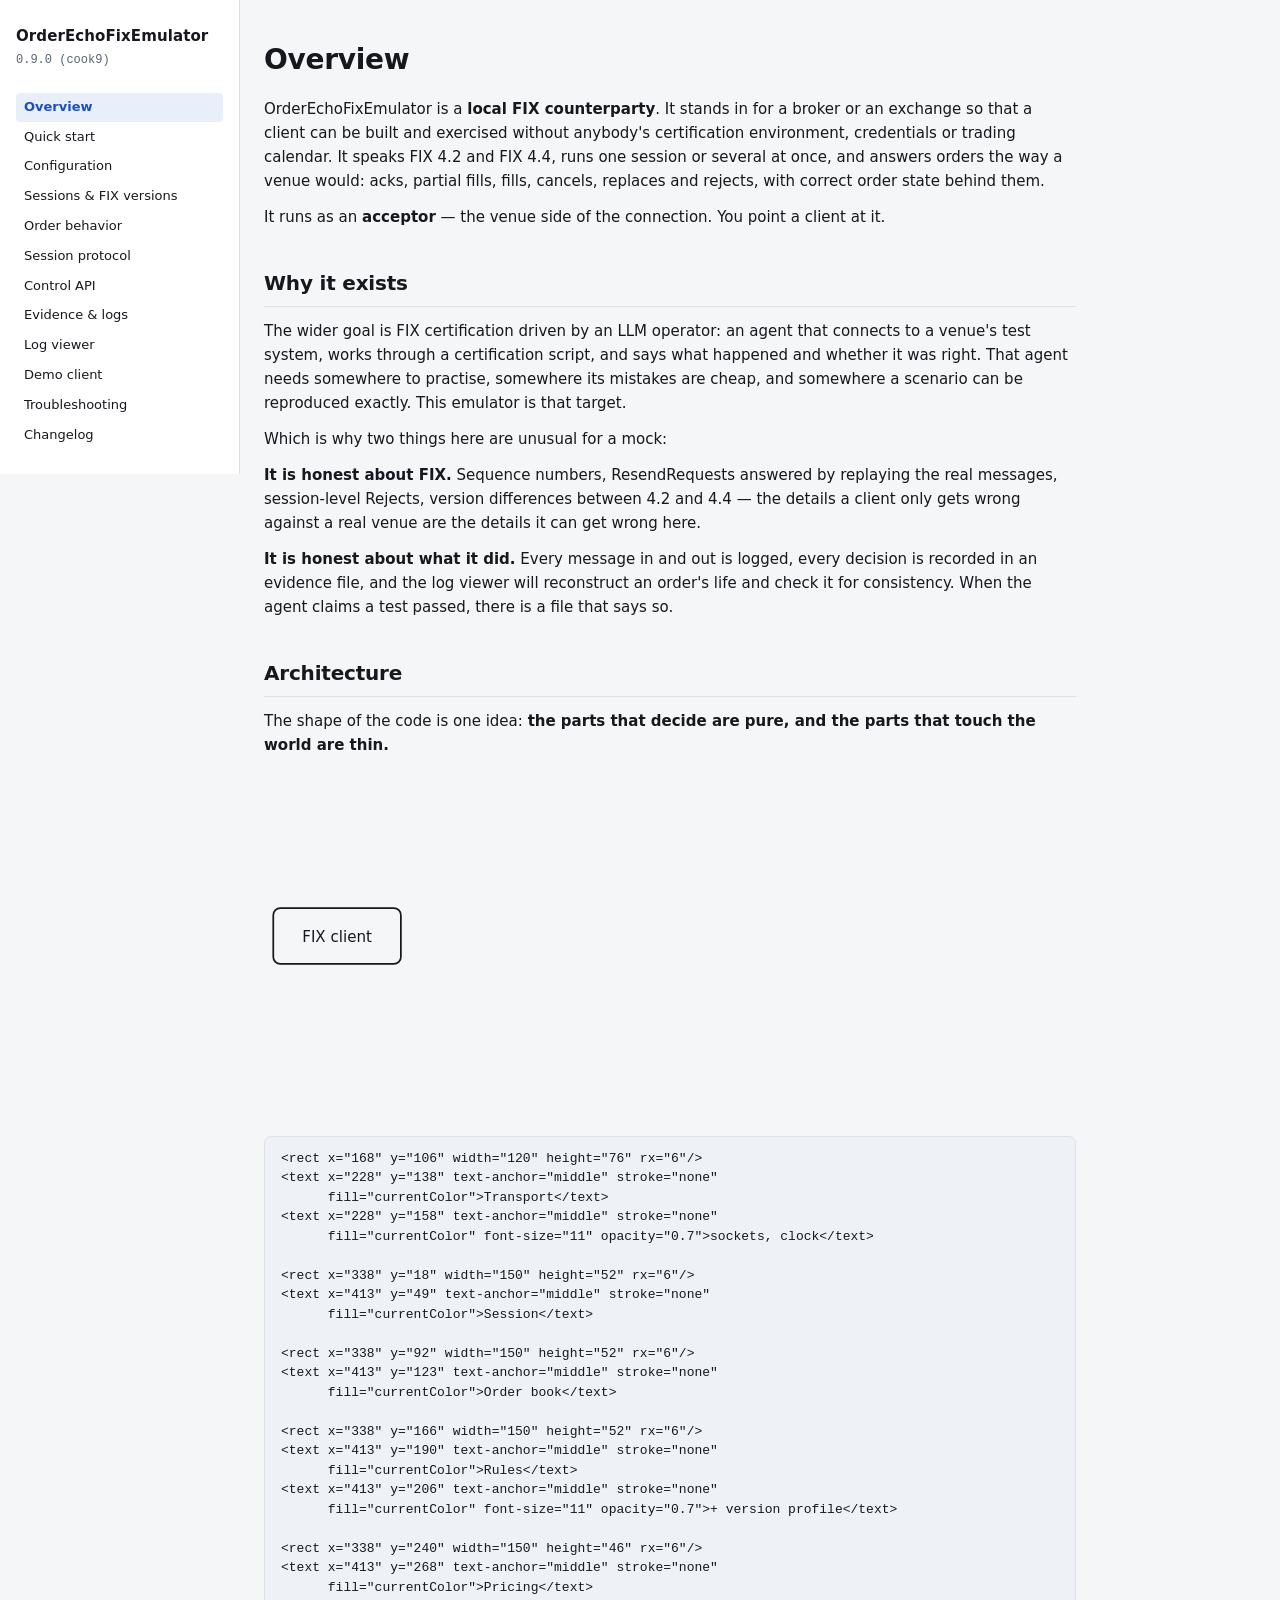
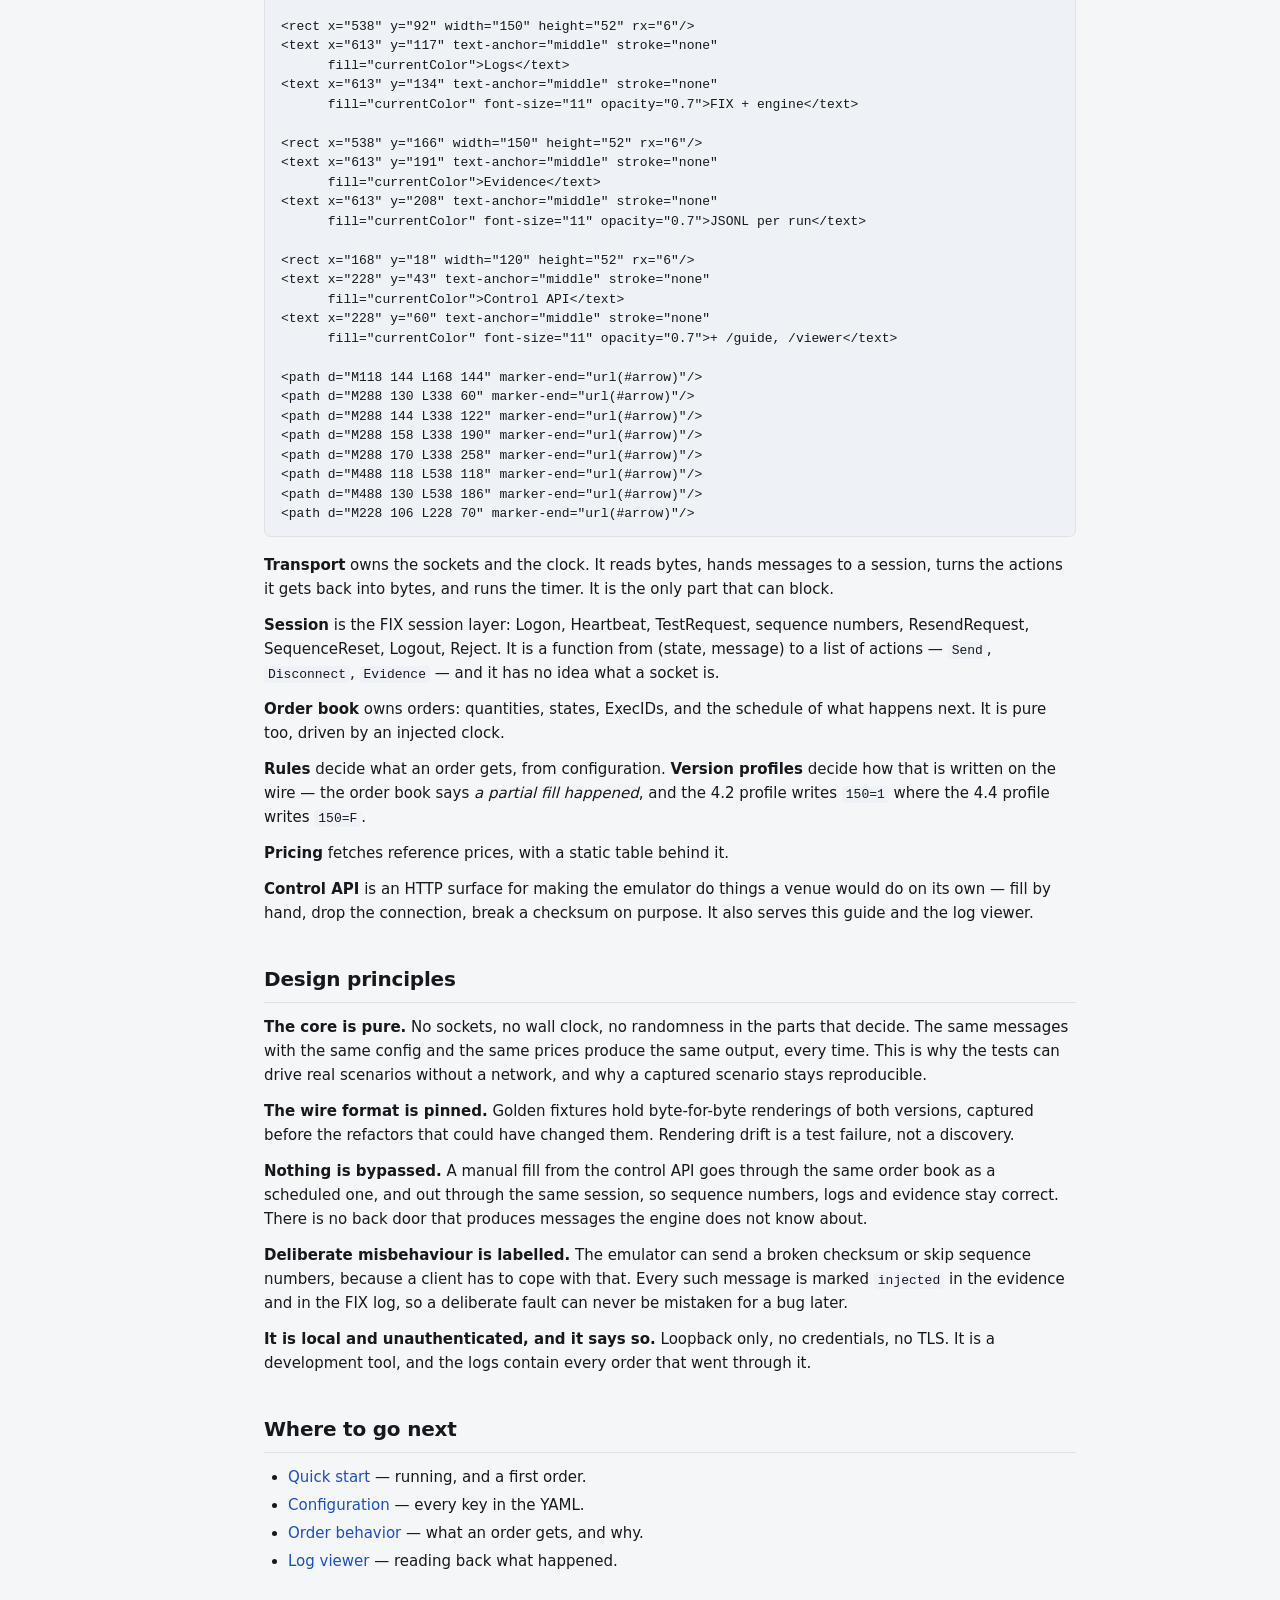
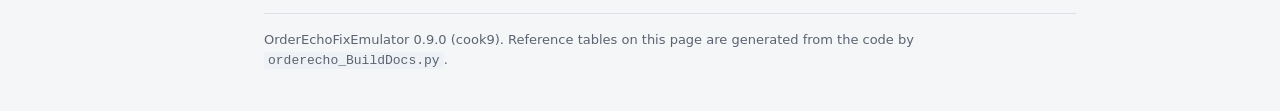
<file: docs/site/index.html>
<!doctype html>
<html lang="en">
<head>
<meta charset="utf-8">
<meta name="viewport" content="width=device-width, initial-scale=1">
<title>Overview - OrderEchoFixEmulator</title>
<link rel="stylesheet" href="assets/orderecho.css">
</head>
<body>
<div class="shell">
<aside class="sidebar">
<a class="brand" href="index.html">OrderEchoFixEmulator</a>
<span class="version">0.9.0 (cook9)</span>
<nav aria-label="Guide">
<ol>
<li><a href="index.html" aria-current="page">Overview</a></li>
<li><a href="quick-start.html">Quick start</a></li>
<li><a href="configuration.html">Configuration</a></li>
<li><a href="sessions.html">Sessions &amp; FIX versions</a></li>
<li><a href="order-behavior.html">Order behavior</a></li>
<li><a href="session-protocol.html">Session protocol</a></li>
<li><a href="control-api.html">Control API</a></li>
<li><a href="evidence-logs.html">Evidence &amp; logs</a></li>
<li><a href="log-viewer.html">Log viewer</a></li>
<li><a href="demo-client.html">Demo client</a></li>
<li><a href="troubleshooting.html">Troubleshooting</a></li>
<li><a href="changelog.html">Changelog</a></li>
</ol>
</nav>
</aside>
<main class="content">
<h1 id="overview">Overview</h1>
<p>OrderEchoFixEmulator is a <strong>local FIX counterparty</strong>. It stands in for a broker
or an exchange so that a client can be built and exercised without anybody's
certification environment, credentials or trading calendar. It speaks FIX 4.2
and FIX 4.4, runs one session or several at once, and answers orders the way a
venue would: acks, partial fills, fills, cancels, replaces and rejects, with
correct order state behind them.</p>
<p>It runs as an <strong>acceptor</strong> — the venue side of the connection. You point a
client at it.</p>
<h2 id="why-it-exists">Why it exists</h2>
<p>The wider goal is FIX certification driven by an LLM operator: an agent that
connects to a venue's test system, works through a certification script, and
says what happened and whether it was right. That agent needs somewhere to
practise, somewhere its mistakes are cheap, and somewhere a scenario can be
reproduced exactly. This emulator is that target.</p>
<p>Which is why two things here are unusual for a mock:</p>
<p><strong>It is honest about FIX.</strong> Sequence numbers, ResendRequests answered by
replaying the real messages, session-level Rejects, version differences between
4.2 and 4.4 — the details a client only gets wrong against a real venue are the
details it can get wrong here.</p>
<p><strong>It is honest about what it did.</strong> Every message in and out is logged, every
decision is recorded in an evidence file, and the log viewer will reconstruct
an order's life and check it for consistency. When the agent claims a test
passed, there is a file that says so.</p>
<h2 id="architecture">Architecture</h2>
<p>The shape of the code is one idea: <strong>the parts that decide are pure, and the
parts that touch the world are thin.</strong></p>
<p><svg viewBox="0 0 700 300" role="img" aria-label="Architecture: a client
connects to the transport, which drives pure session, order book and version
profile components, and writes logs and evidence."
     xmlns="http://www.w3.org/2000/svg"
     style="max-width:100%;height:auto;color:inherit">
  <g fill="none" stroke="currentColor" stroke-width="1.5"
     font-family="system-ui, sans-serif" font-size="13">
    <rect x="8" y="120" width="110" height="48" rx="6"/>
    <text x="63" y="149" text-anchor="middle" stroke="none"
          fill="currentColor">FIX client</text></p>
<pre><code>&lt;rect x="168" y="106" width="120" height="76" rx="6"/&gt;
&lt;text x="228" y="138" text-anchor="middle" stroke="none"
      fill="currentColor"&gt;Transport&lt;/text&gt;
&lt;text x="228" y="158" text-anchor="middle" stroke="none"
      fill="currentColor" font-size="11" opacity="0.7"&gt;sockets, clock&lt;/text&gt;

&lt;rect x="338" y="18" width="150" height="52" rx="6"/&gt;
&lt;text x="413" y="49" text-anchor="middle" stroke="none"
      fill="currentColor"&gt;Session&lt;/text&gt;

&lt;rect x="338" y="92" width="150" height="52" rx="6"/&gt;
&lt;text x="413" y="123" text-anchor="middle" stroke="none"
      fill="currentColor"&gt;Order book&lt;/text&gt;

&lt;rect x="338" y="166" width="150" height="52" rx="6"/&gt;
&lt;text x="413" y="190" text-anchor="middle" stroke="none"
      fill="currentColor"&gt;Rules&lt;/text&gt;
&lt;text x="413" y="206" text-anchor="middle" stroke="none"
      fill="currentColor" font-size="11" opacity="0.7"&gt;+ version profile&lt;/text&gt;

&lt;rect x="338" y="240" width="150" height="46" rx="6"/&gt;
&lt;text x="413" y="268" text-anchor="middle" stroke="none"
      fill="currentColor"&gt;Pricing&lt;/text&gt;

&lt;rect x="538" y="92" width="150" height="52" rx="6"/&gt;
&lt;text x="613" y="117" text-anchor="middle" stroke="none"
      fill="currentColor"&gt;Logs&lt;/text&gt;
&lt;text x="613" y="134" text-anchor="middle" stroke="none"
      fill="currentColor" font-size="11" opacity="0.7"&gt;FIX + engine&lt;/text&gt;

&lt;rect x="538" y="166" width="150" height="52" rx="6"/&gt;
&lt;text x="613" y="191" text-anchor="middle" stroke="none"
      fill="currentColor"&gt;Evidence&lt;/text&gt;
&lt;text x="613" y="208" text-anchor="middle" stroke="none"
      fill="currentColor" font-size="11" opacity="0.7"&gt;JSONL per run&lt;/text&gt;

&lt;rect x="168" y="18" width="120" height="52" rx="6"/&gt;
&lt;text x="228" y="43" text-anchor="middle" stroke="none"
      fill="currentColor"&gt;Control API&lt;/text&gt;
&lt;text x="228" y="60" text-anchor="middle" stroke="none"
      fill="currentColor" font-size="11" opacity="0.7"&gt;+ /guide, /viewer&lt;/text&gt;

&lt;path d="M118 144 L168 144" marker-end="url(#arrow)"/&gt;
&lt;path d="M288 130 L338 60" marker-end="url(#arrow)"/&gt;
&lt;path d="M288 144 L338 122" marker-end="url(#arrow)"/&gt;
&lt;path d="M288 158 L338 190" marker-end="url(#arrow)"/&gt;
&lt;path d="M288 170 L338 258" marker-end="url(#arrow)"/&gt;
&lt;path d="M488 118 L538 118" marker-end="url(#arrow)"/&gt;
&lt;path d="M488 130 L538 186" marker-end="url(#arrow)"/&gt;
&lt;path d="M228 106 L228 70" marker-end="url(#arrow)"/&gt;
</code></pre>
<p></g>
  <defs>
    <marker id="arrow" viewBox="0 0 10 10" refX="9" refY="5"
            markerWidth="6" markerHeight="6" orient="auto">
      <path d="M0 0 L10 5 L0 10 z" fill="currentColor"/>
    </marker>
  </defs>
</svg></p>
<p><strong>Transport</strong> owns the sockets and the clock. It reads bytes, hands messages to
a session, turns the actions it gets back into bytes, and runs the timer. It is
the only part that can block.</p>
<p><strong>Session</strong> is the FIX session layer: Logon, Heartbeat, TestRequest, sequence
numbers, ResendRequest, SequenceReset, Logout, Reject. It is a function from
(state, message) to a list of actions — <code>Send</code>, <code>Disconnect</code>, <code>Evidence</code> — and
it has no idea what a socket is.</p>
<p><strong>Order book</strong> owns orders: quantities, states, ExecIDs, and the schedule of
what happens next. It is pure too, driven by an injected clock.</p>
<p><strong>Rules</strong> decide what an order gets, from configuration. <strong>Version profiles</strong>
decide how that is written on the wire — the order book says <em>a partial fill
happened</em>, and the 4.2 profile writes <code>150=1</code> where the 4.4 profile writes
<code>150=F</code>.</p>
<p><strong>Pricing</strong> fetches reference prices, with a static table behind it.</p>
<p><strong>Control API</strong> is an HTTP surface for making the emulator do things a venue
would do on its own — fill by hand, drop the connection, break a checksum on
purpose. It also serves this guide and the log viewer.</p>
<h2 id="design-principles">Design principles</h2>
<p><strong>The core is pure.</strong> No sockets, no wall clock, no randomness in the parts
that decide. The same messages with the same config and the same prices produce
the same output, every time. This is why the tests can drive real scenarios
without a network, and why a captured scenario stays reproducible.</p>
<p><strong>The wire format is pinned.</strong> Golden fixtures hold byte-for-byte renderings of
both versions, captured before the refactors that could have changed them.
Rendering drift is a test failure, not a discovery.</p>
<p><strong>Nothing is bypassed.</strong> A manual fill from the control API goes through the
same order book as a scheduled one, and out through the same session, so
sequence numbers, logs and evidence stay correct. There is no back door that
produces messages the engine does not know about.</p>
<p><strong>Deliberate misbehaviour is labelled.</strong> The emulator can send a broken
checksum or skip sequence numbers, because a client has to cope with that. Every
such message is marked <code>injected</code> in the evidence and in the FIX log, so a
deliberate fault can never be mistaken for a bug later.</p>
<p><strong>It is local and unauthenticated, and it says so.</strong> Loopback only, no
credentials, no TLS. It is a development tool, and the logs contain every order
that went through it.</p>
<h2 id="where-to-go-next">Where to go next</h2>
<ul>
<li><a href="quick-start.html">Quick start</a> — running, and a first order.</li>
<li><a href="configuration.html">Configuration</a> — every key in the YAML.</li>
<li><a href="order-behavior.html">Order behavior</a> — what an order gets, and why.</li>
<li><a href="log-viewer.html">Log viewer</a> — reading back what happened.</li>
</ul>
<div class="footer">
OrderEchoFixEmulator 0.9.0 (cook9). Reference tables on this page are generated
from the code by <code>orderecho_BuildDocs.py</code>.
</div>
</main>
</div>
<script>
document.querySelectorAll("pre").forEach(function (pre) {
  var wrap = document.createElement("div");
  wrap.className = "codeblock";
  pre.parentNode.insertBefore(wrap, pre);
  wrap.appendChild(pre);
  var button = document.createElement("button");
  button.className = "copy";
  button.type = "button";
  button.textContent = "Copy";
  button.addEventListener("click", function () {
    var text = pre.innerText;
    var done = function () {
      button.textContent = "Copied";
      setTimeout(function () { button.textContent = "Copy"; }, 1200);
    };
    if (navigator.clipboard && navigator.clipboard.writeText) {
      navigator.clipboard.writeText(text).then(done, function () {});
      return;
    }
    var area = document.createElement("textarea");
    area.value = text;
    document.body.appendChild(area);
    area.select();
    try { document.execCommand("copy"); done(); } catch (e) {}
    document.body.removeChild(area);
  });
  wrap.appendChild(button);
});
</script>
</body>
</html>
</file>
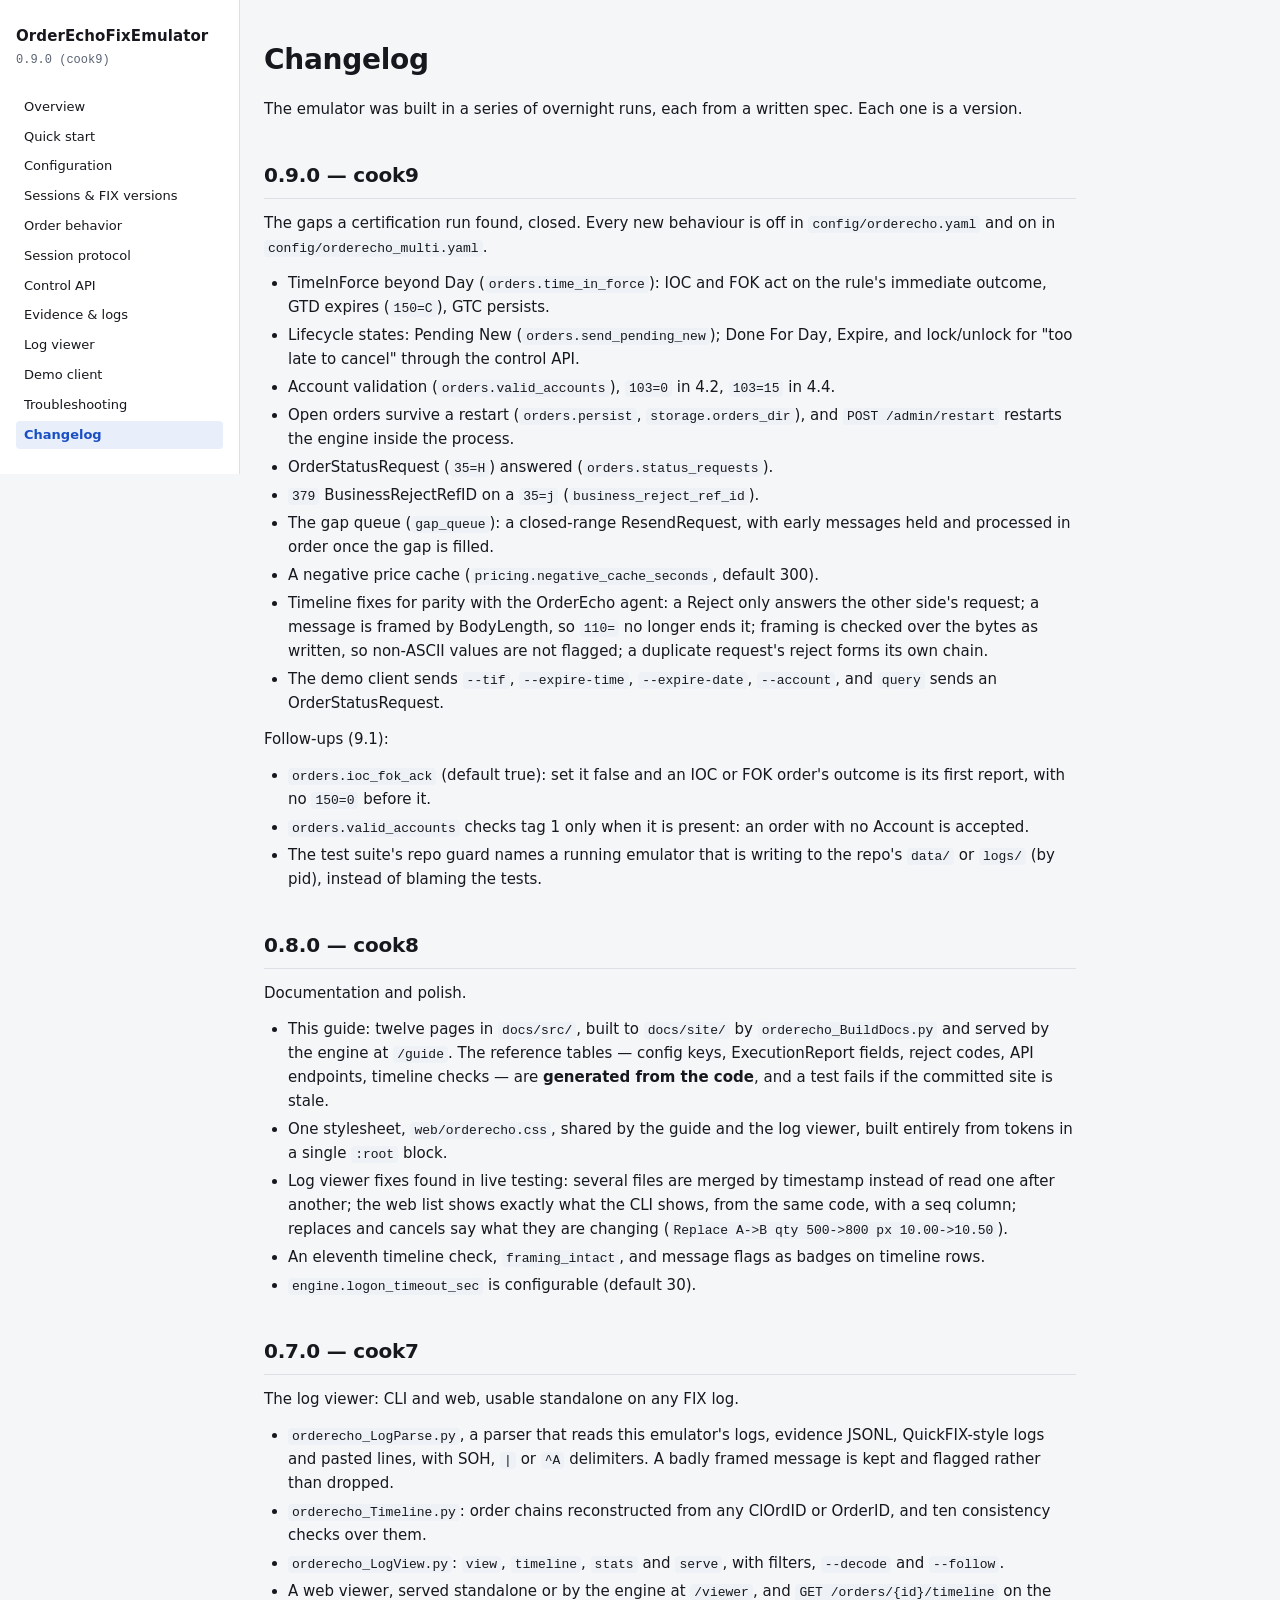
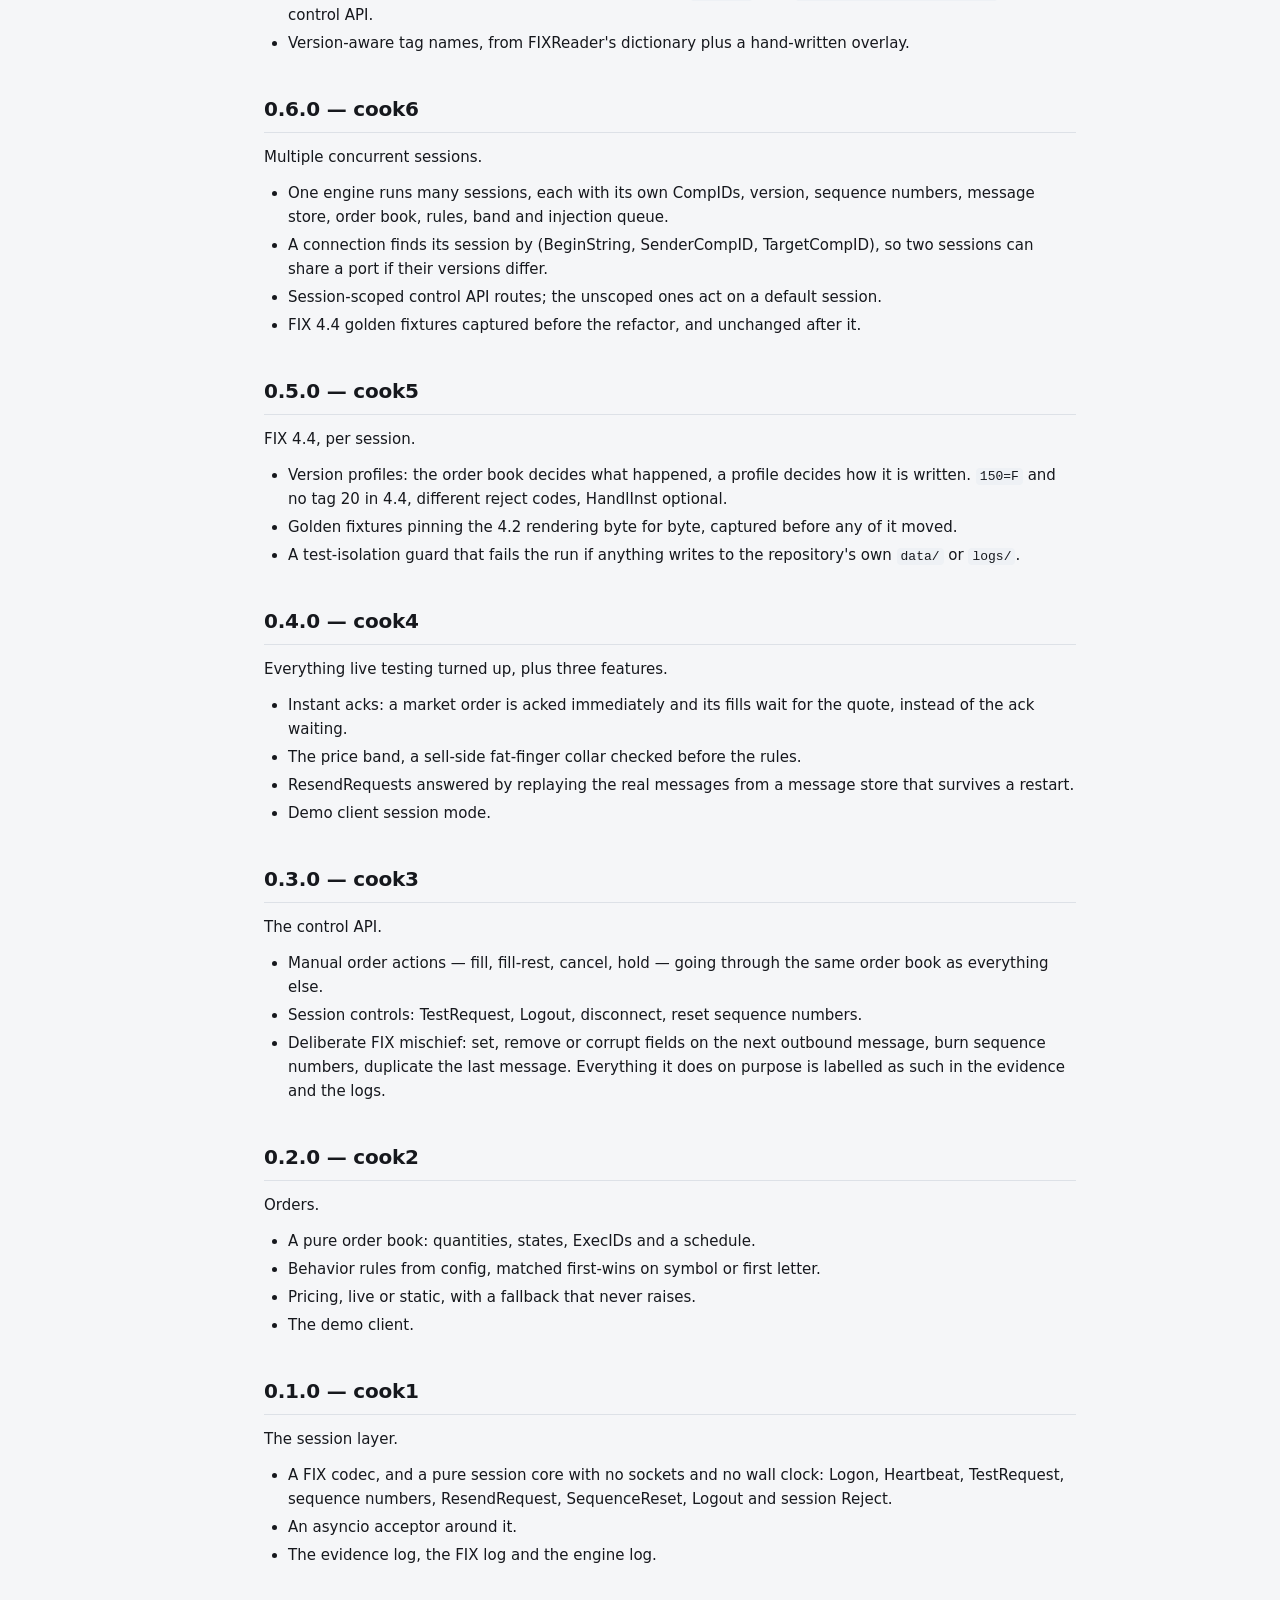
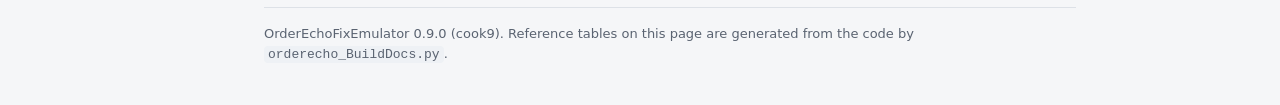
<file: docs/site/changelog.html>
<!doctype html>
<html lang="en">
<head>
<meta charset="utf-8">
<meta name="viewport" content="width=device-width, initial-scale=1">
<title>Changelog - OrderEchoFixEmulator</title>
<link rel="stylesheet" href="assets/orderecho.css">
</head>
<body>
<div class="shell">
<aside class="sidebar">
<a class="brand" href="index.html">OrderEchoFixEmulator</a>
<span class="version">0.9.0 (cook9)</span>
<nav aria-label="Guide">
<ol>
<li><a href="index.html">Overview</a></li>
<li><a href="quick-start.html">Quick start</a></li>
<li><a href="configuration.html">Configuration</a></li>
<li><a href="sessions.html">Sessions &amp; FIX versions</a></li>
<li><a href="order-behavior.html">Order behavior</a></li>
<li><a href="session-protocol.html">Session protocol</a></li>
<li><a href="control-api.html">Control API</a></li>
<li><a href="evidence-logs.html">Evidence &amp; logs</a></li>
<li><a href="log-viewer.html">Log viewer</a></li>
<li><a href="demo-client.html">Demo client</a></li>
<li><a href="troubleshooting.html">Troubleshooting</a></li>
<li><a href="changelog.html" aria-current="page">Changelog</a></li>
</ol>
</nav>
</aside>
<main class="content">
<h1 id="changelog">Changelog</h1>
<p>The emulator was built in a series of overnight runs, each from a written
spec. Each one is a version.</p>
<h2 id="090-cook9">0.9.0 — cook9</h2>
<p>The gaps a certification run found, closed. Every new behaviour is off in
<code>config/orderecho.yaml</code> and on in <code>config/orderecho_multi.yaml</code>.</p>
<ul>
<li>TimeInForce beyond Day (<code>orders.time_in_force</code>): IOC and FOK act on the
  rule's immediate outcome, GTD expires (<code>150=C</code>), GTC persists.</li>
<li>Lifecycle states: Pending New (<code>orders.send_pending_new</code>); Done For Day,
  Expire, and lock/unlock for "too late to cancel" through the control API.</li>
<li>Account validation (<code>orders.valid_accounts</code>), <code>103=0</code> in 4.2, <code>103=15</code> in
  4.4.</li>
<li>Open orders survive a restart (<code>orders.persist</code>, <code>storage.orders_dir</code>), and
  <code>POST /admin/restart</code> restarts the engine inside the process.</li>
<li>OrderStatusRequest (<code>35=H</code>) answered (<code>orders.status_requests</code>).</li>
<li><code>379</code> BusinessRejectRefID on a <code>35=j</code> (<code>business_reject_ref_id</code>).</li>
<li>The gap queue (<code>gap_queue</code>): a closed-range ResendRequest, with early
  messages held and processed in order once the gap is filled.</li>
<li>A negative price cache (<code>pricing.negative_cache_seconds</code>, default 300).</li>
<li>Timeline fixes for parity with the OrderEcho agent: a Reject only answers
  the other side's request; a message is framed by BodyLength, so <code>110=</code> no
  longer ends it; framing is checked over the bytes as written, so non-ASCII
  values are not flagged; a duplicate request's reject forms its own chain.</li>
<li>The demo client sends <code>--tif</code>, <code>--expire-time</code>, <code>--expire-date</code>, <code>--account</code>,
  and <code>query</code> sends an OrderStatusRequest.</li>
</ul>
<p>Follow-ups (9.1):</p>
<ul>
<li><code>orders.ioc_fok_ack</code> (default true): set it false and an IOC or FOK order's
  outcome is its first report, with no <code>150=0</code> before it.</li>
<li><code>orders.valid_accounts</code> checks tag 1 only when it is present: an order with
  no Account is accepted.</li>
<li>The test suite's repo guard names a running emulator that is writing to the
  repo's <code>data/</code> or <code>logs/</code> (by pid), instead of blaming the tests.</li>
</ul>
<h2 id="080-cook8">0.8.0 — cook8</h2>
<p>Documentation and polish.</p>
<ul>
<li>This guide: twelve pages in <code>docs/src/</code>, built to <code>docs/site/</code> by
  <code>orderecho_BuildDocs.py</code> and served by the engine at <code>/guide</code>. The reference
  tables — config keys, ExecutionReport fields, reject codes, API endpoints,
  timeline checks — are <strong>generated from the code</strong>, and a test fails if the
  committed site is stale.</li>
<li>One stylesheet, <code>web/orderecho.css</code>, shared by the guide and the log viewer,
  built entirely from tokens in a single <code>:root</code> block.</li>
<li>Log viewer fixes found in live testing: several files are merged by
  timestamp instead of read one after another; the web list shows exactly what
  the CLI shows, from the same code, with a seq column; replaces and cancels
  say what they are changing (<code>Replace A-&gt;B qty 500-&gt;800 px 10.00-&gt;10.50</code>).</li>
<li>An eleventh timeline check, <code>framing_intact</code>, and message flags as badges on
  timeline rows.</li>
<li><code>engine.logon_timeout_sec</code> is configurable (default 30).</li>
</ul>
<h2 id="070-cook7">0.7.0 — cook7</h2>
<p>The log viewer: CLI and web, usable standalone on any FIX log.</p>
<ul>
<li><code>orderecho_LogParse.py</code>, a parser that reads this emulator's logs, evidence
  JSONL, QuickFIX-style logs and pasted lines, with SOH, <code>|</code> or <code>^A</code>
  delimiters. A badly framed message is kept and flagged rather than dropped.</li>
<li><code>orderecho_Timeline.py</code>: order chains reconstructed from any ClOrdID or
  OrderID, and ten consistency checks over them.</li>
<li><code>orderecho_LogView.py</code>: <code>view</code>, <code>timeline</code>, <code>stats</code> and <code>serve</code>, with
  filters, <code>--decode</code> and <code>--follow</code>.</li>
<li>A web viewer, served standalone or by the engine at <code>/viewer</code>, and
  <code>GET /orders/{id}/timeline</code> on the control API.</li>
<li>Version-aware tag names, from FIXReader's dictionary plus a hand-written
  overlay.</li>
</ul>
<h2 id="060-cook6">0.6.0 — cook6</h2>
<p>Multiple concurrent sessions.</p>
<ul>
<li>One engine runs many sessions, each with its own CompIDs, version, sequence
  numbers, message store, order book, rules, band and injection queue.</li>
<li>A connection finds its session by (BeginString, SenderCompID,
  TargetCompID), so two sessions can share a port if their versions differ.</li>
<li>Session-scoped control API routes; the unscoped ones act on a default
  session.</li>
<li>FIX 4.4 golden fixtures captured before the refactor, and unchanged after it.</li>
</ul>
<h2 id="050-cook5">0.5.0 — cook5</h2>
<p>FIX 4.4, per session.</p>
<ul>
<li>Version profiles: the order book decides what happened, a profile decides how
  it is written. <code>150=F</code> and no tag 20 in 4.4, different reject codes, HandlInst
  optional.</li>
<li>Golden fixtures pinning the 4.2 rendering byte for byte, captured before any
  of it moved.</li>
<li>A test-isolation guard that fails the run if anything writes to the
  repository's own <code>data/</code> or <code>logs/</code>.</li>
</ul>
<h2 id="040-cook4">0.4.0 — cook4</h2>
<p>Everything live testing turned up, plus three features.</p>
<ul>
<li>Instant acks: a market order is acked immediately and its fills wait for the
  quote, instead of the ack waiting.</li>
<li>The price band, a sell-side fat-finger collar checked before the rules.</li>
<li>ResendRequests answered by replaying the real messages from a message store
  that survives a restart.</li>
<li>Demo client session mode.</li>
</ul>
<h2 id="030-cook3">0.3.0 — cook3</h2>
<p>The control API.</p>
<ul>
<li>Manual order actions — fill, fill-rest, cancel, hold — going through the same
  order book as everything else.</li>
<li>Session controls: TestRequest, Logout, disconnect, reset sequence numbers.</li>
<li>Deliberate FIX mischief: set, remove or corrupt fields on the next outbound
  message, burn sequence numbers, duplicate the last message. Everything it
  does on purpose is labelled as such in the evidence and the logs.</li>
</ul>
<h2 id="020-cook2">0.2.0 — cook2</h2>
<p>Orders.</p>
<ul>
<li>A pure order book: quantities, states, ExecIDs and a schedule.</li>
<li>Behavior rules from config, matched first-wins on symbol or first letter.</li>
<li>Pricing, live or static, with a fallback that never raises.</li>
<li>The demo client.</li>
</ul>
<h2 id="010-cook1">0.1.0 — cook1</h2>
<p>The session layer.</p>
<ul>
<li>A FIX codec, and a pure session core with no sockets and no wall clock:
  Logon, Heartbeat, TestRequest, sequence numbers, ResendRequest,
  SequenceReset, Logout and session Reject.</li>
<li>An asyncio acceptor around it.</li>
<li>The evidence log, the FIX log and the engine log.</li>
</ul>
<div class="footer">
OrderEchoFixEmulator 0.9.0 (cook9). Reference tables on this page are generated
from the code by <code>orderecho_BuildDocs.py</code>.
</div>
</main>
</div>
<script>
document.querySelectorAll("pre").forEach(function (pre) {
  var wrap = document.createElement("div");
  wrap.className = "codeblock";
  pre.parentNode.insertBefore(wrap, pre);
  wrap.appendChild(pre);
  var button = document.createElement("button");
  button.className = "copy";
  button.type = "button";
  button.textContent = "Copy";
  button.addEventListener("click", function () {
    var text = pre.innerText;
    var done = function () {
      button.textContent = "Copied";
      setTimeout(function () { button.textContent = "Copy"; }, 1200);
    };
    if (navigator.clipboard && navigator.clipboard.writeText) {
      navigator.clipboard.writeText(text).then(done, function () {});
      return;
    }
    var area = document.createElement("textarea");
    area.value = text;
    document.body.appendChild(area);
    area.select();
    try { document.execCommand("copy"); done(); } catch (e) {}
    document.body.removeChild(area);
  });
  wrap.appendChild(button);
});
</script>
</body>
</html>
</file>
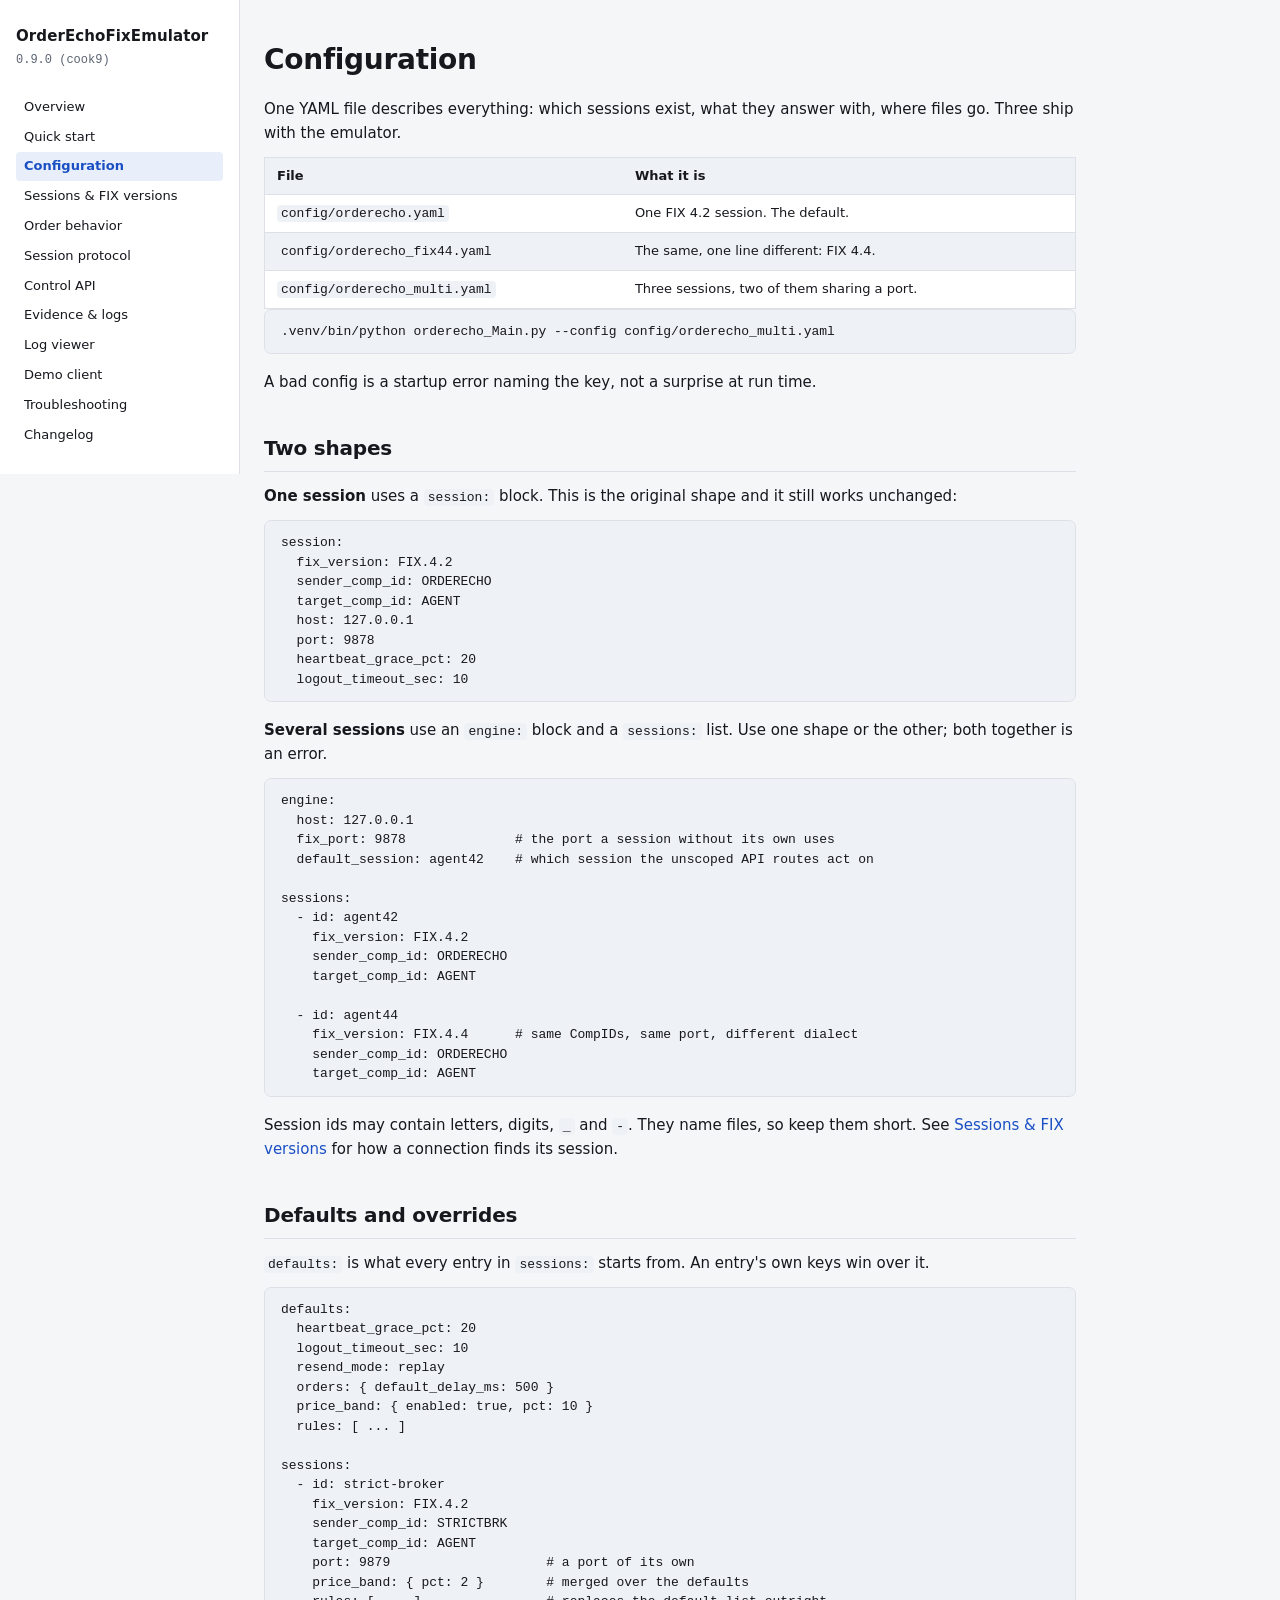
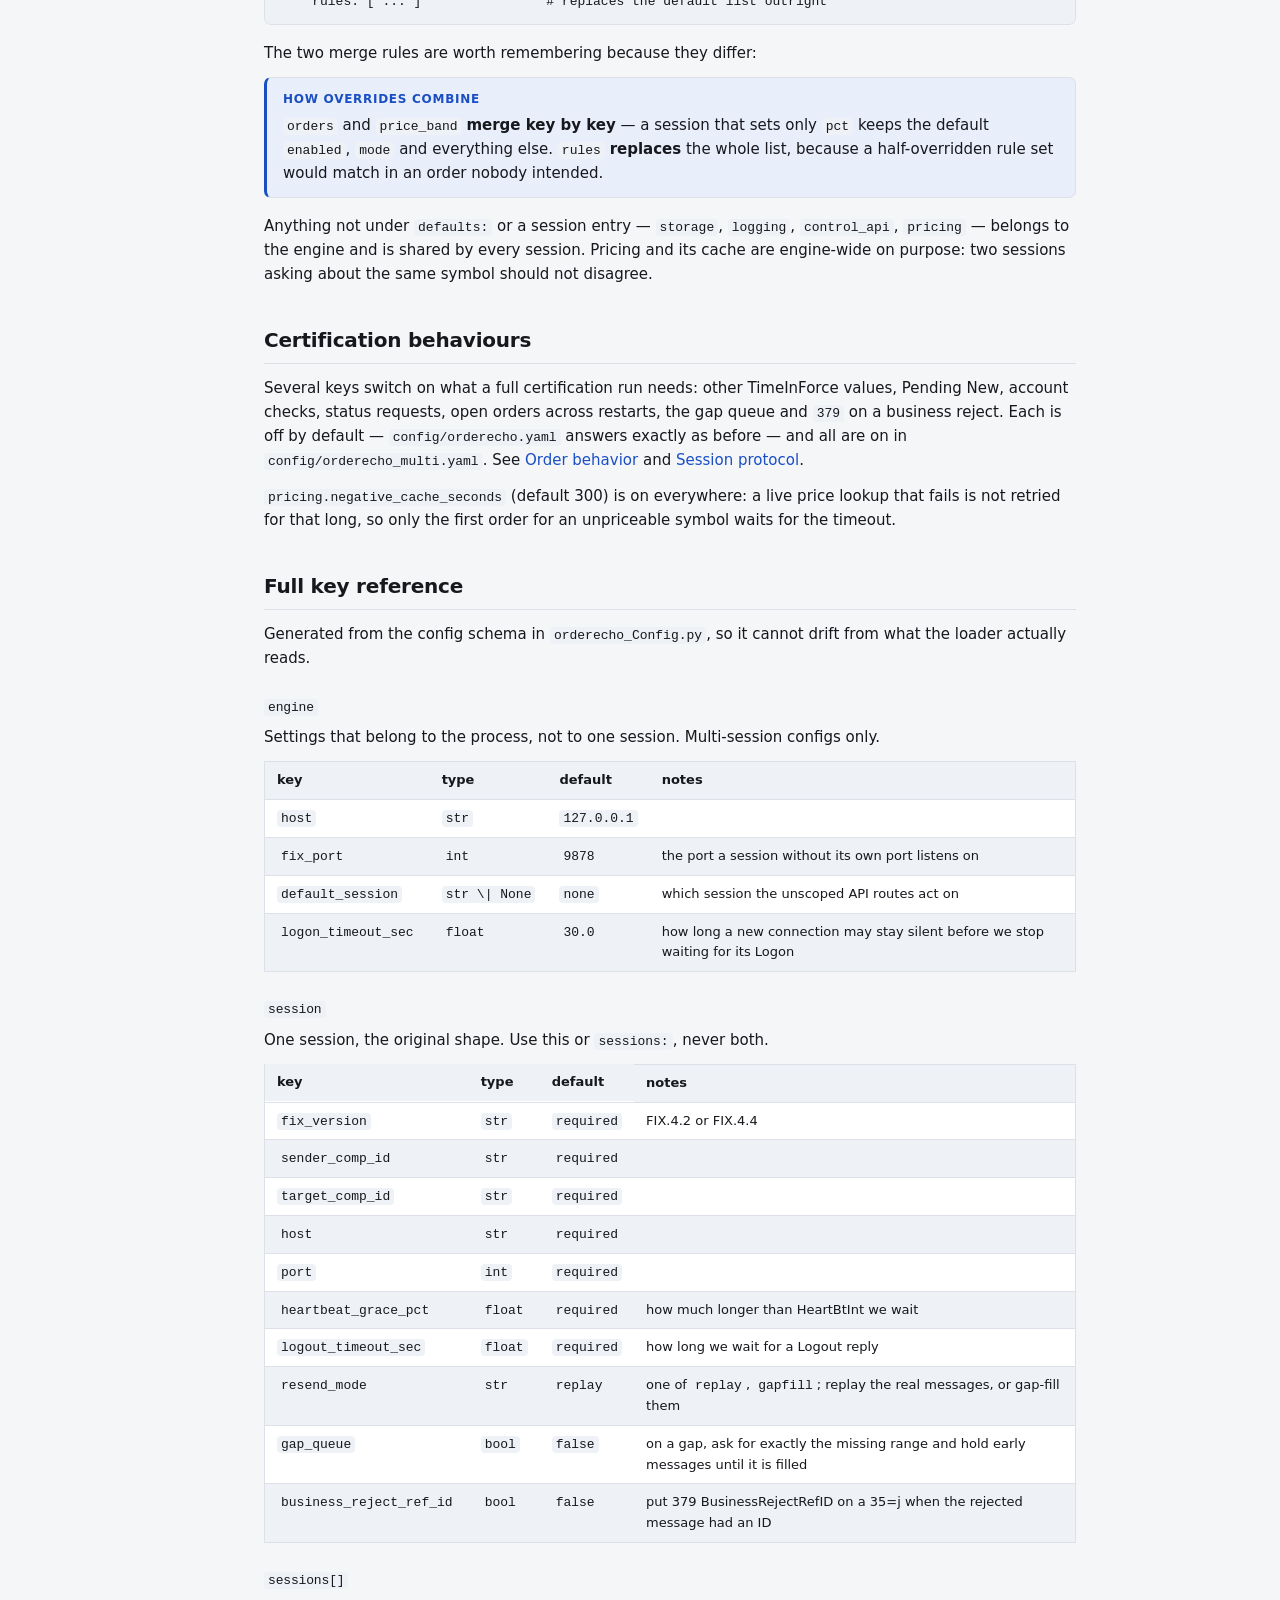
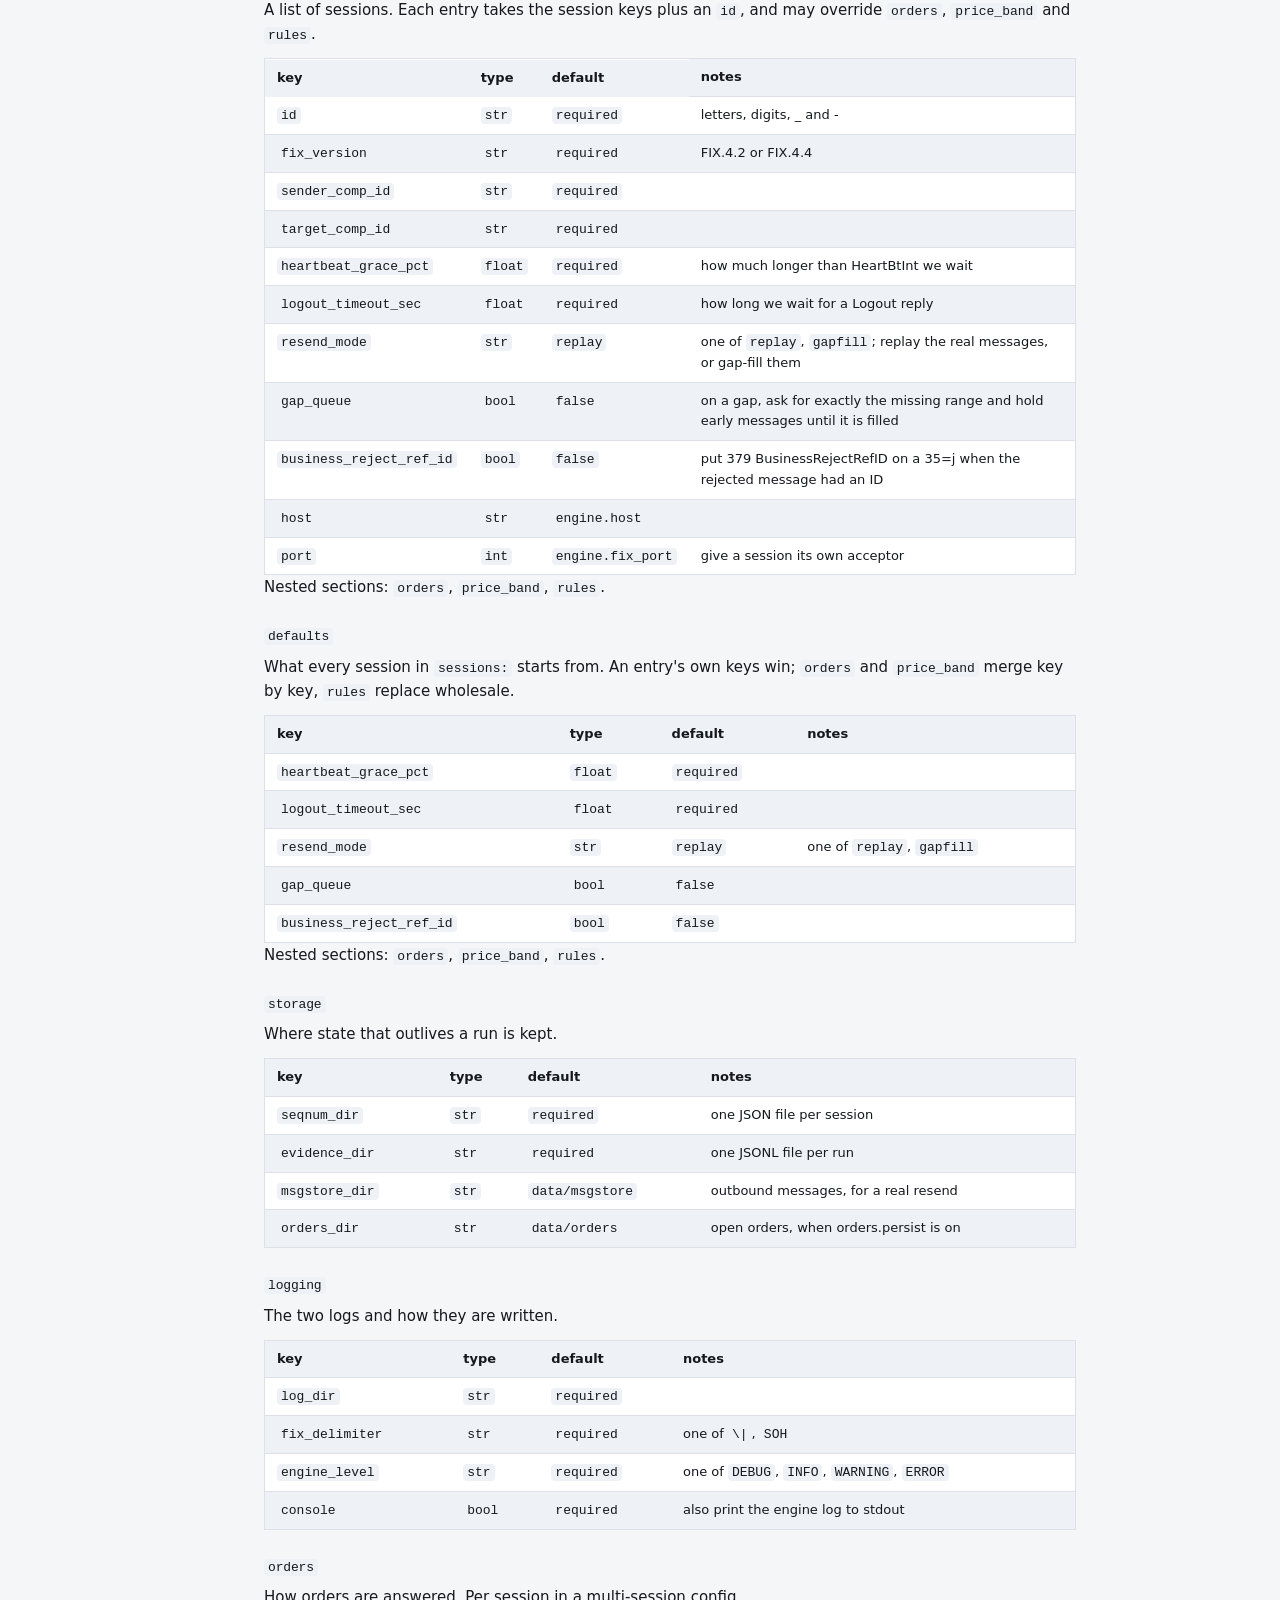
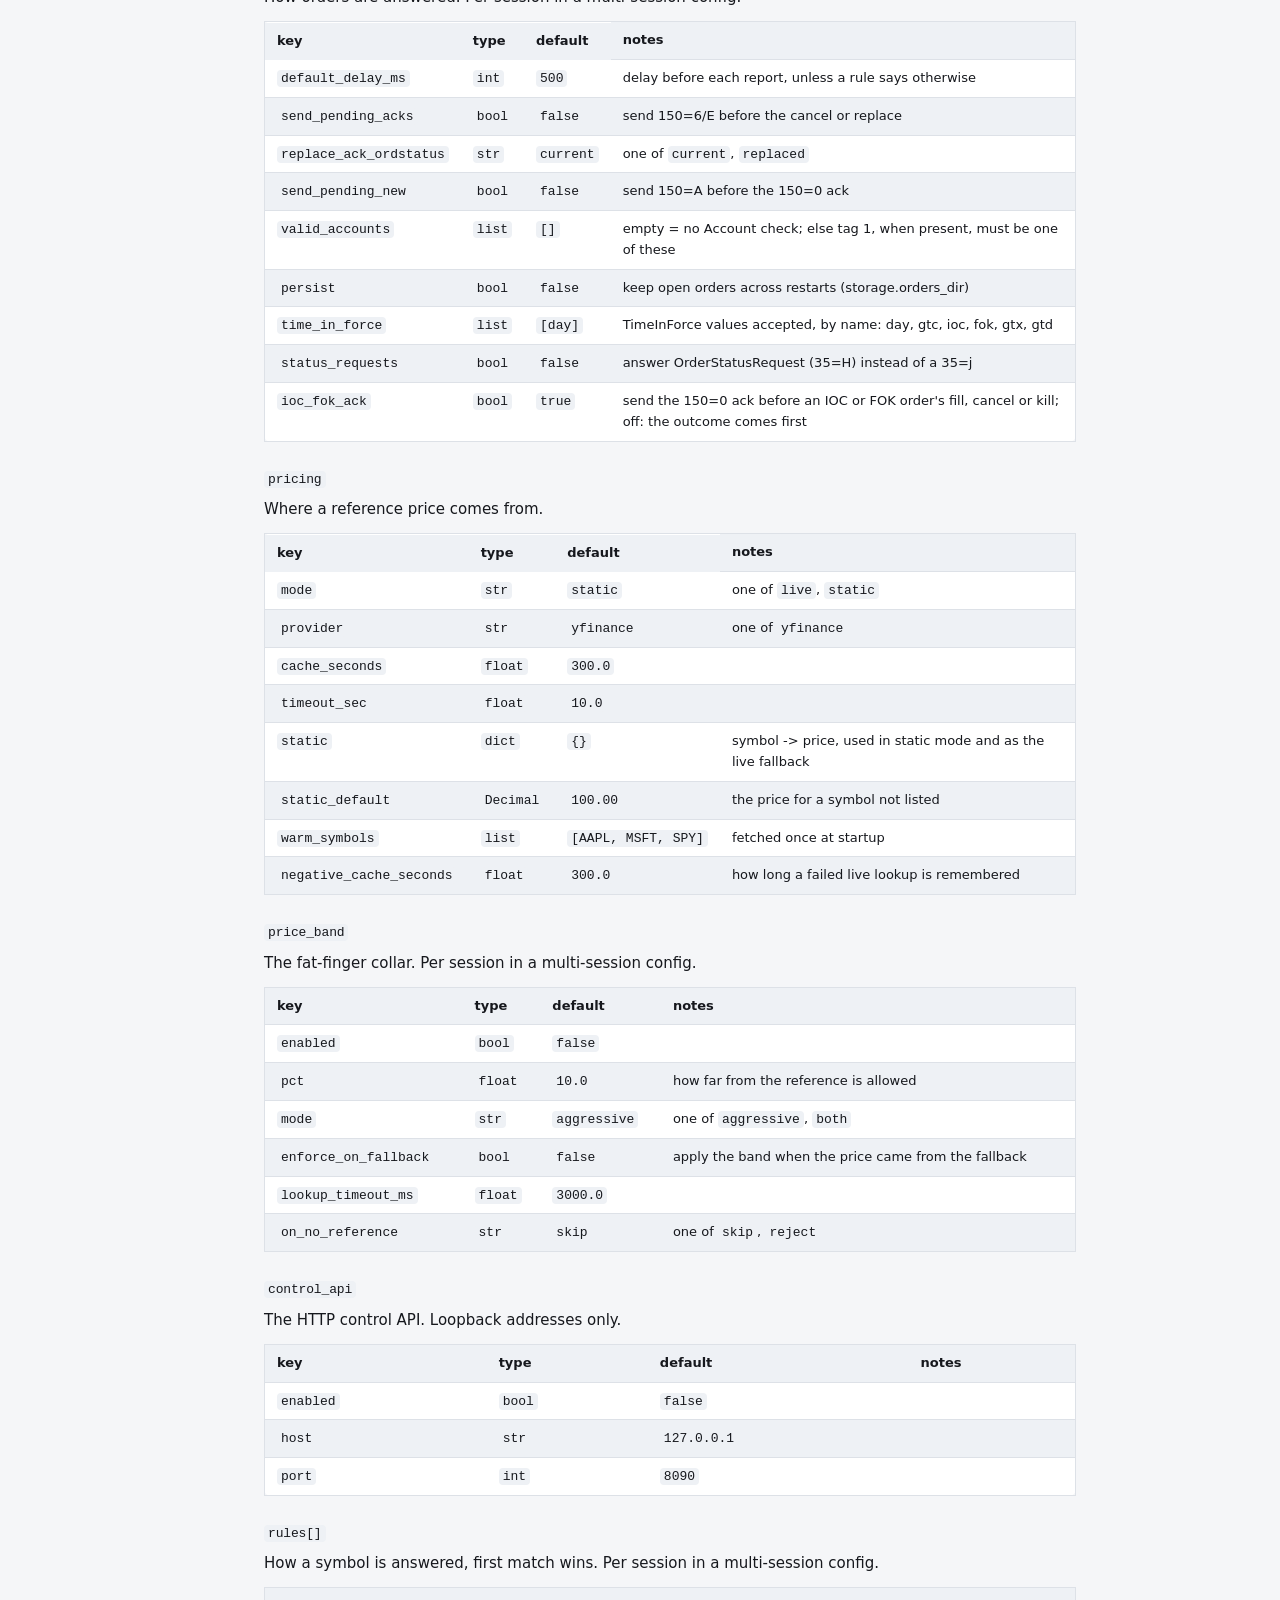
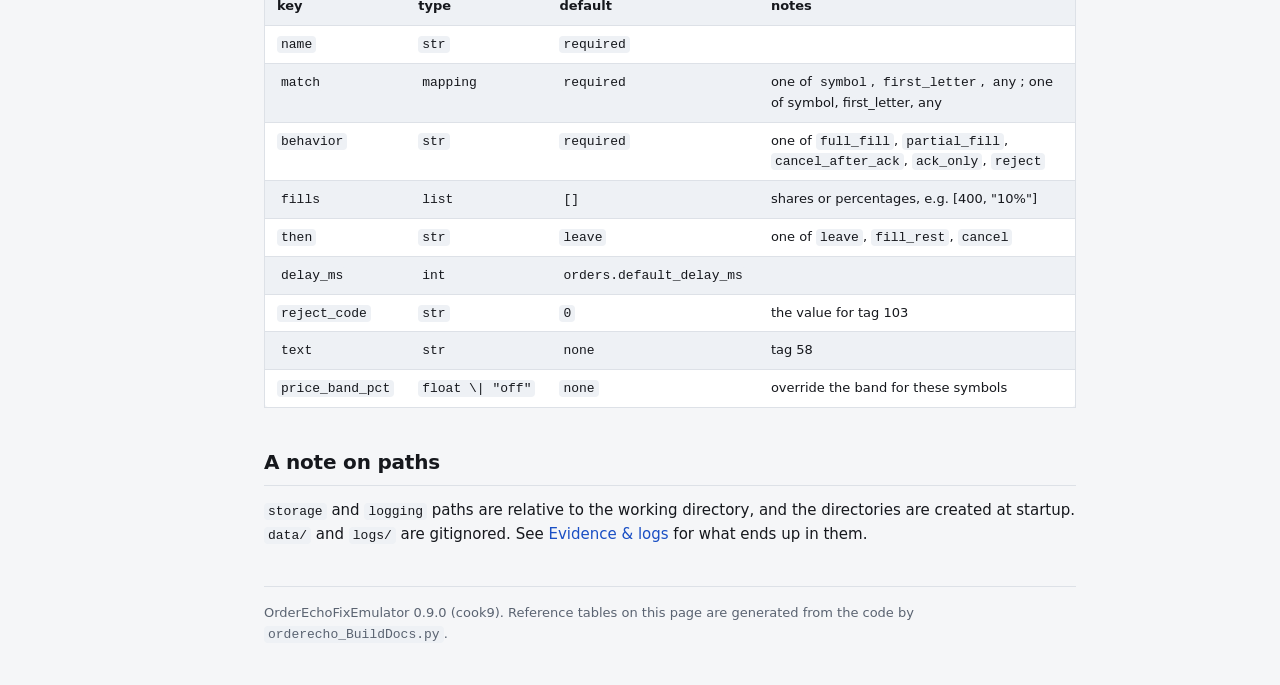
<file: docs/site/configuration.html>
<!doctype html>
<html lang="en">
<head>
<meta charset="utf-8">
<meta name="viewport" content="width=device-width, initial-scale=1">
<title>Configuration - OrderEchoFixEmulator</title>
<link rel="stylesheet" href="assets/orderecho.css">
</head>
<body>
<div class="shell">
<aside class="sidebar">
<a class="brand" href="index.html">OrderEchoFixEmulator</a>
<span class="version">0.9.0 (cook9)</span>
<nav aria-label="Guide">
<ol>
<li><a href="index.html">Overview</a></li>
<li><a href="quick-start.html">Quick start</a></li>
<li><a href="configuration.html" aria-current="page">Configuration</a></li>
<li><a href="sessions.html">Sessions &amp; FIX versions</a></li>
<li><a href="order-behavior.html">Order behavior</a></li>
<li><a href="session-protocol.html">Session protocol</a></li>
<li><a href="control-api.html">Control API</a></li>
<li><a href="evidence-logs.html">Evidence &amp; logs</a></li>
<li><a href="log-viewer.html">Log viewer</a></li>
<li><a href="demo-client.html">Demo client</a></li>
<li><a href="troubleshooting.html">Troubleshooting</a></li>
<li><a href="changelog.html">Changelog</a></li>
</ol>
</nav>
</aside>
<main class="content">
<h1 id="configuration">Configuration</h1>
<p>One YAML file describes everything: which sessions exist, what they answer
with, where files go. Three ship with the emulator.</p>
<table>
<thead>
<tr>
<th>File</th>
<th>What it is</th>
</tr>
</thead>
<tbody>
<tr>
<td><code>config/orderecho.yaml</code></td>
<td>One FIX 4.2 session. The default.</td>
</tr>
<tr>
<td><code>config/orderecho_fix44.yaml</code></td>
<td>The same, one line different: FIX 4.4.</td>
</tr>
<tr>
<td><code>config/orderecho_multi.yaml</code></td>
<td>Three sessions, two of them sharing a port.</td>
</tr>
</tbody>
</table>
<pre><code class="language-sh">.venv/bin/python orderecho_Main.py --config config/orderecho_multi.yaml
</code></pre>
<p>A bad config is a startup error naming the key, not a surprise at run time.</p>
<h2 id="two-shapes">Two shapes</h2>
<p><strong>One session</strong> uses a <code>session:</code> block. This is the original shape and it still
works unchanged:</p>
<pre><code class="language-yaml">session:
  fix_version: FIX.4.2
  sender_comp_id: ORDERECHO
  target_comp_id: AGENT
  host: 127.0.0.1
  port: 9878
  heartbeat_grace_pct: 20
  logout_timeout_sec: 10
</code></pre>
<p><strong>Several sessions</strong> use an <code>engine:</code> block and a <code>sessions:</code> list. Use one
shape or the other; both together is an error.</p>
<pre><code class="language-yaml">engine:
  host: 127.0.0.1
  fix_port: 9878              # the port a session without its own uses
  default_session: agent42    # which session the unscoped API routes act on

sessions:
  - id: agent42
    fix_version: FIX.4.2
    sender_comp_id: ORDERECHO
    target_comp_id: AGENT

  - id: agent44
    fix_version: FIX.4.4      # same CompIDs, same port, different dialect
    sender_comp_id: ORDERECHO
    target_comp_id: AGENT
</code></pre>
<p>Session ids may contain letters, digits, <code>_</code> and <code>-</code>. They name files, so keep
them short. See <a href="sessions.html">Sessions &amp; FIX versions</a> for how a connection
finds its session.</p>
<h2 id="defaults-and-overrides">Defaults and overrides</h2>
<p><code>defaults:</code> is what every entry in <code>sessions:</code> starts from. An entry's own keys
win over it.</p>
<pre><code class="language-yaml">defaults:
  heartbeat_grace_pct: 20
  logout_timeout_sec: 10
  resend_mode: replay
  orders: { default_delay_ms: 500 }
  price_band: { enabled: true, pct: 10 }
  rules: [ ... ]

sessions:
  - id: strict-broker
    fix_version: FIX.4.2
    sender_comp_id: STRICTBRK
    target_comp_id: AGENT
    port: 9879                    # a port of its own
    price_band: { pct: 2 }        # merged over the defaults
    rules: [ ... ]                # replaces the default list outright
</code></pre>
<p>The two merge rules are worth remembering because they differ:</p>
<div class="callout note">
<p><span class="label">How overrides combine</span>
<code>orders</code> and <code>price_band</code> <strong>merge key by key</strong> — a session that sets only
<code>pct</code> keeps the default <code>enabled</code>, <code>mode</code> and everything else. <code>rules</code>
<strong>replaces</strong> the whole list, because a half-overridden rule set would match in
an order nobody intended.</p>
</div>
<p>Anything not under <code>defaults:</code> or a session entry — <code>storage</code>, <code>logging</code>,
<code>control_api</code>, <code>pricing</code> — belongs to the engine and is shared by every session.
Pricing and its cache are engine-wide on purpose: two sessions asking about the
same symbol should not disagree.</p>
<h2 id="certification-behaviours">Certification behaviours</h2>
<p>Several keys switch on what a full certification run needs: other
TimeInForce values, Pending New, account checks, status requests, open orders
across restarts, the gap queue and <code>379</code> on a business reject. Each is off by
default — <code>config/orderecho.yaml</code> answers exactly as before — and all are on
in <code>config/orderecho_multi.yaml</code>. See
<a href="order-behavior.html#certification-behaviours">Order behavior</a> and
<a href="session-protocol.html#the-gap-queue">Session protocol</a>.</p>
<p><code>pricing.negative_cache_seconds</code> (default 300) is on everywhere: a live price
lookup that fails is not retried for that long, so only the first order for an
unpriceable symbol waits for the timeout.</p>
<h2 id="full-key-reference">Full key reference</h2>
<p>Generated from the config schema in <code>orderecho_Config.py</code>, so it cannot drift
from what the loader actually reads.</p>
<h3 id="engine"><code>engine</code></h3>
<p>Settings that belong to the process, not to one session. Multi-session configs only.</p>
<table>
<thead>
<tr>
<th>key</th>
<th>type</th>
<th>default</th>
<th>notes</th>
</tr>
</thead>
<tbody>
<tr>
<td><code>host</code></td>
<td><code>str</code></td>
<td><code>127.0.0.1</code></td>
<td></td>
</tr>
<tr>
<td><code>fix_port</code></td>
<td><code>int</code></td>
<td><code>9878</code></td>
<td>the port a session without its own port listens on</td>
</tr>
<tr>
<td><code>default_session</code></td>
<td><code>str \| None</code></td>
<td><code>none</code></td>
<td>which session the unscoped API routes act on</td>
</tr>
<tr>
<td><code>logon_timeout_sec</code></td>
<td><code>float</code></td>
<td><code>30.0</code></td>
<td>how long a new connection may stay silent before we stop waiting for its Logon</td>
</tr>
</tbody>
</table>
<h3 id="session"><code>session</code></h3>
<p>One session, the original shape. Use this or <code>sessions:</code>, never both.</p>
<table>
<thead>
<tr>
<th>key</th>
<th>type</th>
<th>default</th>
<th>notes</th>
</tr>
</thead>
<tbody>
<tr>
<td><code>fix_version</code></td>
<td><code>str</code></td>
<td><code>required</code></td>
<td>FIX.4.2 or FIX.4.4</td>
</tr>
<tr>
<td><code>sender_comp_id</code></td>
<td><code>str</code></td>
<td><code>required</code></td>
<td></td>
</tr>
<tr>
<td><code>target_comp_id</code></td>
<td><code>str</code></td>
<td><code>required</code></td>
<td></td>
</tr>
<tr>
<td><code>host</code></td>
<td><code>str</code></td>
<td><code>required</code></td>
<td></td>
</tr>
<tr>
<td><code>port</code></td>
<td><code>int</code></td>
<td><code>required</code></td>
<td></td>
</tr>
<tr>
<td><code>heartbeat_grace_pct</code></td>
<td><code>float</code></td>
<td><code>required</code></td>
<td>how much longer than HeartBtInt we wait</td>
</tr>
<tr>
<td><code>logout_timeout_sec</code></td>
<td><code>float</code></td>
<td><code>required</code></td>
<td>how long we wait for a Logout reply</td>
</tr>
<tr>
<td><code>resend_mode</code></td>
<td><code>str</code></td>
<td><code>replay</code></td>
<td>one of <code>replay</code>, <code>gapfill</code>; replay the real messages, or gap-fill them</td>
</tr>
<tr>
<td><code>gap_queue</code></td>
<td><code>bool</code></td>
<td><code>false</code></td>
<td>on a gap, ask for exactly the missing range and hold early messages until it is filled</td>
</tr>
<tr>
<td><code>business_reject_ref_id</code></td>
<td><code>bool</code></td>
<td><code>false</code></td>
<td>put 379 BusinessRejectRefID on a 35=j when the rejected message had an ID</td>
</tr>
</tbody>
</table>
<h3 id="sessions"><code>sessions[]</code></h3>
<p>A list of sessions. Each entry takes the session keys plus an <code>id</code>, and may override <code>orders</code>, <code>price_band</code> and <code>rules</code>.</p>
<table>
<thead>
<tr>
<th>key</th>
<th>type</th>
<th>default</th>
<th>notes</th>
</tr>
</thead>
<tbody>
<tr>
<td><code>id</code></td>
<td><code>str</code></td>
<td><code>required</code></td>
<td>letters, digits, _ and -</td>
</tr>
<tr>
<td><code>fix_version</code></td>
<td><code>str</code></td>
<td><code>required</code></td>
<td>FIX.4.2 or FIX.4.4</td>
</tr>
<tr>
<td><code>sender_comp_id</code></td>
<td><code>str</code></td>
<td><code>required</code></td>
<td></td>
</tr>
<tr>
<td><code>target_comp_id</code></td>
<td><code>str</code></td>
<td><code>required</code></td>
<td></td>
</tr>
<tr>
<td><code>heartbeat_grace_pct</code></td>
<td><code>float</code></td>
<td><code>required</code></td>
<td>how much longer than HeartBtInt we wait</td>
</tr>
<tr>
<td><code>logout_timeout_sec</code></td>
<td><code>float</code></td>
<td><code>required</code></td>
<td>how long we wait for a Logout reply</td>
</tr>
<tr>
<td><code>resend_mode</code></td>
<td><code>str</code></td>
<td><code>replay</code></td>
<td>one of <code>replay</code>, <code>gapfill</code>; replay the real messages, or gap-fill them</td>
</tr>
<tr>
<td><code>gap_queue</code></td>
<td><code>bool</code></td>
<td><code>false</code></td>
<td>on a gap, ask for exactly the missing range and hold early messages until it is filled</td>
</tr>
<tr>
<td><code>business_reject_ref_id</code></td>
<td><code>bool</code></td>
<td><code>false</code></td>
<td>put 379 BusinessRejectRefID on a 35=j when the rejected message had an ID</td>
</tr>
<tr>
<td><code>host</code></td>
<td><code>str</code></td>
<td><code>engine.host</code></td>
<td></td>
</tr>
<tr>
<td><code>port</code></td>
<td><code>int</code></td>
<td><code>engine.fix_port</code></td>
<td>give a session its own acceptor</td>
</tr>
</tbody>
</table>
<p>Nested sections: <code>orders</code>, <code>price_band</code>, <code>rules</code>.</p>
<h3 id="defaults"><code>defaults</code></h3>
<p>What every session in <code>sessions:</code> starts from. An entry's own keys win; <code>orders</code> and <code>price_band</code> merge key by key, <code>rules</code> replace wholesale.</p>
<table>
<thead>
<tr>
<th>key</th>
<th>type</th>
<th>default</th>
<th>notes</th>
</tr>
</thead>
<tbody>
<tr>
<td><code>heartbeat_grace_pct</code></td>
<td><code>float</code></td>
<td><code>required</code></td>
<td></td>
</tr>
<tr>
<td><code>logout_timeout_sec</code></td>
<td><code>float</code></td>
<td><code>required</code></td>
<td></td>
</tr>
<tr>
<td><code>resend_mode</code></td>
<td><code>str</code></td>
<td><code>replay</code></td>
<td>one of <code>replay</code>, <code>gapfill</code></td>
</tr>
<tr>
<td><code>gap_queue</code></td>
<td><code>bool</code></td>
<td><code>false</code></td>
<td></td>
</tr>
<tr>
<td><code>business_reject_ref_id</code></td>
<td><code>bool</code></td>
<td><code>false</code></td>
<td></td>
</tr>
</tbody>
</table>
<p>Nested sections: <code>orders</code>, <code>price_band</code>, <code>rules</code>.</p>
<h3 id="storage"><code>storage</code></h3>
<p>Where state that outlives a run is kept.</p>
<table>
<thead>
<tr>
<th>key</th>
<th>type</th>
<th>default</th>
<th>notes</th>
</tr>
</thead>
<tbody>
<tr>
<td><code>seqnum_dir</code></td>
<td><code>str</code></td>
<td><code>required</code></td>
<td>one JSON file per session</td>
</tr>
<tr>
<td><code>evidence_dir</code></td>
<td><code>str</code></td>
<td><code>required</code></td>
<td>one JSONL file per run</td>
</tr>
<tr>
<td><code>msgstore_dir</code></td>
<td><code>str</code></td>
<td><code>data/msgstore</code></td>
<td>outbound messages, for a real resend</td>
</tr>
<tr>
<td><code>orders_dir</code></td>
<td><code>str</code></td>
<td><code>data/orders</code></td>
<td>open orders, when orders.persist is on</td>
</tr>
</tbody>
</table>
<h3 id="logging"><code>logging</code></h3>
<p>The two logs and how they are written.</p>
<table>
<thead>
<tr>
<th>key</th>
<th>type</th>
<th>default</th>
<th>notes</th>
</tr>
</thead>
<tbody>
<tr>
<td><code>log_dir</code></td>
<td><code>str</code></td>
<td><code>required</code></td>
<td></td>
</tr>
<tr>
<td><code>fix_delimiter</code></td>
<td><code>str</code></td>
<td><code>required</code></td>
<td>one of <code>\|</code>, <code>SOH</code></td>
</tr>
<tr>
<td><code>engine_level</code></td>
<td><code>str</code></td>
<td><code>required</code></td>
<td>one of <code>DEBUG</code>, <code>INFO</code>, <code>WARNING</code>, <code>ERROR</code></td>
</tr>
<tr>
<td><code>console</code></td>
<td><code>bool</code></td>
<td><code>required</code></td>
<td>also print the engine log to stdout</td>
</tr>
</tbody>
</table>
<h3 id="orders"><code>orders</code></h3>
<p>How orders are answered. Per session in a multi-session config.</p>
<table>
<thead>
<tr>
<th>key</th>
<th>type</th>
<th>default</th>
<th>notes</th>
</tr>
</thead>
<tbody>
<tr>
<td><code>default_delay_ms</code></td>
<td><code>int</code></td>
<td><code>500</code></td>
<td>delay before each report, unless a rule says otherwise</td>
</tr>
<tr>
<td><code>send_pending_acks</code></td>
<td><code>bool</code></td>
<td><code>false</code></td>
<td>send 150=6/E before the cancel or replace</td>
</tr>
<tr>
<td><code>replace_ack_ordstatus</code></td>
<td><code>str</code></td>
<td><code>current</code></td>
<td>one of <code>current</code>, <code>replaced</code></td>
</tr>
<tr>
<td><code>send_pending_new</code></td>
<td><code>bool</code></td>
<td><code>false</code></td>
<td>send 150=A before the 150=0 ack</td>
</tr>
<tr>
<td><code>valid_accounts</code></td>
<td><code>list</code></td>
<td><code>[]</code></td>
<td>empty = no Account check; else tag 1, when present, must be one of these</td>
</tr>
<tr>
<td><code>persist</code></td>
<td><code>bool</code></td>
<td><code>false</code></td>
<td>keep open orders across restarts (storage.orders_dir)</td>
</tr>
<tr>
<td><code>time_in_force</code></td>
<td><code>list</code></td>
<td><code>[day]</code></td>
<td>TimeInForce values accepted, by name: day, gtc, ioc, fok, gtx, gtd</td>
</tr>
<tr>
<td><code>status_requests</code></td>
<td><code>bool</code></td>
<td><code>false</code></td>
<td>answer OrderStatusRequest (35=H) instead of a 35=j</td>
</tr>
<tr>
<td><code>ioc_fok_ack</code></td>
<td><code>bool</code></td>
<td><code>true</code></td>
<td>send the 150=0 ack before an IOC or FOK order's fill, cancel or kill; off: the outcome comes first</td>
</tr>
</tbody>
</table>
<h3 id="pricing"><code>pricing</code></h3>
<p>Where a reference price comes from.</p>
<table>
<thead>
<tr>
<th>key</th>
<th>type</th>
<th>default</th>
<th>notes</th>
</tr>
</thead>
<tbody>
<tr>
<td><code>mode</code></td>
<td><code>str</code></td>
<td><code>static</code></td>
<td>one of <code>live</code>, <code>static</code></td>
</tr>
<tr>
<td><code>provider</code></td>
<td><code>str</code></td>
<td><code>yfinance</code></td>
<td>one of <code>yfinance</code></td>
</tr>
<tr>
<td><code>cache_seconds</code></td>
<td><code>float</code></td>
<td><code>300.0</code></td>
<td></td>
</tr>
<tr>
<td><code>timeout_sec</code></td>
<td><code>float</code></td>
<td><code>10.0</code></td>
<td></td>
</tr>
<tr>
<td><code>static</code></td>
<td><code>dict</code></td>
<td><code>{}</code></td>
<td>symbol -&gt; price, used in static mode and as the live fallback</td>
</tr>
<tr>
<td><code>static_default</code></td>
<td><code>Decimal</code></td>
<td><code>100.00</code></td>
<td>the price for a symbol not listed</td>
</tr>
<tr>
<td><code>warm_symbols</code></td>
<td><code>list</code></td>
<td><code>[AAPL, MSFT, SPY]</code></td>
<td>fetched once at startup</td>
</tr>
<tr>
<td><code>negative_cache_seconds</code></td>
<td><code>float</code></td>
<td><code>300.0</code></td>
<td>how long a failed live lookup is remembered</td>
</tr>
</tbody>
</table>
<h3 id="price_band"><code>price_band</code></h3>
<p>The fat-finger collar. Per session in a multi-session config.</p>
<table>
<thead>
<tr>
<th>key</th>
<th>type</th>
<th>default</th>
<th>notes</th>
</tr>
</thead>
<tbody>
<tr>
<td><code>enabled</code></td>
<td><code>bool</code></td>
<td><code>false</code></td>
<td></td>
</tr>
<tr>
<td><code>pct</code></td>
<td><code>float</code></td>
<td><code>10.0</code></td>
<td>how far from the reference is allowed</td>
</tr>
<tr>
<td><code>mode</code></td>
<td><code>str</code></td>
<td><code>aggressive</code></td>
<td>one of <code>aggressive</code>, <code>both</code></td>
</tr>
<tr>
<td><code>enforce_on_fallback</code></td>
<td><code>bool</code></td>
<td><code>false</code></td>
<td>apply the band when the price came from the fallback</td>
</tr>
<tr>
<td><code>lookup_timeout_ms</code></td>
<td><code>float</code></td>
<td><code>3000.0</code></td>
<td></td>
</tr>
<tr>
<td><code>on_no_reference</code></td>
<td><code>str</code></td>
<td><code>skip</code></td>
<td>one of <code>skip</code>, <code>reject</code></td>
</tr>
</tbody>
</table>
<h3 id="control_api"><code>control_api</code></h3>
<p>The HTTP control API. Loopback addresses only.</p>
<table>
<thead>
<tr>
<th>key</th>
<th>type</th>
<th>default</th>
<th>notes</th>
</tr>
</thead>
<tbody>
<tr>
<td><code>enabled</code></td>
<td><code>bool</code></td>
<td><code>false</code></td>
<td></td>
</tr>
<tr>
<td><code>host</code></td>
<td><code>str</code></td>
<td><code>127.0.0.1</code></td>
<td></td>
</tr>
<tr>
<td><code>port</code></td>
<td><code>int</code></td>
<td><code>8090</code></td>
<td></td>
</tr>
</tbody>
</table>
<h3 id="rules"><code>rules[]</code></h3>
<p>How a symbol is answered, first match wins. Per session in a multi-session config.</p>
<table>
<thead>
<tr>
<th>key</th>
<th>type</th>
<th>default</th>
<th>notes</th>
</tr>
</thead>
<tbody>
<tr>
<td><code>name</code></td>
<td><code>str</code></td>
<td><code>required</code></td>
<td></td>
</tr>
<tr>
<td><code>match</code></td>
<td><code>mapping</code></td>
<td><code>required</code></td>
<td>one of <code>symbol</code>, <code>first_letter</code>, <code>any</code>; one of symbol, first_letter, any</td>
</tr>
<tr>
<td><code>behavior</code></td>
<td><code>str</code></td>
<td><code>required</code></td>
<td>one of <code>full_fill</code>, <code>partial_fill</code>, <code>cancel_after_ack</code>, <code>ack_only</code>, <code>reject</code></td>
</tr>
<tr>
<td><code>fills</code></td>
<td><code>list</code></td>
<td><code>[]</code></td>
<td>shares or percentages, e.g. [400, "10%"]</td>
</tr>
<tr>
<td><code>then</code></td>
<td><code>str</code></td>
<td><code>leave</code></td>
<td>one of <code>leave</code>, <code>fill_rest</code>, <code>cancel</code></td>
</tr>
<tr>
<td><code>delay_ms</code></td>
<td><code>int</code></td>
<td><code>orders.default_delay_ms</code></td>
<td></td>
</tr>
<tr>
<td><code>reject_code</code></td>
<td><code>str</code></td>
<td><code>0</code></td>
<td>the value for tag 103</td>
</tr>
<tr>
<td><code>text</code></td>
<td><code>str</code></td>
<td><code>none</code></td>
<td>tag 58</td>
</tr>
<tr>
<td><code>price_band_pct</code></td>
<td><code>float \| "off"</code></td>
<td><code>none</code></td>
<td>override the band for these symbols</td>
</tr>
</tbody>
</table>
<h2 id="a-note-on-paths">A note on paths</h2>
<p><code>storage</code> and <code>logging</code> paths are relative to the working directory, and the
directories are created at startup. <code>data/</code> and <code>logs/</code> are gitignored. See
<a href="evidence-logs.html">Evidence &amp; logs</a> for what ends up in them.</p>
<div class="footer">
OrderEchoFixEmulator 0.9.0 (cook9). Reference tables on this page are generated
from the code by <code>orderecho_BuildDocs.py</code>.
</div>
</main>
</div>
<script>
document.querySelectorAll("pre").forEach(function (pre) {
  var wrap = document.createElement("div");
  wrap.className = "codeblock";
  pre.parentNode.insertBefore(wrap, pre);
  wrap.appendChild(pre);
  var button = document.createElement("button");
  button.className = "copy";
  button.type = "button";
  button.textContent = "Copy";
  button.addEventListener("click", function () {
    var text = pre.innerText;
    var done = function () {
      button.textContent = "Copied";
      setTimeout(function () { button.textContent = "Copy"; }, 1200);
    };
    if (navigator.clipboard && navigator.clipboard.writeText) {
      navigator.clipboard.writeText(text).then(done, function () {});
      return;
    }
    var area = document.createElement("textarea");
    area.value = text;
    document.body.appendChild(area);
    area.select();
    try { document.execCommand("copy"); done(); } catch (e) {}
    document.body.removeChild(area);
  });
  wrap.appendChild(button);
});
</script>
</body>
</html>
</file>
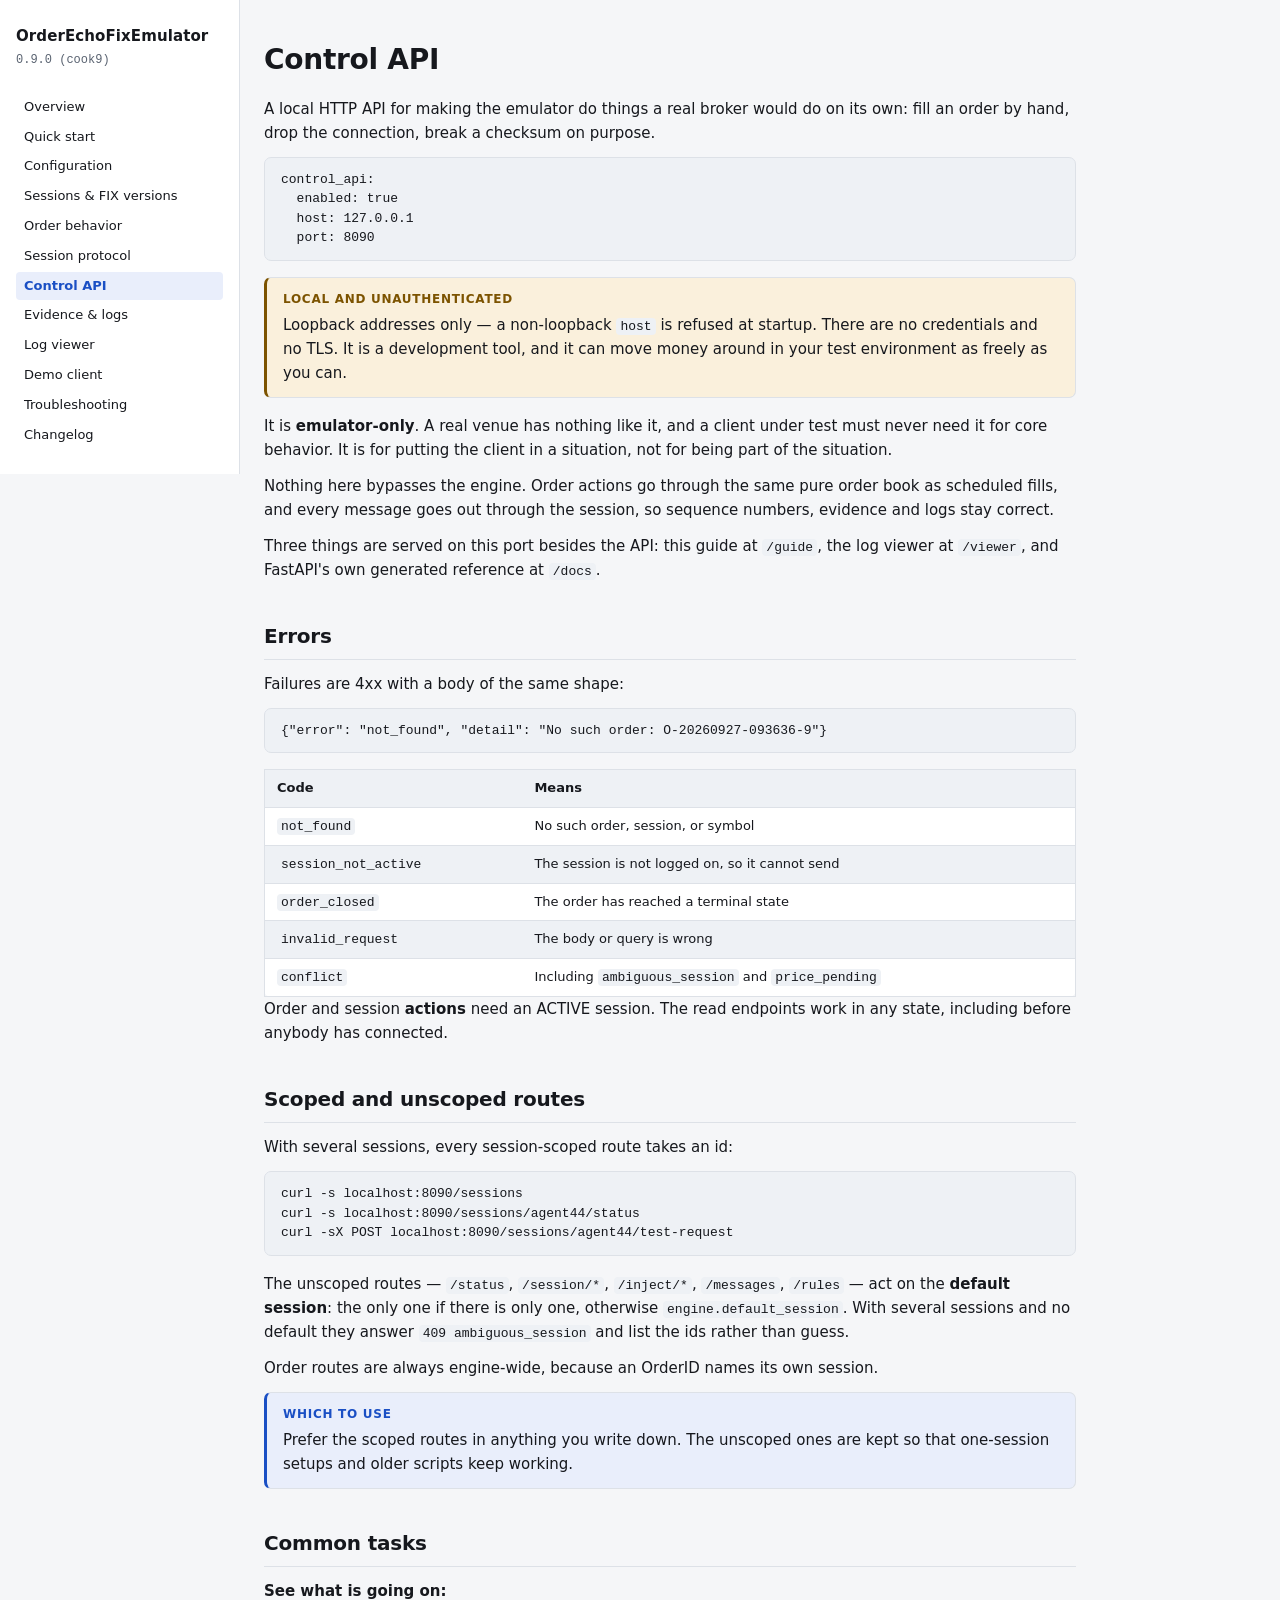
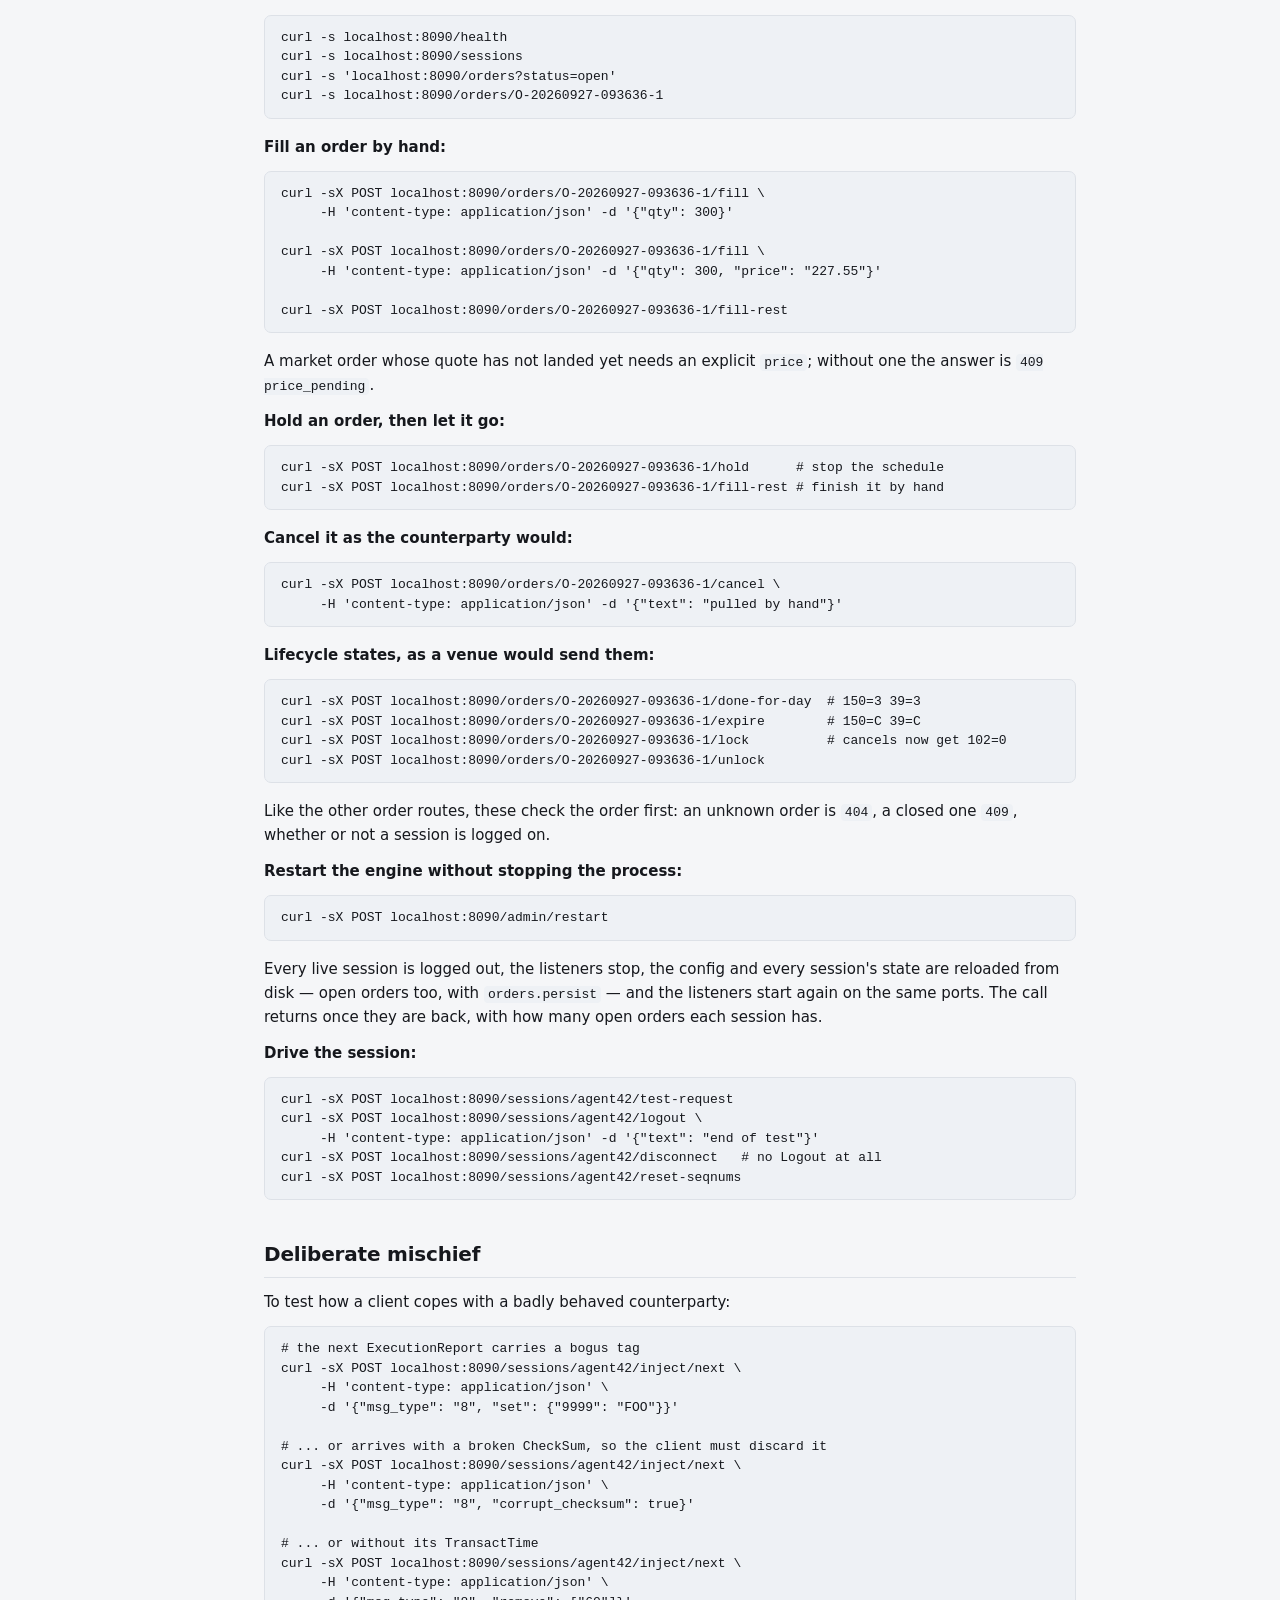
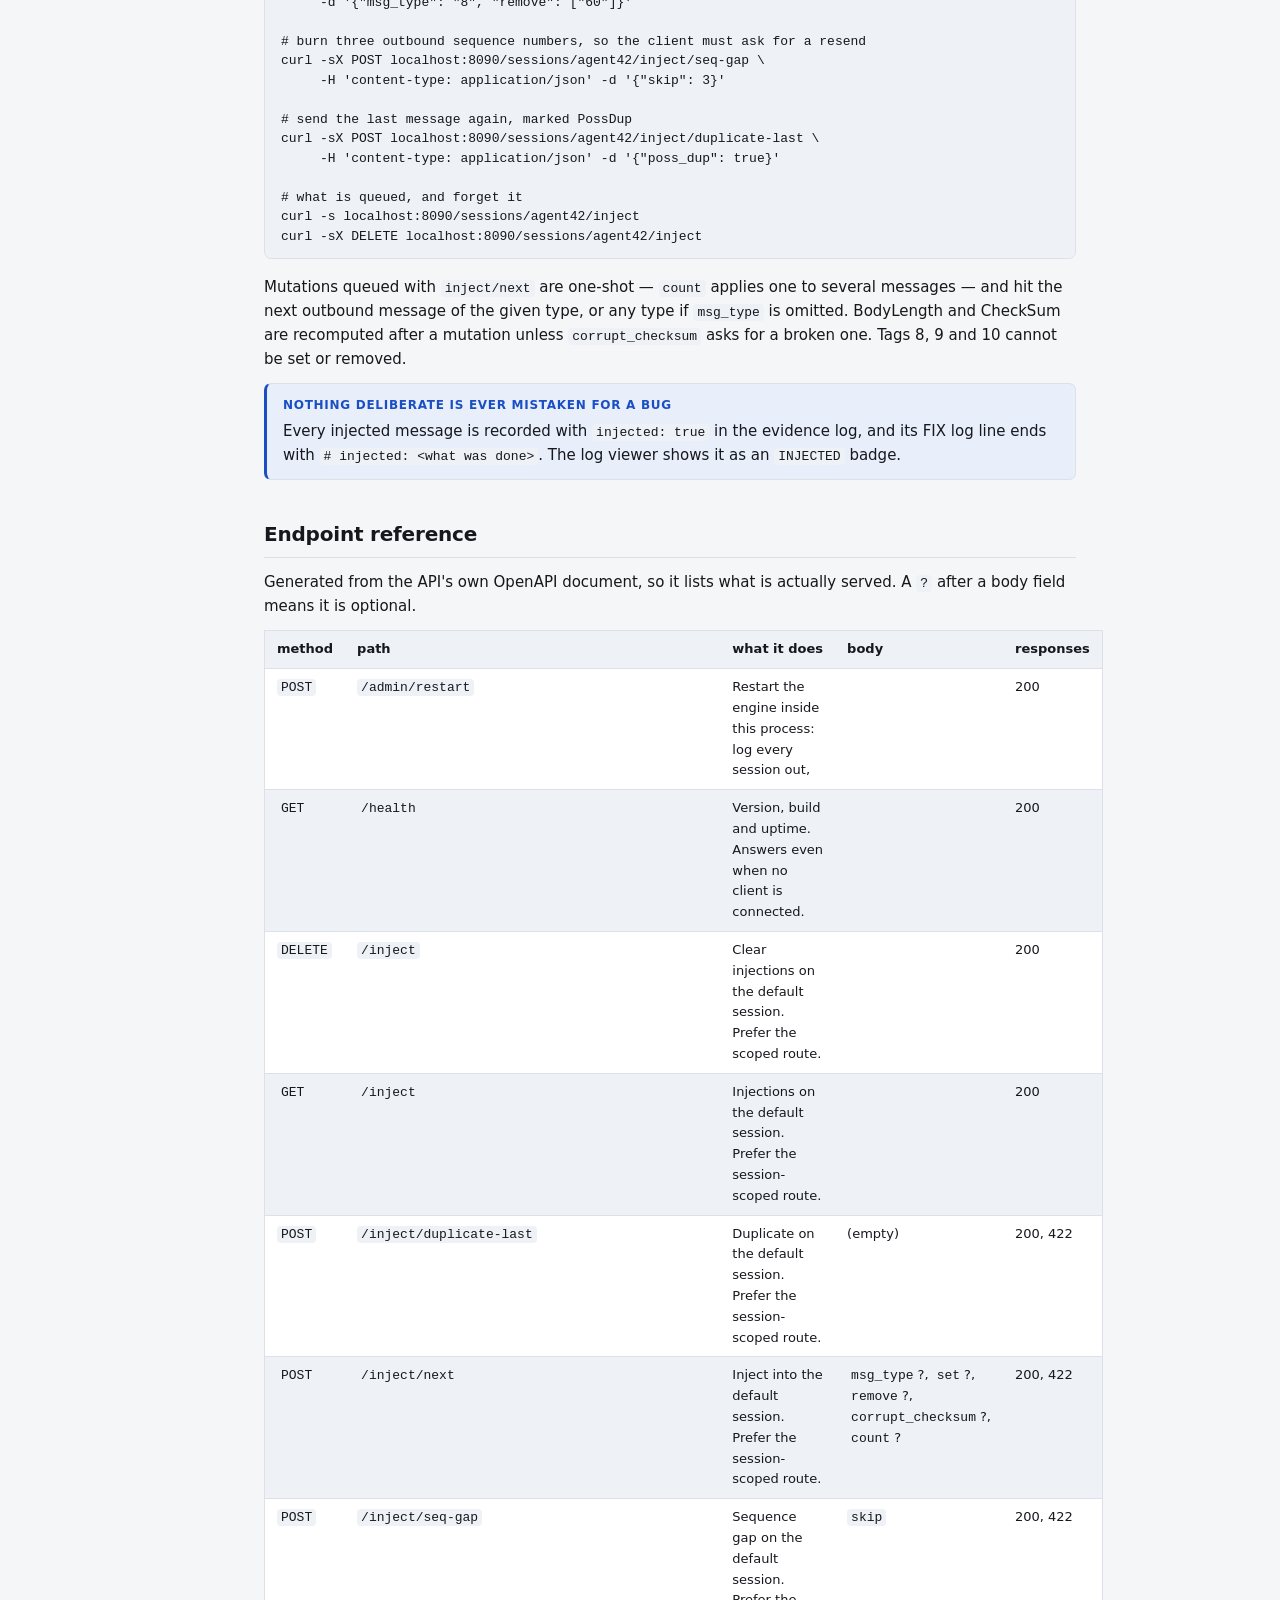
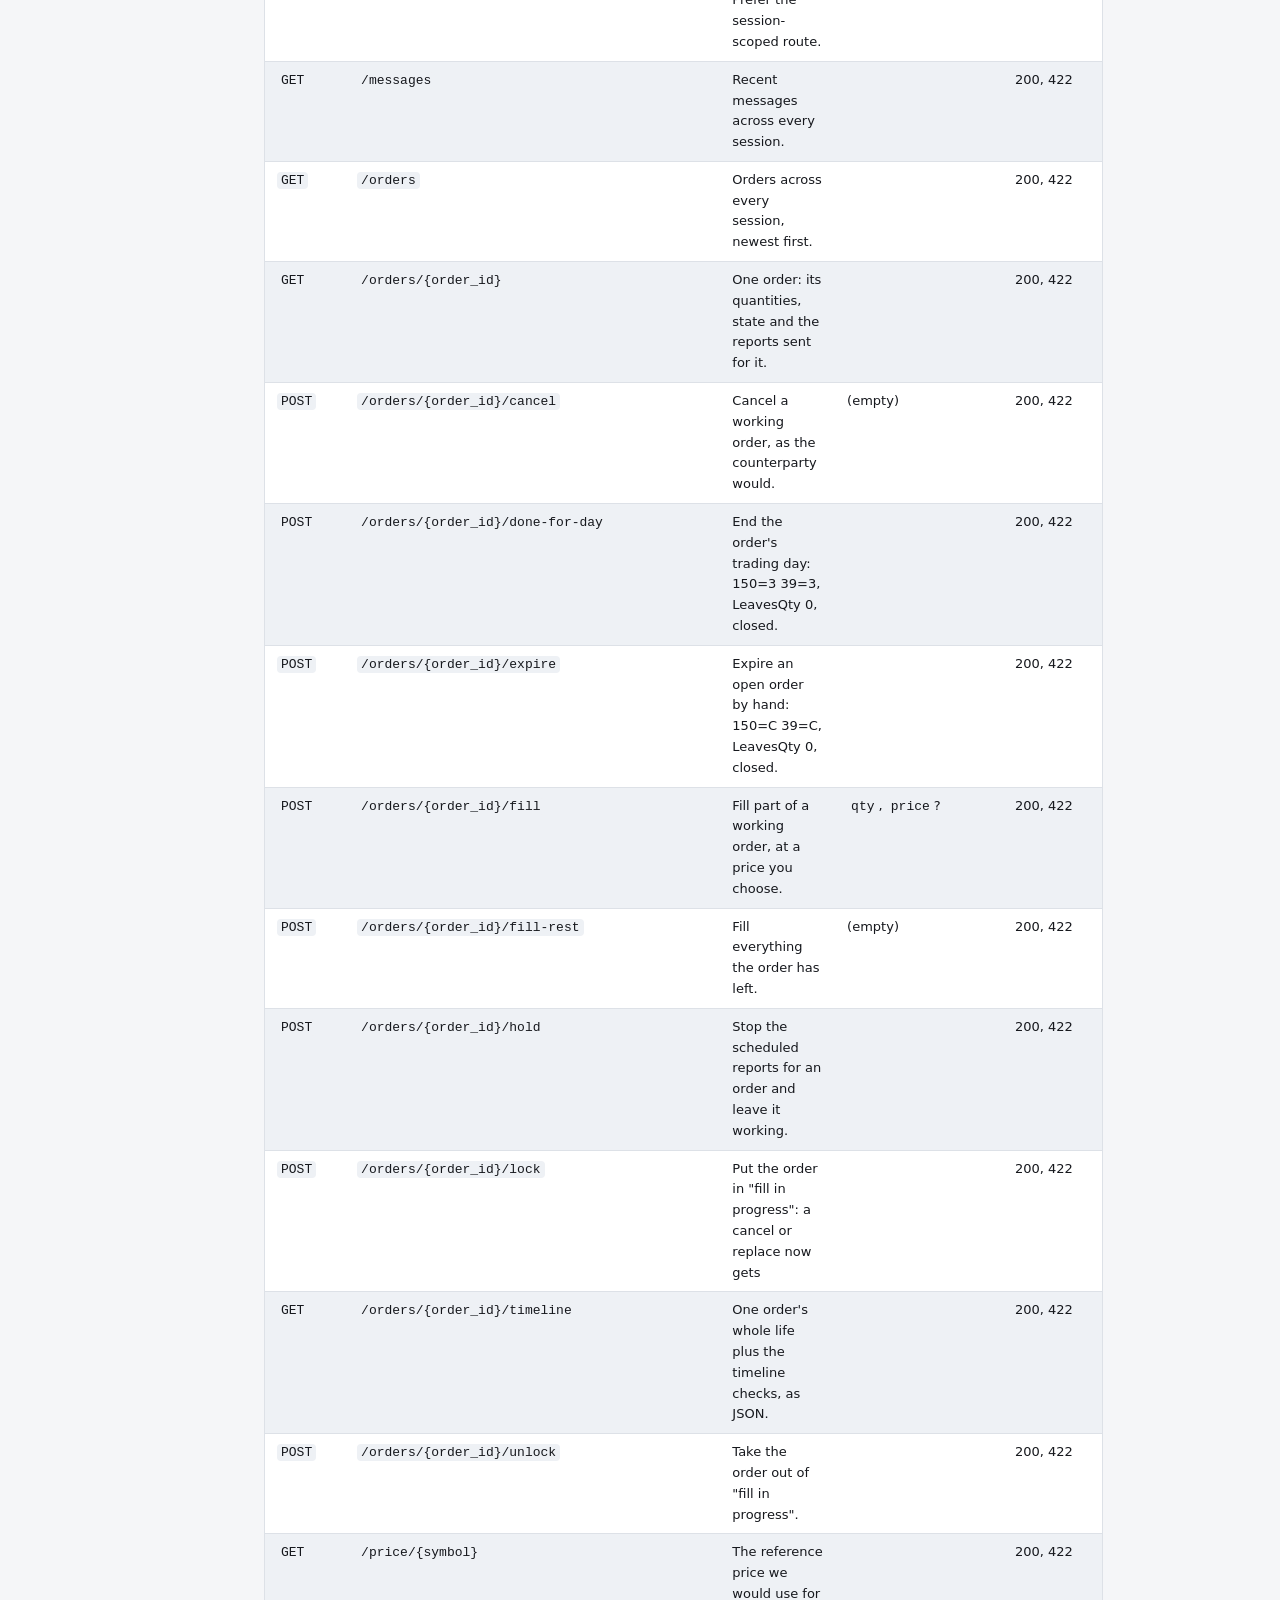
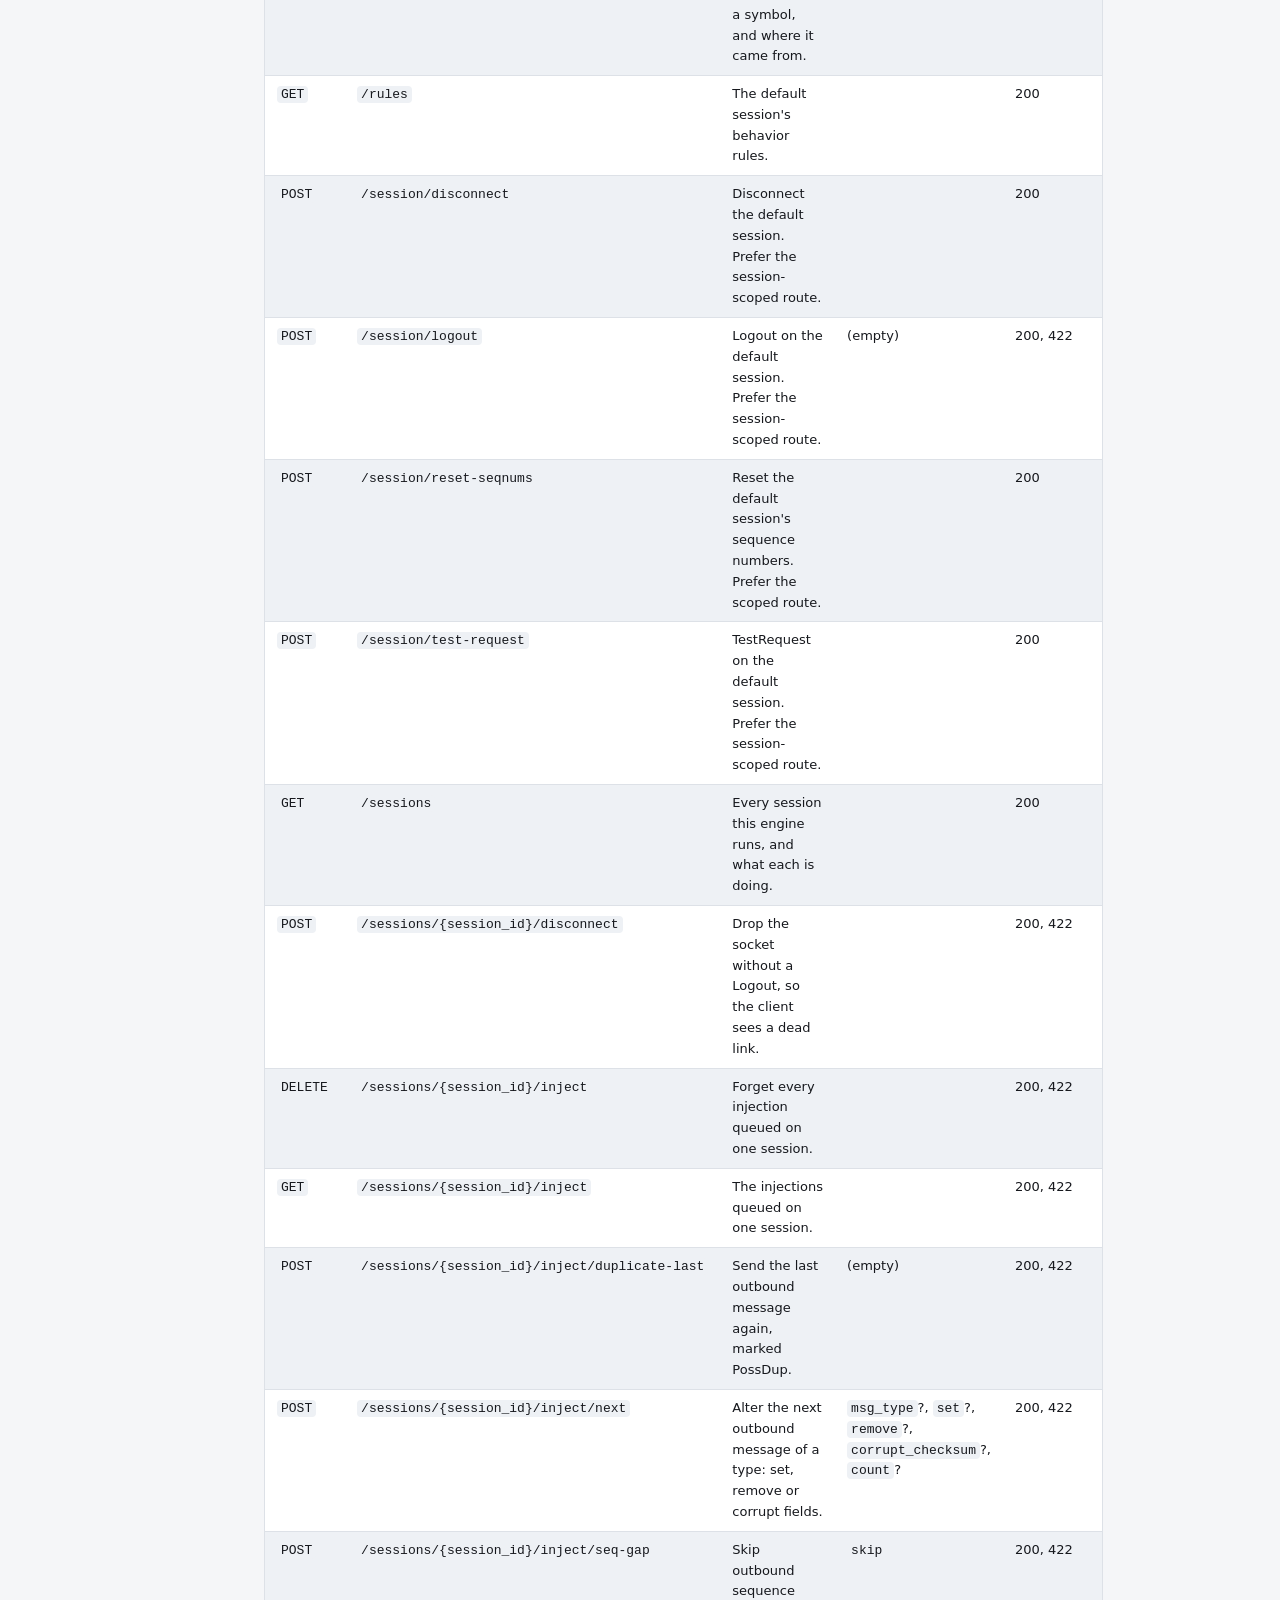
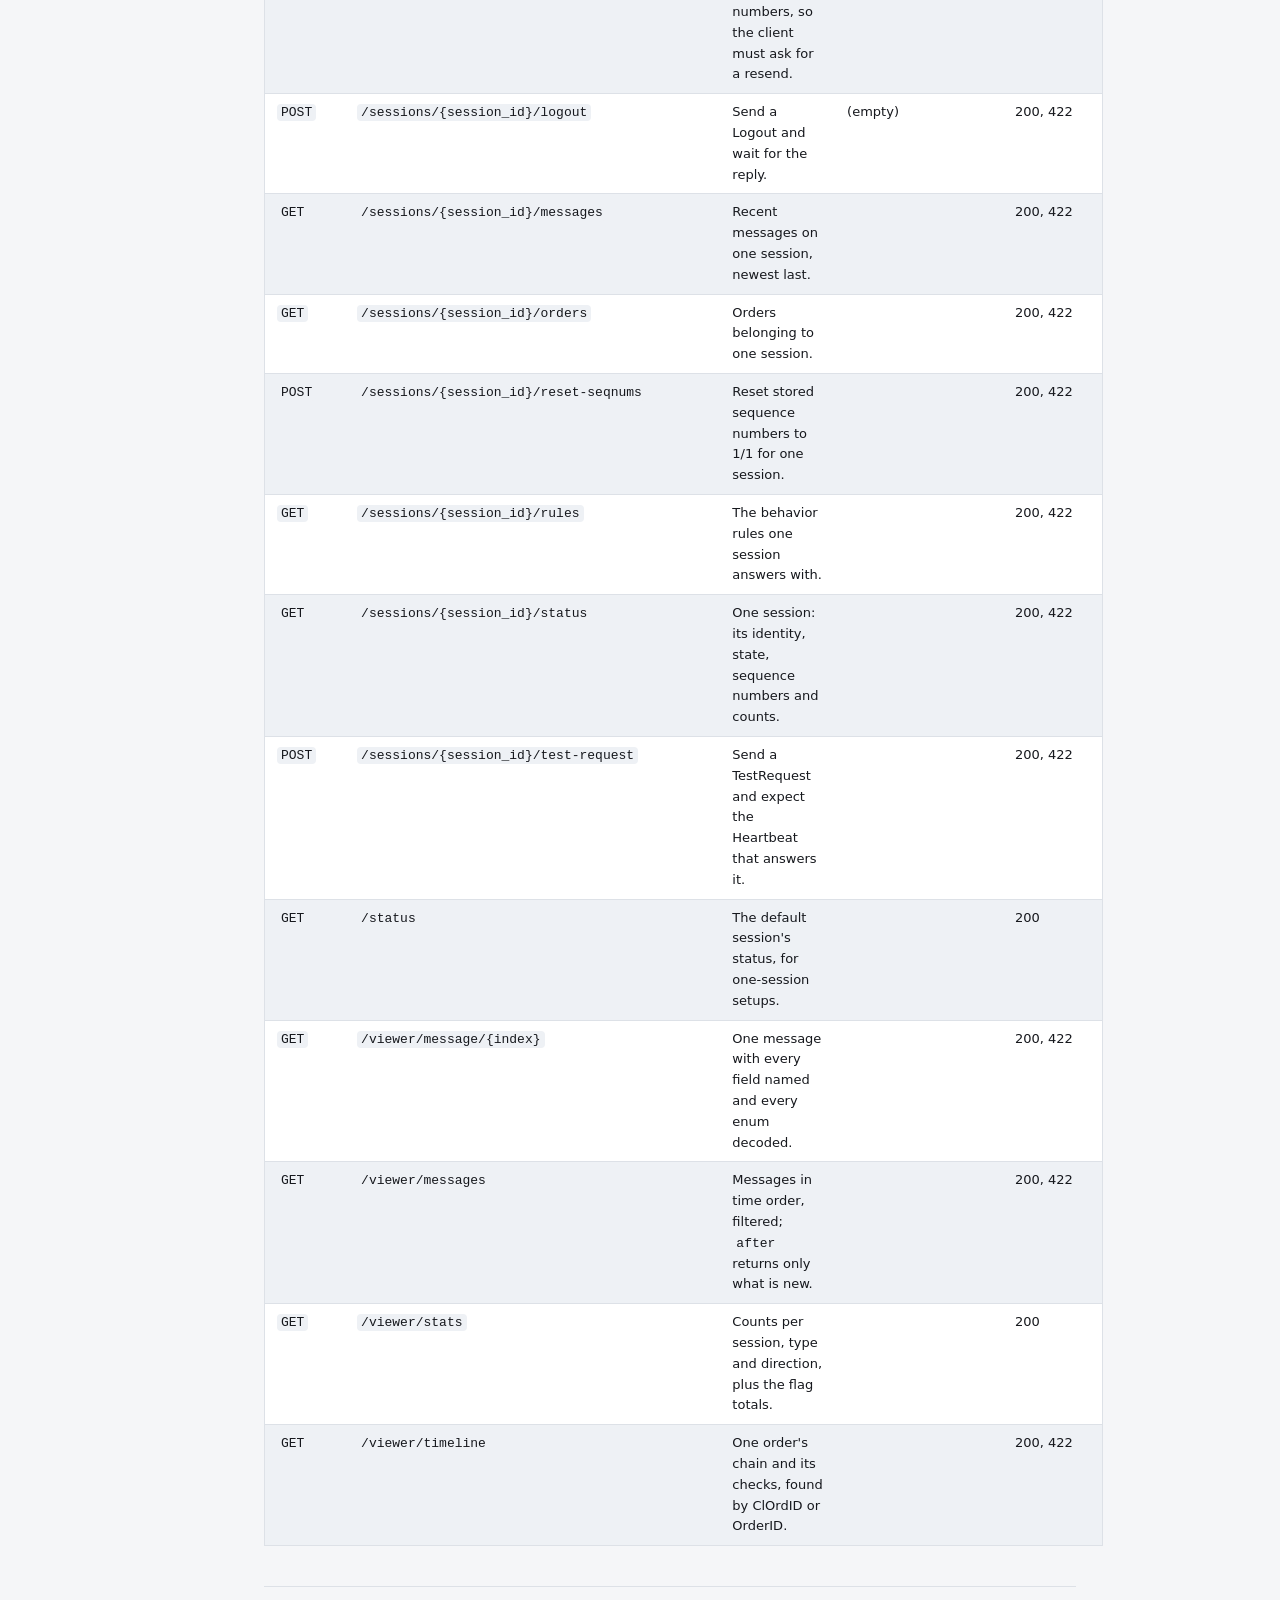
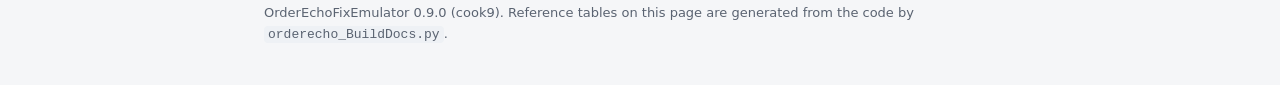
<file: docs/site/control-api.html>
<!doctype html>
<html lang="en">
<head>
<meta charset="utf-8">
<meta name="viewport" content="width=device-width, initial-scale=1">
<title>Control API - OrderEchoFixEmulator</title>
<link rel="stylesheet" href="assets/orderecho.css">
</head>
<body>
<div class="shell">
<aside class="sidebar">
<a class="brand" href="index.html">OrderEchoFixEmulator</a>
<span class="version">0.9.0 (cook9)</span>
<nav aria-label="Guide">
<ol>
<li><a href="index.html">Overview</a></li>
<li><a href="quick-start.html">Quick start</a></li>
<li><a href="configuration.html">Configuration</a></li>
<li><a href="sessions.html">Sessions &amp; FIX versions</a></li>
<li><a href="order-behavior.html">Order behavior</a></li>
<li><a href="session-protocol.html">Session protocol</a></li>
<li><a href="control-api.html" aria-current="page">Control API</a></li>
<li><a href="evidence-logs.html">Evidence &amp; logs</a></li>
<li><a href="log-viewer.html">Log viewer</a></li>
<li><a href="demo-client.html">Demo client</a></li>
<li><a href="troubleshooting.html">Troubleshooting</a></li>
<li><a href="changelog.html">Changelog</a></li>
</ol>
</nav>
</aside>
<main class="content">
<h1 id="control-api">Control API</h1>
<p>A local HTTP API for making the emulator do things a real broker would do on
its own: fill an order by hand, drop the connection, break a checksum on
purpose.</p>
<pre><code class="language-yaml">control_api:
  enabled: true
  host: 127.0.0.1
  port: 8090
</code></pre>
<div class="callout warn">
<p><span class="label">Local and unauthenticated</span>
Loopback addresses only — a non-loopback <code>host</code> is refused at startup. There
are no credentials and no TLS. It is a development tool, and it can move money
around in your test environment as freely as you can.</p>
</div>
<p>It is <strong>emulator-only</strong>. A real venue has nothing like it, and a client under
test must never need it for core behavior. It is for putting the client in a
situation, not for being part of the situation.</p>
<p>Nothing here bypasses the engine. Order actions go through the same pure order
book as scheduled fills, and every message goes out through the session, so
sequence numbers, evidence and logs stay correct.</p>
<p>Three things are served on this port besides the API: this guide at <code>/guide</code>,
the log viewer at <code>/viewer</code>, and FastAPI's own generated reference at <code>/docs</code>.</p>
<h2 id="errors">Errors</h2>
<p>Failures are 4xx with a body of the same shape:</p>
<pre><code class="language-json">{&quot;error&quot;: &quot;not_found&quot;, &quot;detail&quot;: &quot;No such order: O-20260927-093636-9&quot;}
</code></pre>
<table>
<thead>
<tr>
<th>Code</th>
<th>Means</th>
</tr>
</thead>
<tbody>
<tr>
<td><code>not_found</code></td>
<td>No such order, session, or symbol</td>
</tr>
<tr>
<td><code>session_not_active</code></td>
<td>The session is not logged on, so it cannot send</td>
</tr>
<tr>
<td><code>order_closed</code></td>
<td>The order has reached a terminal state</td>
</tr>
<tr>
<td><code>invalid_request</code></td>
<td>The body or query is wrong</td>
</tr>
<tr>
<td><code>conflict</code></td>
<td>Including <code>ambiguous_session</code> and <code>price_pending</code></td>
</tr>
</tbody>
</table>
<p>Order and session <strong>actions</strong> need an ACTIVE session. The read endpoints work in
any state, including before anybody has connected.</p>
<h2 id="scoped-and-unscoped-routes">Scoped and unscoped routes</h2>
<p>With several sessions, every session-scoped route takes an id:</p>
<pre><code class="language-sh">curl -s localhost:8090/sessions
curl -s localhost:8090/sessions/agent44/status
curl -sX POST localhost:8090/sessions/agent44/test-request
</code></pre>
<p>The unscoped routes — <code>/status</code>, <code>/session/*</code>, <code>/inject/*</code>, <code>/messages</code>,
<code>/rules</code> — act on the <strong>default session</strong>: the only one if there is only one,
otherwise <code>engine.default_session</code>. With several sessions and no default they
answer <code>409 ambiguous_session</code> and list the ids rather than guess.</p>
<p>Order routes are always engine-wide, because an OrderID names its own session.</p>
<div class="callout note">
<p><span class="label">Which to use</span>
Prefer the scoped routes in anything you write down. The unscoped ones are kept
so that one-session setups and older scripts keep working.</p>
</div>
<h2 id="common-tasks">Common tasks</h2>
<p><strong>See what is going on:</strong></p>
<pre><code class="language-sh">curl -s localhost:8090/health
curl -s localhost:8090/sessions
curl -s 'localhost:8090/orders?status=open'
curl -s localhost:8090/orders/O-20260927-093636-1
</code></pre>
<p><strong>Fill an order by hand:</strong></p>
<pre><code class="language-sh">curl -sX POST localhost:8090/orders/O-20260927-093636-1/fill \
     -H 'content-type: application/json' -d '{&quot;qty&quot;: 300}'

curl -sX POST localhost:8090/orders/O-20260927-093636-1/fill \
     -H 'content-type: application/json' -d '{&quot;qty&quot;: 300, &quot;price&quot;: &quot;227.55&quot;}'

curl -sX POST localhost:8090/orders/O-20260927-093636-1/fill-rest
</code></pre>
<p>A market order whose quote has not landed yet needs an explicit <code>price</code>;
without one the answer is <code>409 price_pending</code>.</p>
<p><strong>Hold an order, then let it go:</strong></p>
<pre><code class="language-sh">curl -sX POST localhost:8090/orders/O-20260927-093636-1/hold      # stop the schedule
curl -sX POST localhost:8090/orders/O-20260927-093636-1/fill-rest # finish it by hand
</code></pre>
<p><strong>Cancel it as the counterparty would:</strong></p>
<pre><code class="language-sh">curl -sX POST localhost:8090/orders/O-20260927-093636-1/cancel \
     -H 'content-type: application/json' -d '{&quot;text&quot;: &quot;pulled by hand&quot;}'
</code></pre>
<p><strong>Lifecycle states, as a venue would send them:</strong></p>
<pre><code class="language-sh">curl -sX POST localhost:8090/orders/O-20260927-093636-1/done-for-day  # 150=3 39=3
curl -sX POST localhost:8090/orders/O-20260927-093636-1/expire        # 150=C 39=C
curl -sX POST localhost:8090/orders/O-20260927-093636-1/lock          # cancels now get 102=0
curl -sX POST localhost:8090/orders/O-20260927-093636-1/unlock
</code></pre>
<p>Like the other order routes, these check the order first: an unknown order is
<code>404</code>, a closed one <code>409</code>, whether or not a session is logged on.</p>
<p><strong>Restart the engine without stopping the process:</strong></p>
<pre><code class="language-sh">curl -sX POST localhost:8090/admin/restart
</code></pre>
<p>Every live session is logged out, the listeners stop, the config and every
session's state are reloaded from disk — open orders too, with
<code>orders.persist</code> — and the listeners start again on the same ports. The call
returns once they are back, with how many open orders each session has.</p>
<p><strong>Drive the session:</strong></p>
<pre><code class="language-sh">curl -sX POST localhost:8090/sessions/agent42/test-request
curl -sX POST localhost:8090/sessions/agent42/logout \
     -H 'content-type: application/json' -d '{&quot;text&quot;: &quot;end of test&quot;}'
curl -sX POST localhost:8090/sessions/agent42/disconnect   # no Logout at all
curl -sX POST localhost:8090/sessions/agent42/reset-seqnums
</code></pre>
<h2 id="deliberate-mischief">Deliberate mischief</h2>
<p>To test how a client copes with a badly behaved counterparty:</p>
<pre><code class="language-sh"># the next ExecutionReport carries a bogus tag
curl -sX POST localhost:8090/sessions/agent42/inject/next \
     -H 'content-type: application/json' \
     -d '{&quot;msg_type&quot;: &quot;8&quot;, &quot;set&quot;: {&quot;9999&quot;: &quot;FOO&quot;}}'

# ... or arrives with a broken CheckSum, so the client must discard it
curl -sX POST localhost:8090/sessions/agent42/inject/next \
     -H 'content-type: application/json' \
     -d '{&quot;msg_type&quot;: &quot;8&quot;, &quot;corrupt_checksum&quot;: true}'

# ... or without its TransactTime
curl -sX POST localhost:8090/sessions/agent42/inject/next \
     -H 'content-type: application/json' \
     -d '{&quot;msg_type&quot;: &quot;8&quot;, &quot;remove&quot;: [&quot;60&quot;]}'

# burn three outbound sequence numbers, so the client must ask for a resend
curl -sX POST localhost:8090/sessions/agent42/inject/seq-gap \
     -H 'content-type: application/json' -d '{&quot;skip&quot;: 3}'

# send the last message again, marked PossDup
curl -sX POST localhost:8090/sessions/agent42/inject/duplicate-last \
     -H 'content-type: application/json' -d '{&quot;poss_dup&quot;: true}'

# what is queued, and forget it
curl -s localhost:8090/sessions/agent42/inject
curl -sX DELETE localhost:8090/sessions/agent42/inject
</code></pre>
<p>Mutations queued with <code>inject/next</code> are one-shot — <code>count</code> applies one to
several messages — and hit the next outbound message of the given type, or any
type if <code>msg_type</code> is omitted. BodyLength and CheckSum are recomputed after a
mutation unless <code>corrupt_checksum</code> asks for a broken one. Tags 8, 9 and 10
cannot be set or removed.</p>
<div class="callout note">
<p><span class="label">Nothing deliberate is ever mistaken for a bug</span>
Every injected message is recorded with <code>injected: true</code> in the evidence log,
and its FIX log line ends with <code># injected: &lt;what was done&gt;</code>. The log viewer
shows it as an <code>INJECTED</code> badge.</p>
</div>
<h2 id="endpoint-reference">Endpoint reference</h2>
<p>Generated from the API's own OpenAPI document, so it lists what is actually
served. A <code>?</code> after a body field means it is optional.</p>
<table>
<thead>
<tr>
<th>method</th>
<th>path</th>
<th>what it does</th>
<th>body</th>
<th>responses</th>
</tr>
</thead>
<tbody>
<tr>
<td><code>POST</code></td>
<td><code>/admin/restart</code></td>
<td>Restart the engine inside this process: log every session out,</td>
<td></td>
<td>200</td>
</tr>
<tr>
<td><code>GET</code></td>
<td><code>/health</code></td>
<td>Version, build and uptime. Answers even when no client is connected.</td>
<td></td>
<td>200</td>
</tr>
<tr>
<td><code>DELETE</code></td>
<td><code>/inject</code></td>
<td>Clear injections on the default session. Prefer the scoped route.</td>
<td></td>
<td>200</td>
</tr>
<tr>
<td><code>GET</code></td>
<td><code>/inject</code></td>
<td>Injections on the default session. Prefer the session-scoped route.</td>
<td></td>
<td>200</td>
</tr>
<tr>
<td><code>POST</code></td>
<td><code>/inject/duplicate-last</code></td>
<td>Duplicate on the default session. Prefer the session-scoped route.</td>
<td>(empty)</td>
<td>200, 422</td>
</tr>
<tr>
<td><code>POST</code></td>
<td><code>/inject/next</code></td>
<td>Inject into the default session. Prefer the session-scoped route.</td>
<td><code>msg_type</code>?, <code>set</code>?, <code>remove</code>?, <code>corrupt_checksum</code>?, <code>count</code>?</td>
<td>200, 422</td>
</tr>
<tr>
<td><code>POST</code></td>
<td><code>/inject/seq-gap</code></td>
<td>Sequence gap on the default session. Prefer the session-scoped route.</td>
<td><code>skip</code></td>
<td>200, 422</td>
</tr>
<tr>
<td><code>GET</code></td>
<td><code>/messages</code></td>
<td>Recent messages across every session.</td>
<td></td>
<td>200, 422</td>
</tr>
<tr>
<td><code>GET</code></td>
<td><code>/orders</code></td>
<td>Orders across every session, newest first.</td>
<td></td>
<td>200, 422</td>
</tr>
<tr>
<td><code>GET</code></td>
<td><code>/orders/{order_id}</code></td>
<td>One order: its quantities, state and the reports sent for it.</td>
<td></td>
<td>200, 422</td>
</tr>
<tr>
<td><code>POST</code></td>
<td><code>/orders/{order_id}/cancel</code></td>
<td>Cancel a working order, as the counterparty would.</td>
<td>(empty)</td>
<td>200, 422</td>
</tr>
<tr>
<td><code>POST</code></td>
<td><code>/orders/{order_id}/done-for-day</code></td>
<td>End the order's trading day: 150=3 39=3, LeavesQty 0, closed.</td>
<td></td>
<td>200, 422</td>
</tr>
<tr>
<td><code>POST</code></td>
<td><code>/orders/{order_id}/expire</code></td>
<td>Expire an open order by hand: 150=C 39=C, LeavesQty 0, closed.</td>
<td></td>
<td>200, 422</td>
</tr>
<tr>
<td><code>POST</code></td>
<td><code>/orders/{order_id}/fill</code></td>
<td>Fill part of a working order, at a price you choose.</td>
<td><code>qty</code>, <code>price</code>?</td>
<td>200, 422</td>
</tr>
<tr>
<td><code>POST</code></td>
<td><code>/orders/{order_id}/fill-rest</code></td>
<td>Fill everything the order has left.</td>
<td>(empty)</td>
<td>200, 422</td>
</tr>
<tr>
<td><code>POST</code></td>
<td><code>/orders/{order_id}/hold</code></td>
<td>Stop the scheduled reports for an order and leave it working.</td>
<td></td>
<td>200, 422</td>
</tr>
<tr>
<td><code>POST</code></td>
<td><code>/orders/{order_id}/lock</code></td>
<td>Put the order in "fill in progress": a cancel or replace now gets</td>
<td></td>
<td>200, 422</td>
</tr>
<tr>
<td><code>GET</code></td>
<td><code>/orders/{order_id}/timeline</code></td>
<td>One order's whole life plus the timeline checks, as JSON.</td>
<td></td>
<td>200, 422</td>
</tr>
<tr>
<td><code>POST</code></td>
<td><code>/orders/{order_id}/unlock</code></td>
<td>Take the order out of "fill in progress".</td>
<td></td>
<td>200, 422</td>
</tr>
<tr>
<td><code>GET</code></td>
<td><code>/price/{symbol}</code></td>
<td>The reference price we would use for a symbol, and where it came from.</td>
<td></td>
<td>200, 422</td>
</tr>
<tr>
<td><code>GET</code></td>
<td><code>/rules</code></td>
<td>The default session's behavior rules.</td>
<td></td>
<td>200</td>
</tr>
<tr>
<td><code>POST</code></td>
<td><code>/session/disconnect</code></td>
<td>Disconnect the default session. Prefer the session-scoped route.</td>
<td></td>
<td>200</td>
</tr>
<tr>
<td><code>POST</code></td>
<td><code>/session/logout</code></td>
<td>Logout on the default session. Prefer the session-scoped route.</td>
<td>(empty)</td>
<td>200, 422</td>
</tr>
<tr>
<td><code>POST</code></td>
<td><code>/session/reset-seqnums</code></td>
<td>Reset the default session's sequence numbers. Prefer the scoped route.</td>
<td></td>
<td>200</td>
</tr>
<tr>
<td><code>POST</code></td>
<td><code>/session/test-request</code></td>
<td>TestRequest on the default session. Prefer the session-scoped route.</td>
<td></td>
<td>200</td>
</tr>
<tr>
<td><code>GET</code></td>
<td><code>/sessions</code></td>
<td>Every session this engine runs, and what each is doing.</td>
<td></td>
<td>200</td>
</tr>
<tr>
<td><code>POST</code></td>
<td><code>/sessions/{session_id}/disconnect</code></td>
<td>Drop the socket without a Logout, so the client sees a dead link.</td>
<td></td>
<td>200, 422</td>
</tr>
<tr>
<td><code>DELETE</code></td>
<td><code>/sessions/{session_id}/inject</code></td>
<td>Forget every injection queued on one session.</td>
<td></td>
<td>200, 422</td>
</tr>
<tr>
<td><code>GET</code></td>
<td><code>/sessions/{session_id}/inject</code></td>
<td>The injections queued on one session.</td>
<td></td>
<td>200, 422</td>
</tr>
<tr>
<td><code>POST</code></td>
<td><code>/sessions/{session_id}/inject/duplicate-last</code></td>
<td>Send the last outbound message again, marked PossDup.</td>
<td>(empty)</td>
<td>200, 422</td>
</tr>
<tr>
<td><code>POST</code></td>
<td><code>/sessions/{session_id}/inject/next</code></td>
<td>Alter the next outbound message of a type: set, remove or corrupt fields.</td>
<td><code>msg_type</code>?, <code>set</code>?, <code>remove</code>?, <code>corrupt_checksum</code>?, <code>count</code>?</td>
<td>200, 422</td>
</tr>
<tr>
<td><code>POST</code></td>
<td><code>/sessions/{session_id}/inject/seq-gap</code></td>
<td>Skip outbound sequence numbers, so the client must ask for a resend.</td>
<td><code>skip</code></td>
<td>200, 422</td>
</tr>
<tr>
<td><code>POST</code></td>
<td><code>/sessions/{session_id}/logout</code></td>
<td>Send a Logout and wait for the reply.</td>
<td>(empty)</td>
<td>200, 422</td>
</tr>
<tr>
<td><code>GET</code></td>
<td><code>/sessions/{session_id}/messages</code></td>
<td>Recent messages on one session, newest last.</td>
<td></td>
<td>200, 422</td>
</tr>
<tr>
<td><code>GET</code></td>
<td><code>/sessions/{session_id}/orders</code></td>
<td>Orders belonging to one session.</td>
<td></td>
<td>200, 422</td>
</tr>
<tr>
<td><code>POST</code></td>
<td><code>/sessions/{session_id}/reset-seqnums</code></td>
<td>Reset stored sequence numbers to 1/1 for one session.</td>
<td></td>
<td>200, 422</td>
</tr>
<tr>
<td><code>GET</code></td>
<td><code>/sessions/{session_id}/rules</code></td>
<td>The behavior rules one session answers with.</td>
<td></td>
<td>200, 422</td>
</tr>
<tr>
<td><code>GET</code></td>
<td><code>/sessions/{session_id}/status</code></td>
<td>One session: its identity, state, sequence numbers and counts.</td>
<td></td>
<td>200, 422</td>
</tr>
<tr>
<td><code>POST</code></td>
<td><code>/sessions/{session_id}/test-request</code></td>
<td>Send a TestRequest and expect the Heartbeat that answers it.</td>
<td></td>
<td>200, 422</td>
</tr>
<tr>
<td><code>GET</code></td>
<td><code>/status</code></td>
<td>The default session's status, for one-session setups.</td>
<td></td>
<td>200</td>
</tr>
<tr>
<td><code>GET</code></td>
<td><code>/viewer/message/{index}</code></td>
<td>One message with every field named and every enum decoded.</td>
<td></td>
<td>200, 422</td>
</tr>
<tr>
<td><code>GET</code></td>
<td><code>/viewer/messages</code></td>
<td>Messages in time order, filtered; <code>after</code> returns only what is new.</td>
<td></td>
<td>200, 422</td>
</tr>
<tr>
<td><code>GET</code></td>
<td><code>/viewer/stats</code></td>
<td>Counts per session, type and direction, plus the flag totals.</td>
<td></td>
<td>200</td>
</tr>
<tr>
<td><code>GET</code></td>
<td><code>/viewer/timeline</code></td>
<td>One order's chain and its checks, found by ClOrdID or OrderID.</td>
<td></td>
<td>200, 422</td>
</tr>
</tbody>
</table>
<div class="footer">
OrderEchoFixEmulator 0.9.0 (cook9). Reference tables on this page are generated
from the code by <code>orderecho_BuildDocs.py</code>.
</div>
</main>
</div>
<script>
document.querySelectorAll("pre").forEach(function (pre) {
  var wrap = document.createElement("div");
  wrap.className = "codeblock";
  pre.parentNode.insertBefore(wrap, pre);
  wrap.appendChild(pre);
  var button = document.createElement("button");
  button.className = "copy";
  button.type = "button";
  button.textContent = "Copy";
  button.addEventListener("click", function () {
    var text = pre.innerText;
    var done = function () {
      button.textContent = "Copied";
      setTimeout(function () { button.textContent = "Copy"; }, 1200);
    };
    if (navigator.clipboard && navigator.clipboard.writeText) {
      navigator.clipboard.writeText(text).then(done, function () {});
      return;
    }
    var area = document.createElement("textarea");
    area.value = text;
    document.body.appendChild(area);
    area.select();
    try { document.execCommand("copy"); done(); } catch (e) {}
    document.body.removeChild(area);
  });
  wrap.appendChild(button);
});
</script>
</body>
</html>
</file>
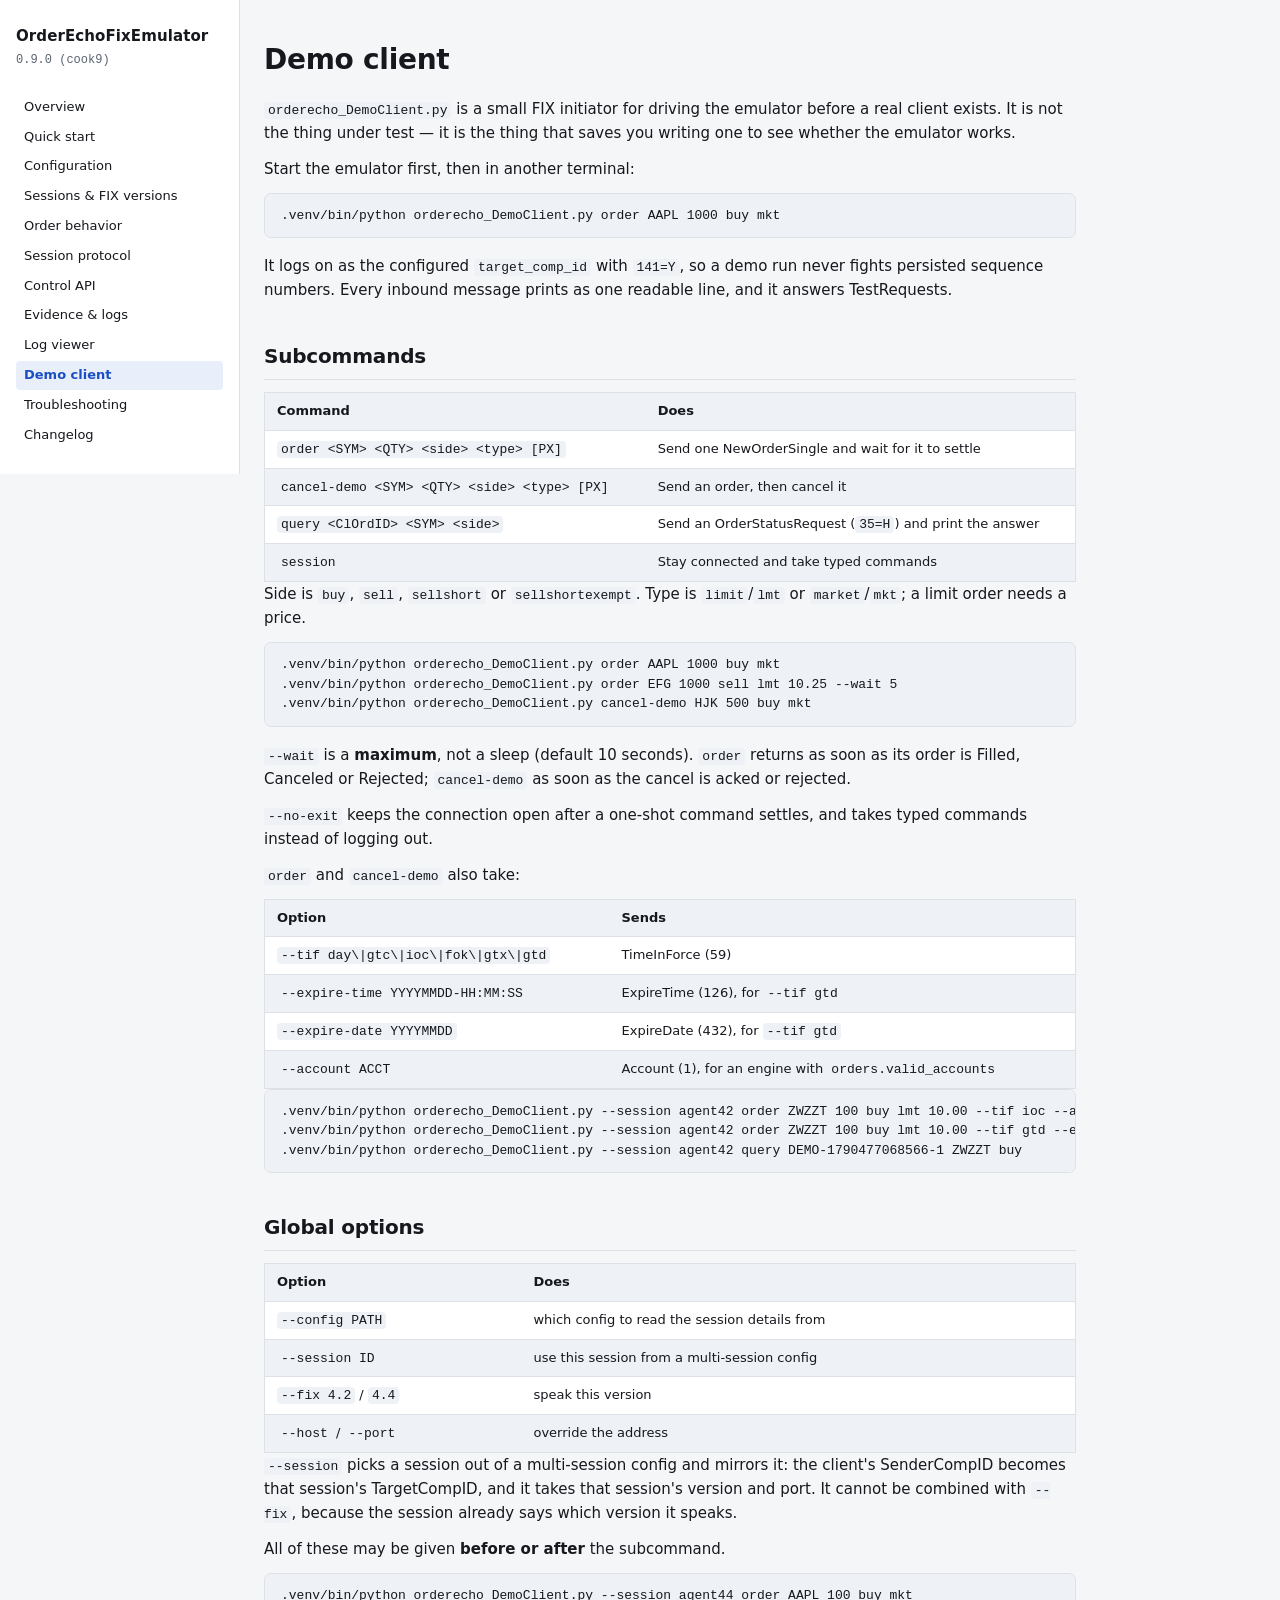
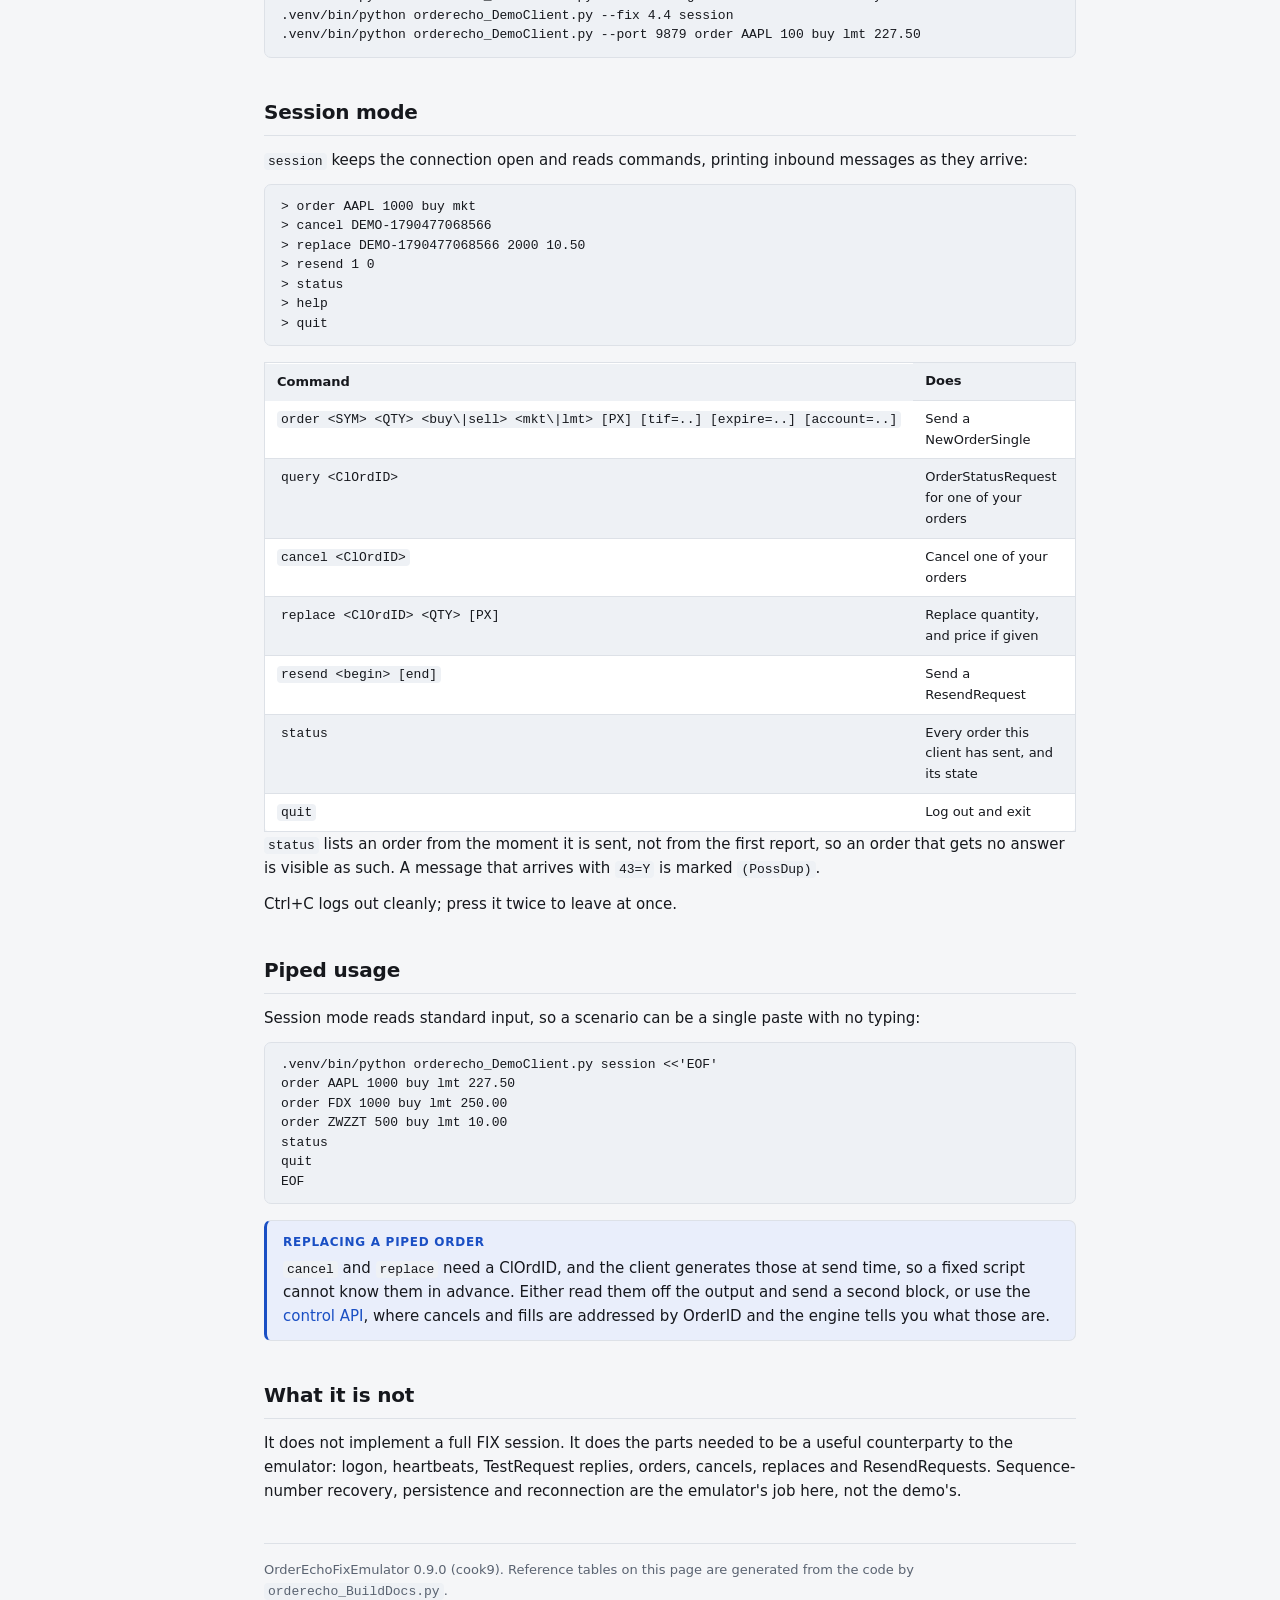
<file: docs/site/demo-client.html>
<!doctype html>
<html lang="en">
<head>
<meta charset="utf-8">
<meta name="viewport" content="width=device-width, initial-scale=1">
<title>Demo client - OrderEchoFixEmulator</title>
<link rel="stylesheet" href="assets/orderecho.css">
</head>
<body>
<div class="shell">
<aside class="sidebar">
<a class="brand" href="index.html">OrderEchoFixEmulator</a>
<span class="version">0.9.0 (cook9)</span>
<nav aria-label="Guide">
<ol>
<li><a href="index.html">Overview</a></li>
<li><a href="quick-start.html">Quick start</a></li>
<li><a href="configuration.html">Configuration</a></li>
<li><a href="sessions.html">Sessions &amp; FIX versions</a></li>
<li><a href="order-behavior.html">Order behavior</a></li>
<li><a href="session-protocol.html">Session protocol</a></li>
<li><a href="control-api.html">Control API</a></li>
<li><a href="evidence-logs.html">Evidence &amp; logs</a></li>
<li><a href="log-viewer.html">Log viewer</a></li>
<li><a href="demo-client.html" aria-current="page">Demo client</a></li>
<li><a href="troubleshooting.html">Troubleshooting</a></li>
<li><a href="changelog.html">Changelog</a></li>
</ol>
</nav>
</aside>
<main class="content">
<h1 id="demo-client">Demo client</h1>
<p><code>orderecho_DemoClient.py</code> is a small FIX initiator for driving the emulator
before a real client exists. It is not the thing under test — it is the thing
that saves you writing one to see whether the emulator works.</p>
<p>Start the emulator first, then in another terminal:</p>
<pre><code class="language-sh">.venv/bin/python orderecho_DemoClient.py order AAPL 1000 buy mkt
</code></pre>
<p>It logs on as the configured <code>target_comp_id</code> with <code>141=Y</code>, so a demo run never
fights persisted sequence numbers. Every inbound message prints as one readable
line, and it answers TestRequests.</p>
<h2 id="subcommands">Subcommands</h2>
<table>
<thead>
<tr>
<th>Command</th>
<th>Does</th>
</tr>
</thead>
<tbody>
<tr>
<td><code>order &lt;SYM&gt; &lt;QTY&gt; &lt;side&gt; &lt;type&gt; [PX]</code></td>
<td>Send one NewOrderSingle and wait for it to settle</td>
</tr>
<tr>
<td><code>cancel-demo &lt;SYM&gt; &lt;QTY&gt; &lt;side&gt; &lt;type&gt; [PX]</code></td>
<td>Send an order, then cancel it</td>
</tr>
<tr>
<td><code>query &lt;ClOrdID&gt; &lt;SYM&gt; &lt;side&gt;</code></td>
<td>Send an OrderStatusRequest (<code>35=H</code>) and print the answer</td>
</tr>
<tr>
<td><code>session</code></td>
<td>Stay connected and take typed commands</td>
</tr>
</tbody>
</table>
<p>Side is <code>buy</code>, <code>sell</code>, <code>sellshort</code> or <code>sellshortexempt</code>. Type is <code>limit</code>/<code>lmt</code>
or <code>market</code>/<code>mkt</code>; a limit order needs a price.</p>
<pre><code class="language-sh">.venv/bin/python orderecho_DemoClient.py order AAPL 1000 buy mkt
.venv/bin/python orderecho_DemoClient.py order EFG 1000 sell lmt 10.25 --wait 5
.venv/bin/python orderecho_DemoClient.py cancel-demo HJK 500 buy mkt
</code></pre>
<p><code>--wait</code> is a <strong>maximum</strong>, not a sleep (default 10 seconds). <code>order</code> returns as
soon as its order is Filled, Canceled or Rejected; <code>cancel-demo</code> as soon as the
cancel is acked or rejected.</p>
<p><code>--no-exit</code> keeps the connection open after a one-shot command settles, and
takes typed commands instead of logging out.</p>
<p><code>order</code> and <code>cancel-demo</code> also take:</p>
<table>
<thead>
<tr>
<th>Option</th>
<th>Sends</th>
</tr>
</thead>
<tbody>
<tr>
<td><code>--tif day\|gtc\|ioc\|fok\|gtx\|gtd</code></td>
<td>TimeInForce (59)</td>
</tr>
<tr>
<td><code>--expire-time YYYYMMDD-HH:MM:SS</code></td>
<td>ExpireTime (126), for <code>--tif gtd</code></td>
</tr>
<tr>
<td><code>--expire-date YYYYMMDD</code></td>
<td>ExpireDate (432), for <code>--tif gtd</code></td>
</tr>
<tr>
<td><code>--account ACCT</code></td>
<td>Account (1), for an engine with <code>orders.valid_accounts</code></td>
</tr>
</tbody>
</table>
<pre><code class="language-sh">.venv/bin/python orderecho_DemoClient.py --session agent42 order ZWZZT 100 buy lmt 10.00 --tif ioc --account CERT1
.venv/bin/python orderecho_DemoClient.py --session agent42 order ZWZZT 100 buy lmt 10.00 --tif gtd --expire-time 20261001-15:00:00 --account CERT1
.venv/bin/python orderecho_DemoClient.py --session agent42 query DEMO-1790477068566-1 ZWZZT buy
</code></pre>
<h2 id="global-options">Global options</h2>
<table>
<thead>
<tr>
<th>Option</th>
<th>Does</th>
</tr>
</thead>
<tbody>
<tr>
<td><code>--config PATH</code></td>
<td>which config to read the session details from</td>
</tr>
<tr>
<td><code>--session ID</code></td>
<td>use this session from a multi-session config</td>
</tr>
<tr>
<td><code>--fix 4.2</code> / <code>4.4</code></td>
<td>speak this version</td>
</tr>
<tr>
<td><code>--host</code> / <code>--port</code></td>
<td>override the address</td>
</tr>
</tbody>
</table>
<p><code>--session</code> picks a session out of a multi-session config and mirrors it: the
client's SenderCompID becomes that session's TargetCompID, and it takes that
session's version and port. It cannot be combined with <code>--fix</code>, because the
session already says which version it speaks.</p>
<p>All of these may be given <strong>before or after</strong> the subcommand.</p>
<pre><code class="language-sh">.venv/bin/python orderecho_DemoClient.py --session agent44 order AAPL 100 buy mkt
.venv/bin/python orderecho_DemoClient.py --fix 4.4 session
.venv/bin/python orderecho_DemoClient.py --port 9879 order AAPL 100 buy lmt 227.50
</code></pre>
<h2 id="session-mode">Session mode</h2>
<p><code>session</code> keeps the connection open and reads commands, printing inbound
messages as they arrive:</p>
<pre><code>&gt; order AAPL 1000 buy mkt
&gt; cancel DEMO-1790477068566
&gt; replace DEMO-1790477068566 2000 10.50
&gt; resend 1 0
&gt; status
&gt; help
&gt; quit
</code></pre>
<table>
<thead>
<tr>
<th>Command</th>
<th>Does</th>
</tr>
</thead>
<tbody>
<tr>
<td><code>order &lt;SYM&gt; &lt;QTY&gt; &lt;buy\|sell&gt; &lt;mkt\|lmt&gt; [PX] [tif=..] [expire=..] [account=..]</code></td>
<td>Send a NewOrderSingle</td>
</tr>
<tr>
<td><code>query &lt;ClOrdID&gt;</code></td>
<td>OrderStatusRequest for one of your orders</td>
</tr>
<tr>
<td><code>cancel &lt;ClOrdID&gt;</code></td>
<td>Cancel one of your orders</td>
</tr>
<tr>
<td><code>replace &lt;ClOrdID&gt; &lt;QTY&gt; [PX]</code></td>
<td>Replace quantity, and price if given</td>
</tr>
<tr>
<td><code>resend &lt;begin&gt; [end]</code></td>
<td>Send a ResendRequest</td>
</tr>
<tr>
<td><code>status</code></td>
<td>Every order this client has sent, and its state</td>
</tr>
<tr>
<td><code>quit</code></td>
<td>Log out and exit</td>
</tr>
</tbody>
</table>
<p><code>status</code> lists an order from the moment it is sent, not from the first report,
so an order that gets no answer is visible as such. A message that arrives with
<code>43=Y</code> is marked <code>(PossDup)</code>.</p>
<p>Ctrl+C logs out cleanly; press it twice to leave at once.</p>
<h2 id="piped-usage">Piped usage</h2>
<p>Session mode reads standard input, so a scenario can be a single paste with no
typing:</p>
<pre><code class="language-sh">.venv/bin/python orderecho_DemoClient.py session &lt;&lt;'EOF'
order AAPL 1000 buy lmt 227.50
order FDX 1000 buy lmt 250.00
order ZWZZT 500 buy lmt 10.00
status
quit
EOF
</code></pre>
<div class="callout note">
<p><span class="label">Replacing a piped order</span>
<code>cancel</code> and <code>replace</code> need a ClOrdID, and the client generates those at send
time, so a fixed script cannot know them in advance. Either read them off the
output and send a second block, or use the
<a href="control-api.html#common-tasks">control API</a>, where cancels and fills are
addressed by OrderID and the engine tells you what those are.</p>
</div>
<h2 id="what-it-is-not">What it is not</h2>
<p>It does not implement a full FIX session. It does the parts needed to be a
useful counterparty to the emulator: logon, heartbeats, TestRequest replies,
orders, cancels, replaces and ResendRequests. Sequence-number recovery,
persistence and reconnection are the emulator's job here, not the demo's.</p>
<div class="footer">
OrderEchoFixEmulator 0.9.0 (cook9). Reference tables on this page are generated
from the code by <code>orderecho_BuildDocs.py</code>.
</div>
</main>
</div>
<script>
document.querySelectorAll("pre").forEach(function (pre) {
  var wrap = document.createElement("div");
  wrap.className = "codeblock";
  pre.parentNode.insertBefore(wrap, pre);
  wrap.appendChild(pre);
  var button = document.createElement("button");
  button.className = "copy";
  button.type = "button";
  button.textContent = "Copy";
  button.addEventListener("click", function () {
    var text = pre.innerText;
    var done = function () {
      button.textContent = "Copied";
      setTimeout(function () { button.textContent = "Copy"; }, 1200);
    };
    if (navigator.clipboard && navigator.clipboard.writeText) {
      navigator.clipboard.writeText(text).then(done, function () {});
      return;
    }
    var area = document.createElement("textarea");
    area.value = text;
    document.body.appendChild(area);
    area.select();
    try { document.execCommand("copy"); done(); } catch (e) {}
    document.body.removeChild(area);
  });
  wrap.appendChild(button);
});
</script>
</body>
</html>
</file>
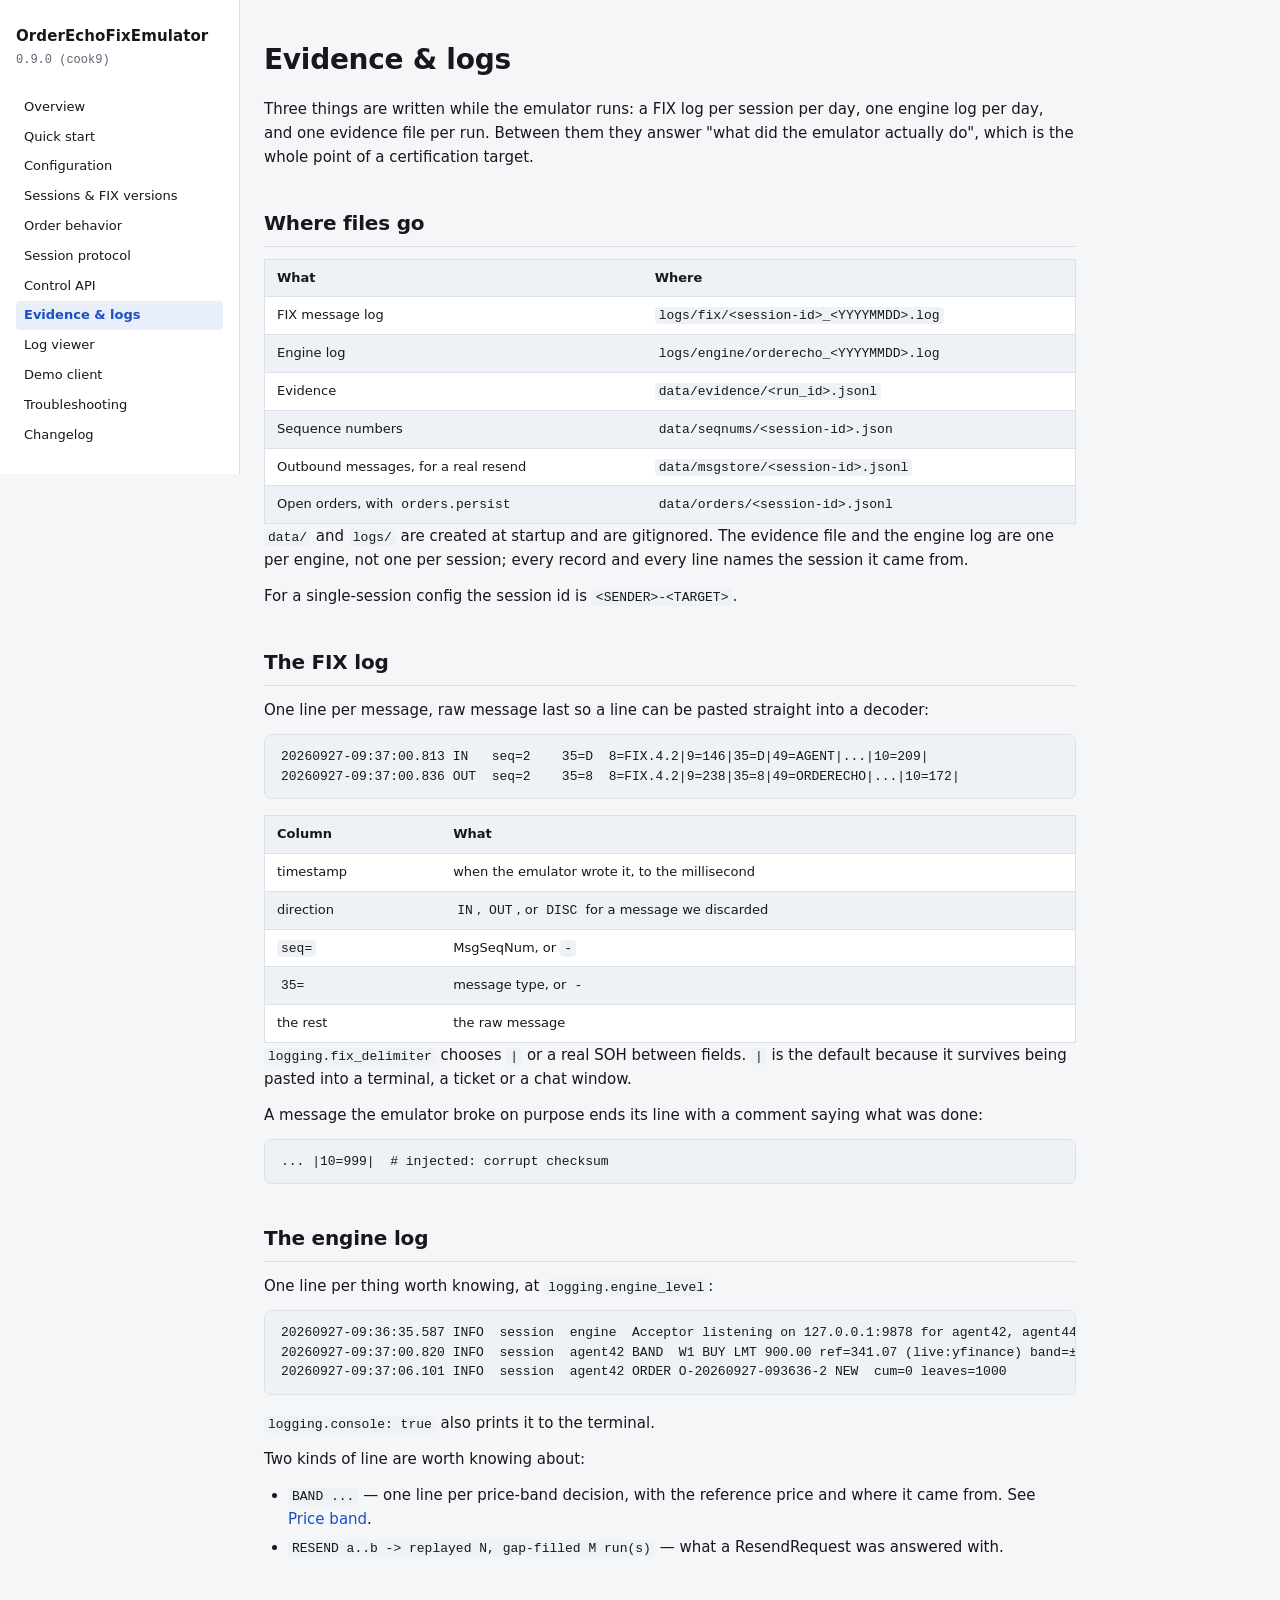
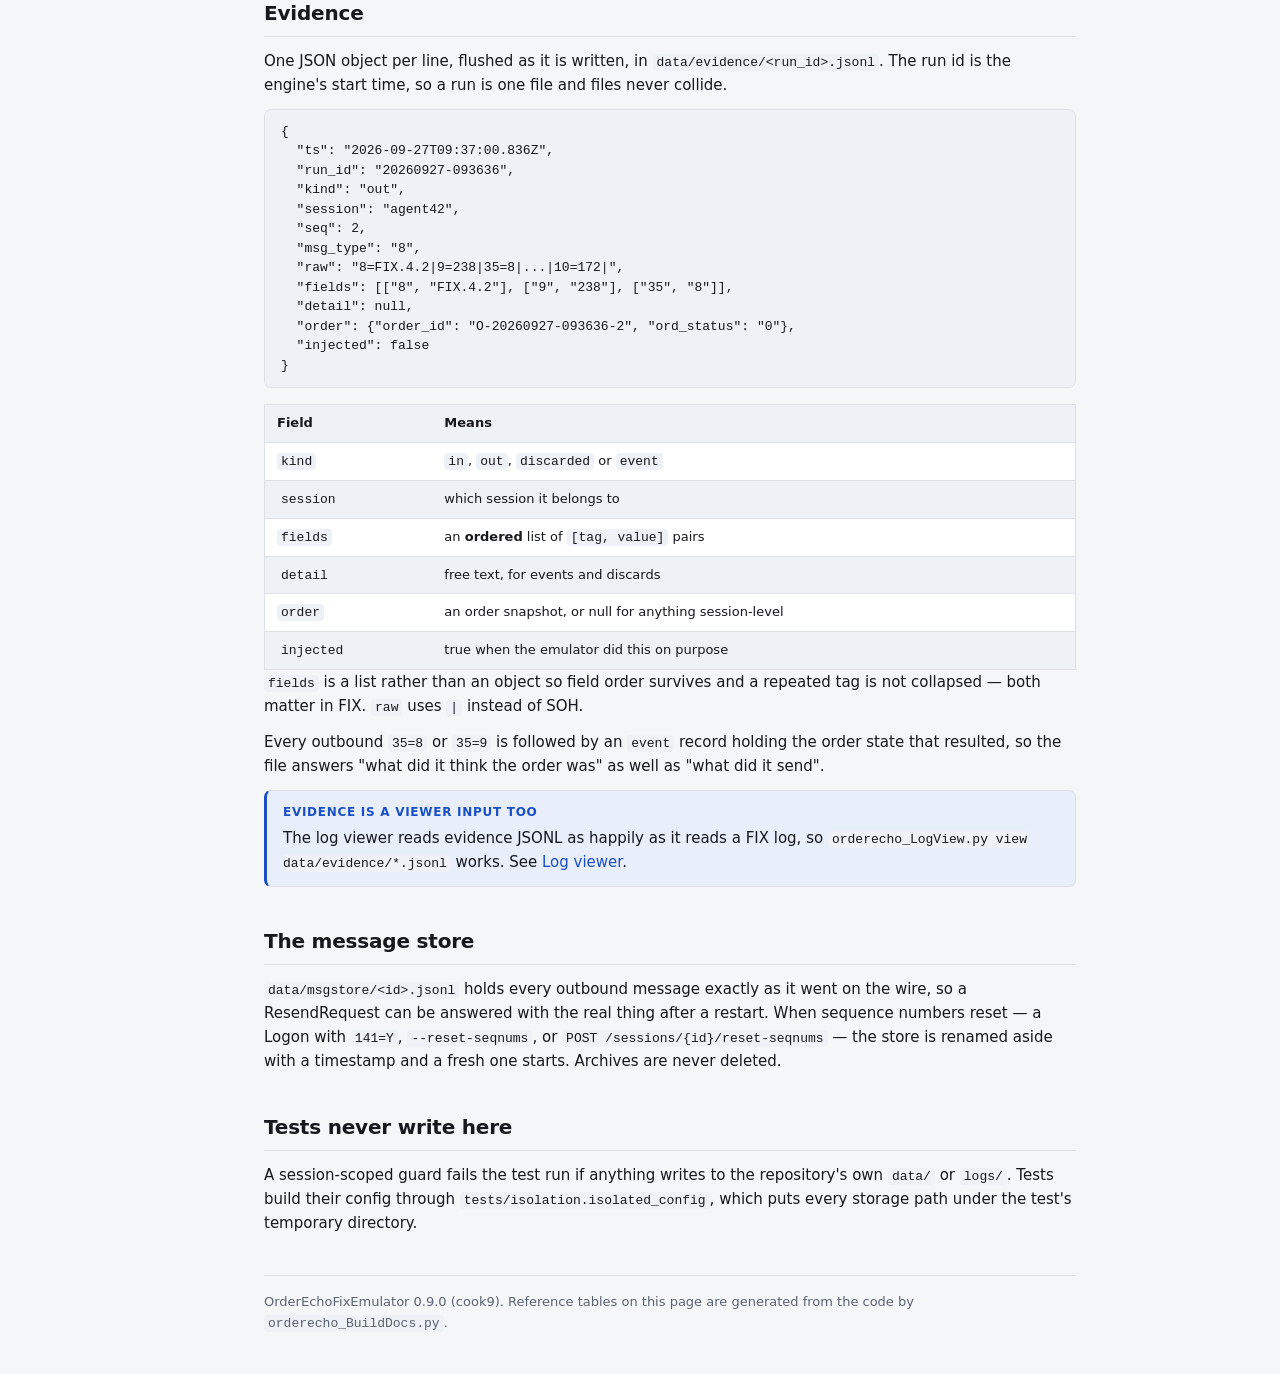
<file: docs/site/evidence-logs.html>
<!doctype html>
<html lang="en">
<head>
<meta charset="utf-8">
<meta name="viewport" content="width=device-width, initial-scale=1">
<title>Evidence &amp; logs - OrderEchoFixEmulator</title>
<link rel="stylesheet" href="assets/orderecho.css">
</head>
<body>
<div class="shell">
<aside class="sidebar">
<a class="brand" href="index.html">OrderEchoFixEmulator</a>
<span class="version">0.9.0 (cook9)</span>
<nav aria-label="Guide">
<ol>
<li><a href="index.html">Overview</a></li>
<li><a href="quick-start.html">Quick start</a></li>
<li><a href="configuration.html">Configuration</a></li>
<li><a href="sessions.html">Sessions &amp; FIX versions</a></li>
<li><a href="order-behavior.html">Order behavior</a></li>
<li><a href="session-protocol.html">Session protocol</a></li>
<li><a href="control-api.html">Control API</a></li>
<li><a href="evidence-logs.html" aria-current="page">Evidence &amp; logs</a></li>
<li><a href="log-viewer.html">Log viewer</a></li>
<li><a href="demo-client.html">Demo client</a></li>
<li><a href="troubleshooting.html">Troubleshooting</a></li>
<li><a href="changelog.html">Changelog</a></li>
</ol>
</nav>
</aside>
<main class="content">
<h1 id="evidence-logs">Evidence &amp; logs</h1>
<p>Three things are written while the emulator runs: a FIX log per session per
day, one engine log per day, and one evidence file per run. Between them they
answer "what did the emulator actually do", which is the whole point of a
certification target.</p>
<h2 id="where-files-go">Where files go</h2>
<table>
<thead>
<tr>
<th>What</th>
<th>Where</th>
</tr>
</thead>
<tbody>
<tr>
<td>FIX message log</td>
<td><code>logs/fix/&lt;session-id&gt;_&lt;YYYYMMDD&gt;.log</code></td>
</tr>
<tr>
<td>Engine log</td>
<td><code>logs/engine/orderecho_&lt;YYYYMMDD&gt;.log</code></td>
</tr>
<tr>
<td>Evidence</td>
<td><code>data/evidence/&lt;run_id&gt;.jsonl</code></td>
</tr>
<tr>
<td>Sequence numbers</td>
<td><code>data/seqnums/&lt;session-id&gt;.json</code></td>
</tr>
<tr>
<td>Outbound messages, for a real resend</td>
<td><code>data/msgstore/&lt;session-id&gt;.jsonl</code></td>
</tr>
<tr>
<td>Open orders, with <code>orders.persist</code></td>
<td><code>data/orders/&lt;session-id&gt;.jsonl</code></td>
</tr>
</tbody>
</table>
<p><code>data/</code> and <code>logs/</code> are created at startup and are gitignored. The evidence
file and the engine log are one per engine, not one per session; every record
and every line names the session it came from.</p>
<p>For a single-session config the session id is <code>&lt;SENDER&gt;-&lt;TARGET&gt;</code>.</p>
<h2 id="the-fix-log">The FIX log</h2>
<p>One line per message, raw message last so a line can be pasted straight into a
decoder:</p>
<pre><code>20260927-09:37:00.813 IN   seq=2    35=D  8=FIX.4.2|9=146|35=D|49=AGENT|...|10=209|
20260927-09:37:00.836 OUT  seq=2    35=8  8=FIX.4.2|9=238|35=8|49=ORDERECHO|...|10=172|
</code></pre>
<table>
<thead>
<tr>
<th>Column</th>
<th>What</th>
</tr>
</thead>
<tbody>
<tr>
<td>timestamp</td>
<td>when the emulator wrote it, to the millisecond</td>
</tr>
<tr>
<td>direction</td>
<td><code>IN</code>, <code>OUT</code>, or <code>DISC</code> for a message we discarded</td>
</tr>
<tr>
<td><code>seq=</code></td>
<td>MsgSeqNum, or <code>-</code></td>
</tr>
<tr>
<td><code>35=</code></td>
<td>message type, or <code>-</code></td>
</tr>
<tr>
<td>the rest</td>
<td>the raw message</td>
</tr>
</tbody>
</table>
<p><code>logging.fix_delimiter</code> chooses <code>|</code> or a real SOH between fields. <code>|</code> is the
default because it survives being pasted into a terminal, a ticket or a chat
window.</p>
<p>A message the emulator broke on purpose ends its line with a comment saying
what was done:</p>
<pre><code>... |10=999|  # injected: corrupt checksum
</code></pre>
<h2 id="the-engine-log">The engine log</h2>
<p>One line per thing worth knowing, at <code>logging.engine_level</code>:</p>
<pre><code>20260927-09:36:35.587 INFO  session  engine  Acceptor listening on 127.0.0.1:9878 for agent42, agent44
20260927-09:37:00.820 INFO  session  agent42 BAND  W1 BUY LMT 900.00 ref=341.07 (live:yfinance) band=±10% -&gt; REJECT
20260927-09:37:06.101 INFO  session  agent42 ORDER O-20260927-093636-2 NEW  cum=0 leaves=1000
</code></pre>
<p><code>logging.console: true</code> also prints it to the terminal.</p>
<p>Two kinds of line are worth knowing about:</p>
<ul>
<li><code>BAND ...</code> — one line per price-band decision, with the reference price and
  where it came from. See <a href="order-behavior.html#price-band">Price band</a>.</li>
<li><code>RESEND a..b -&gt; replayed N, gap-filled M run(s)</code> — what a ResendRequest was
  answered with.</li>
</ul>
<h2 id="evidence">Evidence</h2>
<p>One JSON object per line, flushed as it is written, in
<code>data/evidence/&lt;run_id&gt;.jsonl</code>. The run id is the engine's start time, so a run
is one file and files never collide.</p>
<pre><code class="language-json">{
  &quot;ts&quot;: &quot;2026-09-27T09:37:00.836Z&quot;,
  &quot;run_id&quot;: &quot;20260927-093636&quot;,
  &quot;kind&quot;: &quot;out&quot;,
  &quot;session&quot;: &quot;agent42&quot;,
  &quot;seq&quot;: 2,
  &quot;msg_type&quot;: &quot;8&quot;,
  &quot;raw&quot;: &quot;8=FIX.4.2|9=238|35=8|...|10=172|&quot;,
  &quot;fields&quot;: [[&quot;8&quot;, &quot;FIX.4.2&quot;], [&quot;9&quot;, &quot;238&quot;], [&quot;35&quot;, &quot;8&quot;]],
  &quot;detail&quot;: null,
  &quot;order&quot;: {&quot;order_id&quot;: &quot;O-20260927-093636-2&quot;, &quot;ord_status&quot;: &quot;0&quot;},
  &quot;injected&quot;: false
}
</code></pre>
<table>
<thead>
<tr>
<th>Field</th>
<th>Means</th>
</tr>
</thead>
<tbody>
<tr>
<td><code>kind</code></td>
<td><code>in</code>, <code>out</code>, <code>discarded</code> or <code>event</code></td>
</tr>
<tr>
<td><code>session</code></td>
<td>which session it belongs to</td>
</tr>
<tr>
<td><code>fields</code></td>
<td>an <strong>ordered</strong> list of <code>[tag, value]</code> pairs</td>
</tr>
<tr>
<td><code>detail</code></td>
<td>free text, for events and discards</td>
</tr>
<tr>
<td><code>order</code></td>
<td>an order snapshot, or null for anything session-level</td>
</tr>
<tr>
<td><code>injected</code></td>
<td>true when the emulator did this on purpose</td>
</tr>
</tbody>
</table>
<p><code>fields</code> is a list rather than an object so field order survives and a repeated
tag is not collapsed — both matter in FIX. <code>raw</code> uses <code>|</code> instead of SOH.</p>
<p>Every outbound <code>35=8</code> or <code>35=9</code> is followed by an <code>event</code> record holding the
order state that resulted, so the file answers "what did it think the order was"
as well as "what did it send".</p>
<div class="callout note">
<p><span class="label">Evidence is a viewer input too</span>
The log viewer reads evidence JSONL as happily as it reads a FIX log, so
<code>orderecho_LogView.py view data/evidence/*.jsonl</code> works. See
<a href="log-viewer.html">Log viewer</a>.</p>
</div>
<h2 id="the-message-store">The message store</h2>
<p><code>data/msgstore/&lt;id&gt;.jsonl</code> holds every outbound message exactly as it went on
the wire, so a ResendRequest can be answered with the real thing after a
restart. When sequence numbers reset — a Logon with <code>141=Y</code>,
<code>--reset-seqnums</code>, or <code>POST /sessions/{id}/reset-seqnums</code> — the store is
renamed aside with a timestamp and a fresh one starts. Archives are never
deleted.</p>
<h2 id="tests-never-write-here">Tests never write here</h2>
<p>A session-scoped guard fails the test run if anything writes to the
repository's own <code>data/</code> or <code>logs/</code>. Tests build their config through
<code>tests/isolation.isolated_config</code>, which puts every storage path under the
test's temporary directory.</p>
<div class="footer">
OrderEchoFixEmulator 0.9.0 (cook9). Reference tables on this page are generated
from the code by <code>orderecho_BuildDocs.py</code>.
</div>
</main>
</div>
<script>
document.querySelectorAll("pre").forEach(function (pre) {
  var wrap = document.createElement("div");
  wrap.className = "codeblock";
  pre.parentNode.insertBefore(wrap, pre);
  wrap.appendChild(pre);
  var button = document.createElement("button");
  button.className = "copy";
  button.type = "button";
  button.textContent = "Copy";
  button.addEventListener("click", function () {
    var text = pre.innerText;
    var done = function () {
      button.textContent = "Copied";
      setTimeout(function () { button.textContent = "Copy"; }, 1200);
    };
    if (navigator.clipboard && navigator.clipboard.writeText) {
      navigator.clipboard.writeText(text).then(done, function () {});
      return;
    }
    var area = document.createElement("textarea");
    area.value = text;
    document.body.appendChild(area);
    area.select();
    try { document.execCommand("copy"); done(); } catch (e) {}
    document.body.removeChild(area);
  });
  wrap.appendChild(button);
});
</script>
</body>
</html>
</file>
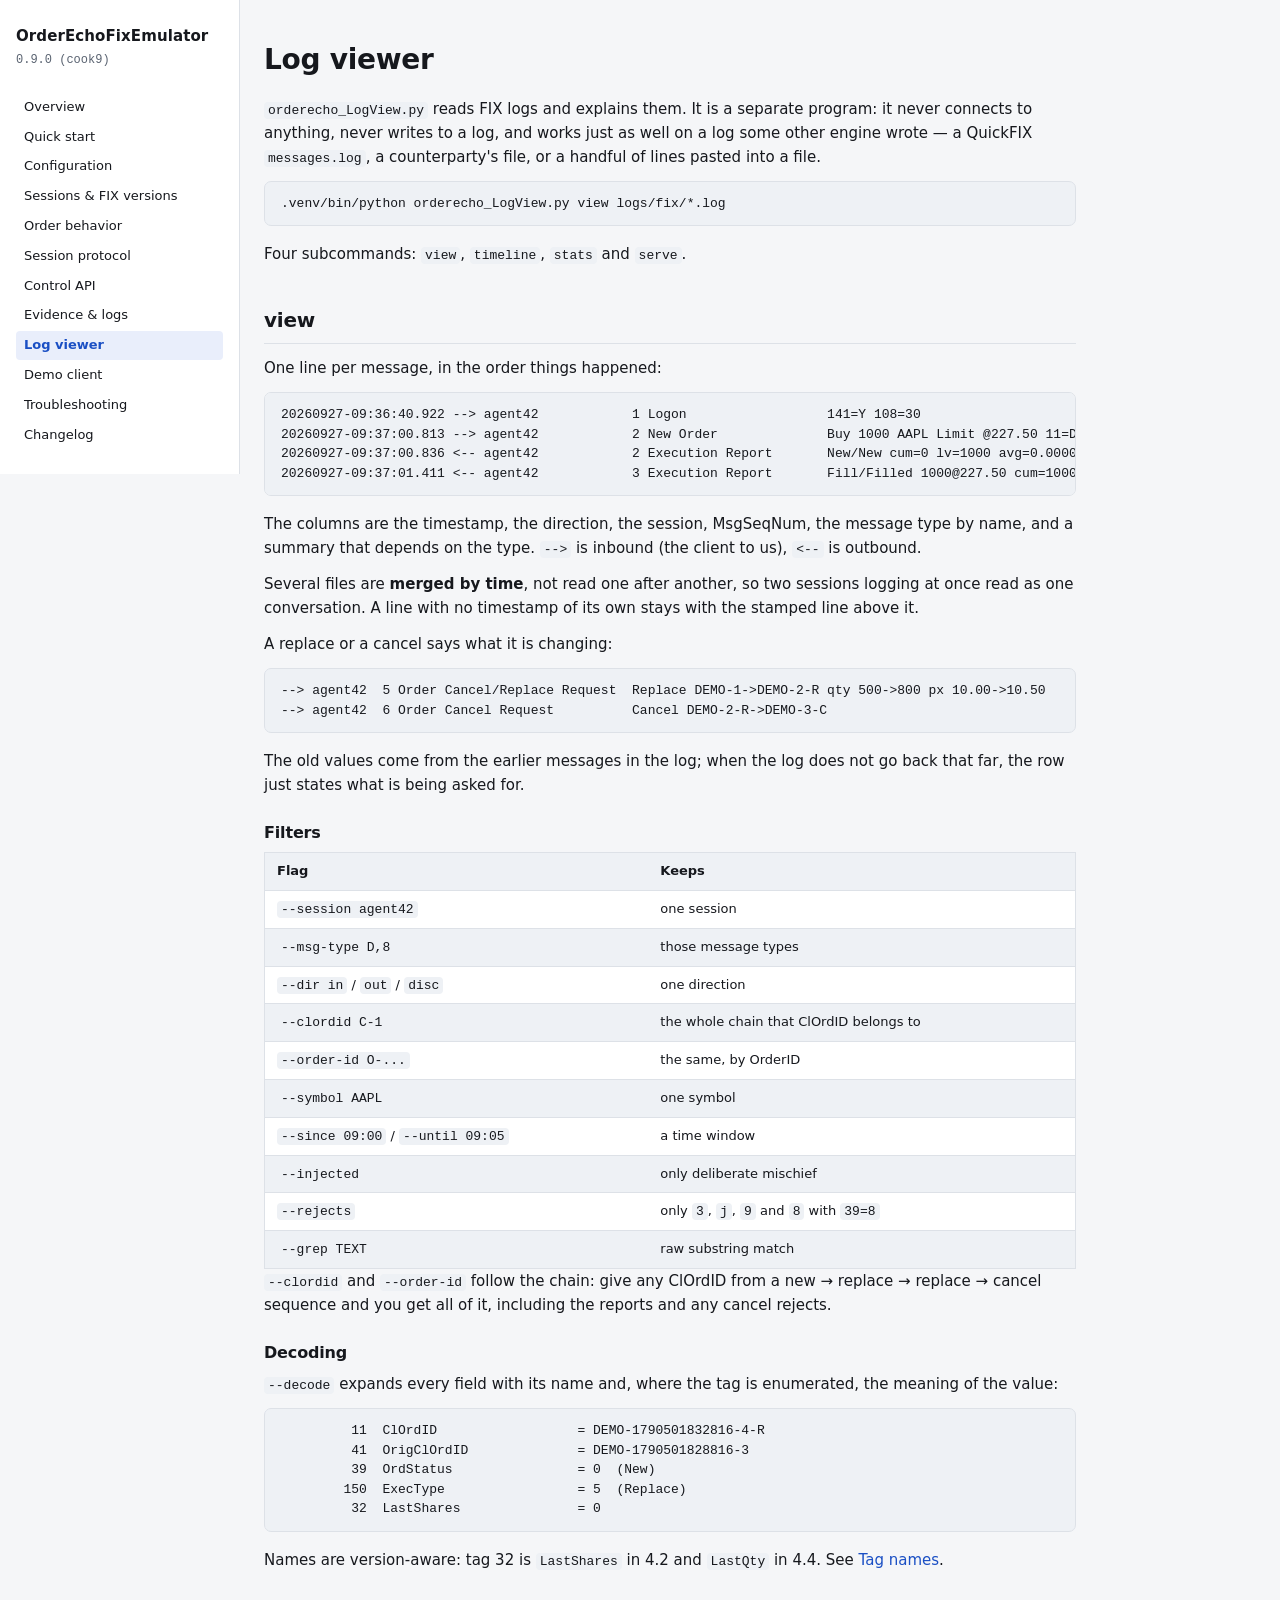
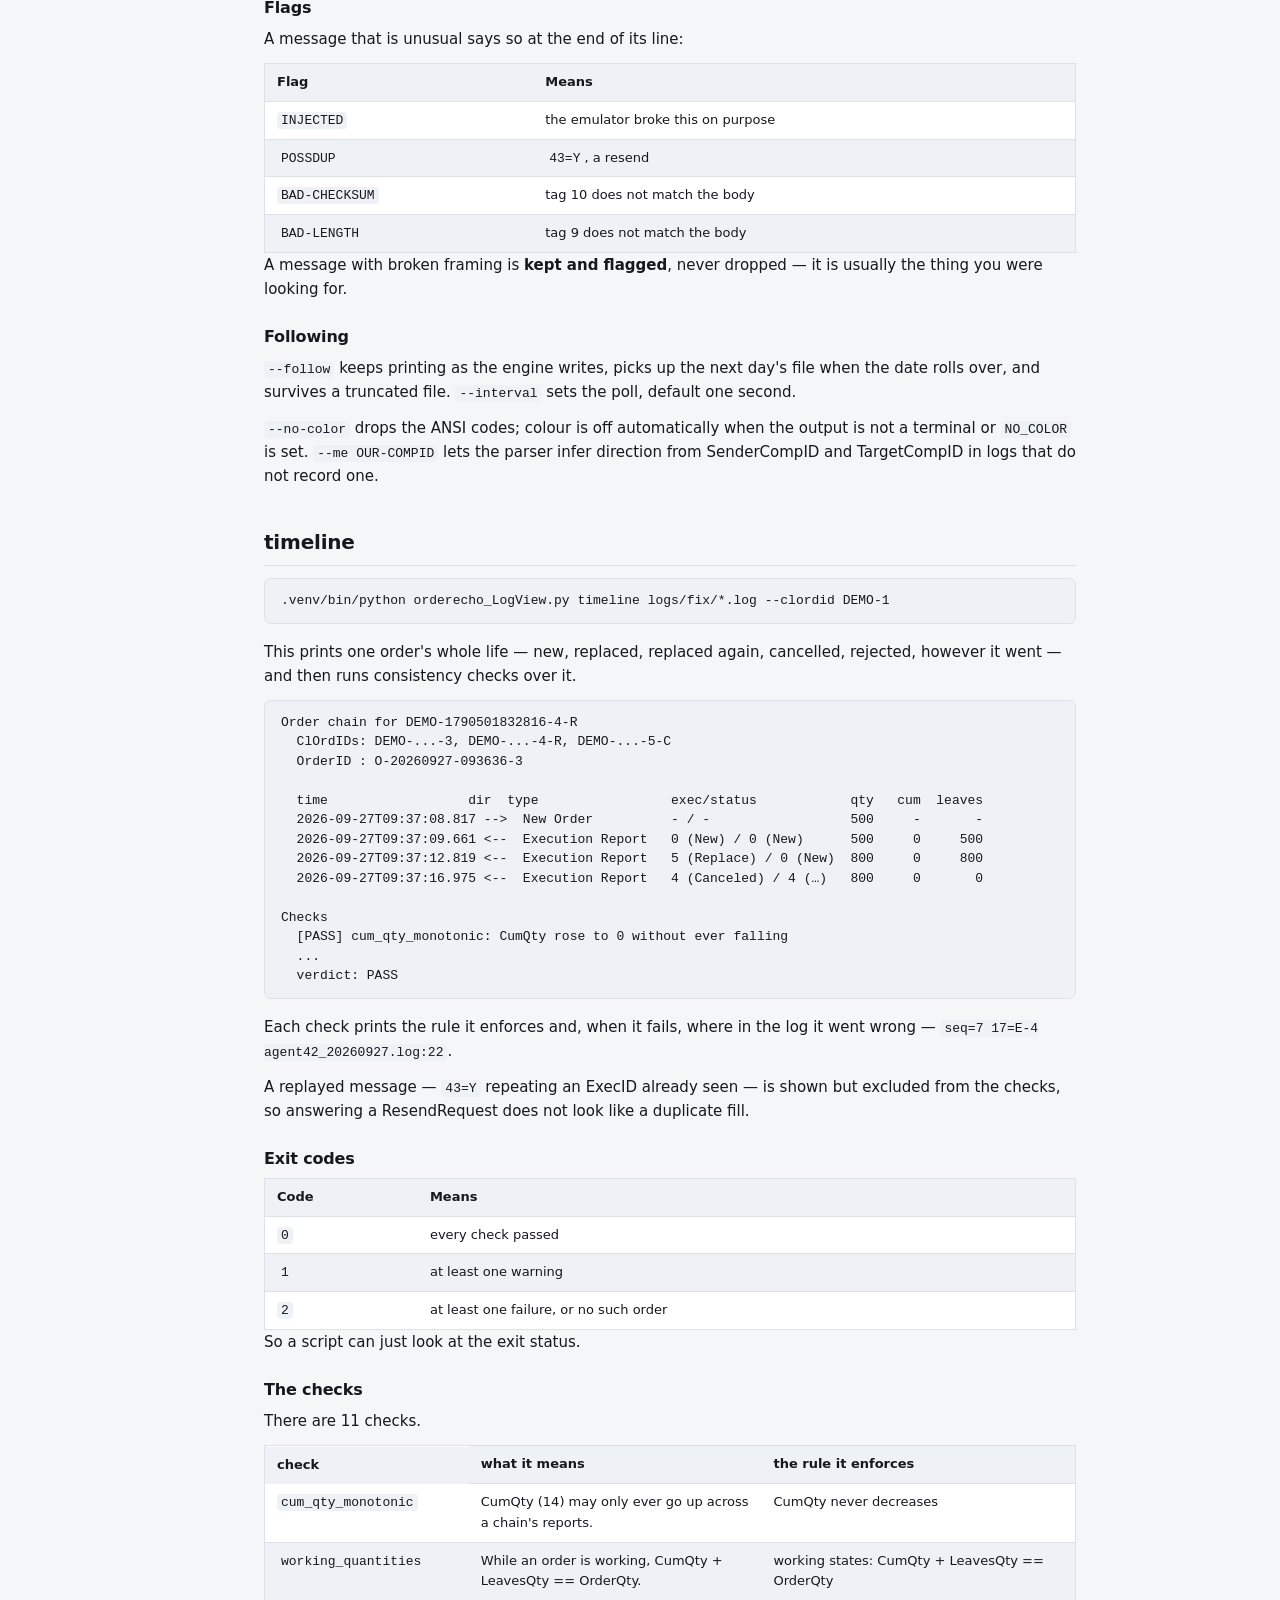
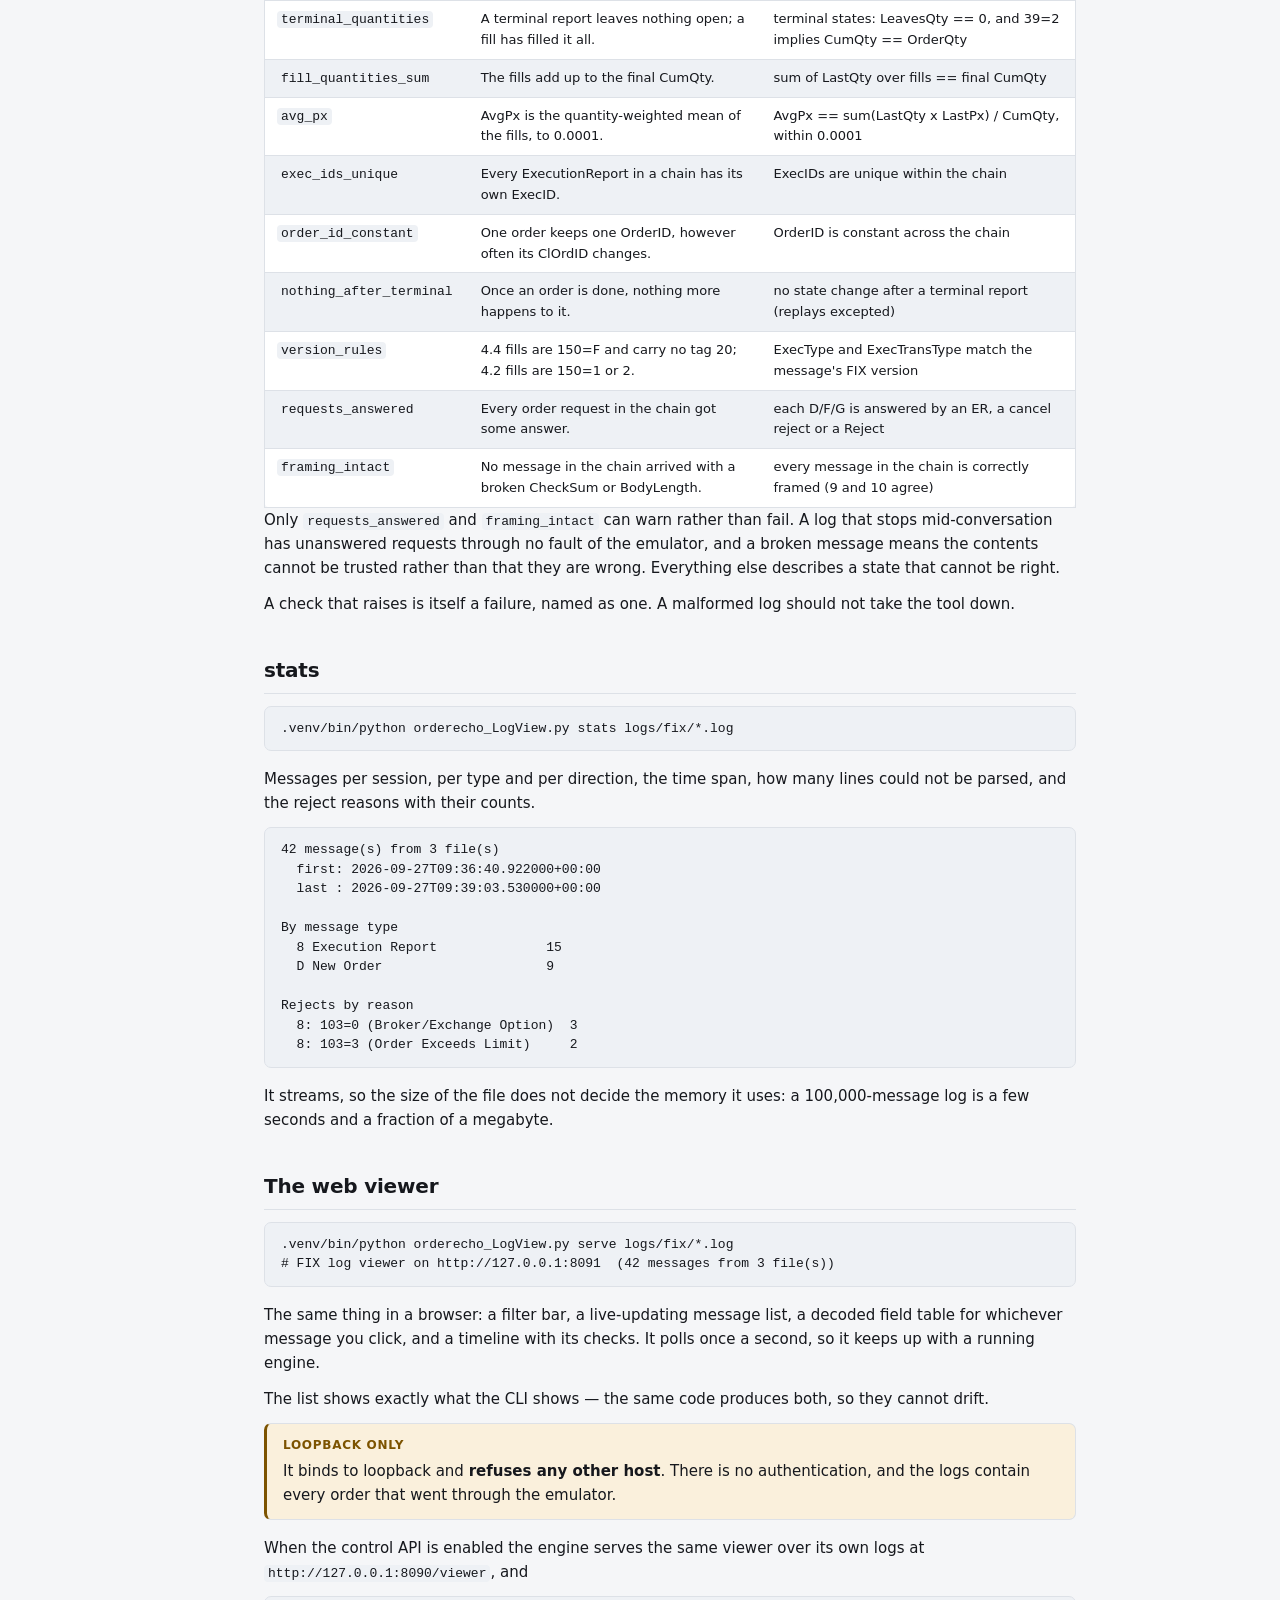
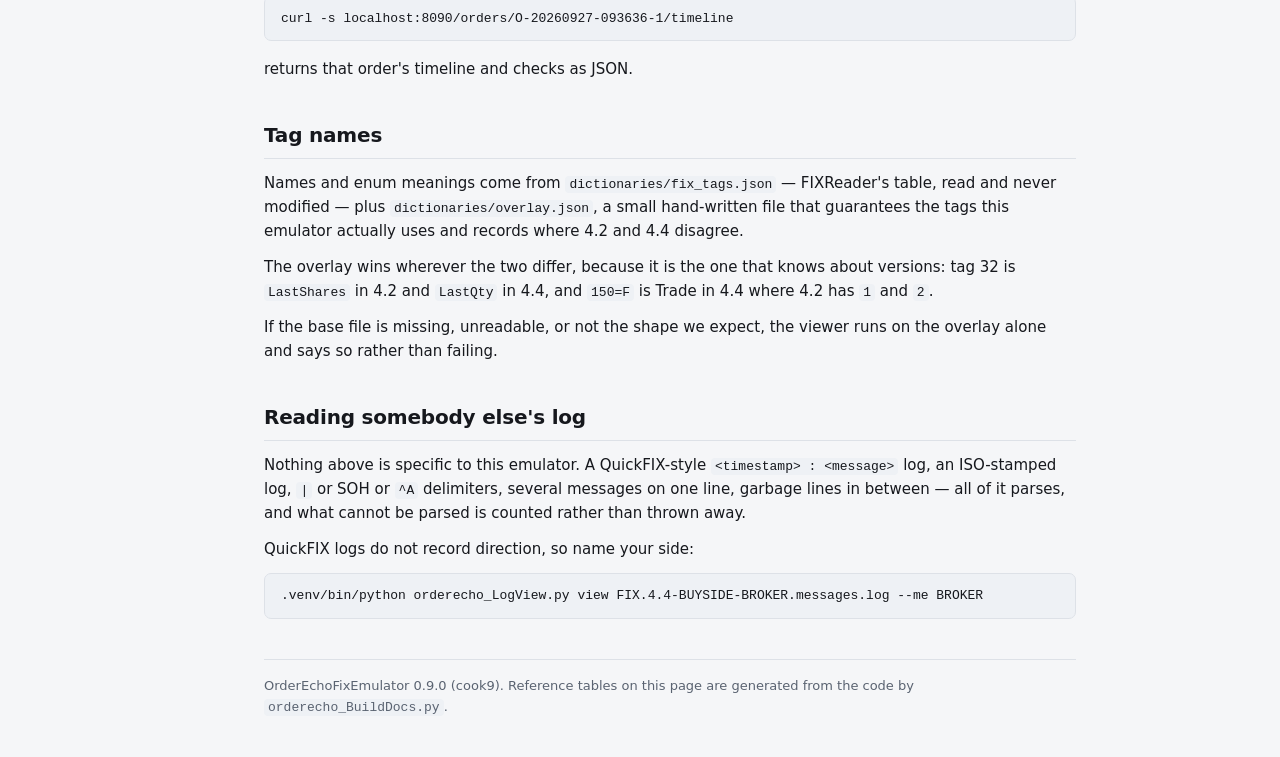
<file: docs/site/log-viewer.html>
<!doctype html>
<html lang="en">
<head>
<meta charset="utf-8">
<meta name="viewport" content="width=device-width, initial-scale=1">
<title>Log viewer - OrderEchoFixEmulator</title>
<link rel="stylesheet" href="assets/orderecho.css">
</head>
<body>
<div class="shell">
<aside class="sidebar">
<a class="brand" href="index.html">OrderEchoFixEmulator</a>
<span class="version">0.9.0 (cook9)</span>
<nav aria-label="Guide">
<ol>
<li><a href="index.html">Overview</a></li>
<li><a href="quick-start.html">Quick start</a></li>
<li><a href="configuration.html">Configuration</a></li>
<li><a href="sessions.html">Sessions &amp; FIX versions</a></li>
<li><a href="order-behavior.html">Order behavior</a></li>
<li><a href="session-protocol.html">Session protocol</a></li>
<li><a href="control-api.html">Control API</a></li>
<li><a href="evidence-logs.html">Evidence &amp; logs</a></li>
<li><a href="log-viewer.html" aria-current="page">Log viewer</a></li>
<li><a href="demo-client.html">Demo client</a></li>
<li><a href="troubleshooting.html">Troubleshooting</a></li>
<li><a href="changelog.html">Changelog</a></li>
</ol>
</nav>
</aside>
<main class="content">
<h1 id="log-viewer">Log viewer</h1>
<p><code>orderecho_LogView.py</code> reads FIX logs and explains them. It is a separate
program: it never connects to anything, never writes to a log, and works just
as well on a log some other engine wrote — a QuickFIX <code>messages.log</code>, a
counterparty's file, or a handful of lines pasted into a file.</p>
<pre><code class="language-sh">.venv/bin/python orderecho_LogView.py view logs/fix/*.log
</code></pre>
<p>Four subcommands: <code>view</code>, <code>timeline</code>, <code>stats</code> and <code>serve</code>.</p>
<h2 id="view">view</h2>
<p>One line per message, in the order things happened:</p>
<pre><code>20260927-09:36:40.922 --&gt; agent42            1 Logon                  141=Y 108=30
20260927-09:37:00.813 --&gt; agent42            2 New Order              Buy 1000 AAPL Limit @227.50 11=DEMO-1
20260927-09:37:00.836 &lt;-- agent42            2 Execution Report       New/New cum=0 lv=1000 avg=0.0000 11=DEMO-1
20260927-09:37:01.411 &lt;-- agent42            3 Execution Report       Fill/Filled 1000@227.50 cum=1000 lv=0 11=DEMO-1
</code></pre>
<p>The columns are the timestamp, the direction, the session, MsgSeqNum, the
message type by name, and a summary that depends on the type. <code>--&gt;</code> is inbound
(the client to us), <code>&lt;--</code> is outbound.</p>
<p>Several files are <strong>merged by time</strong>, not read one after another, so two
sessions logging at once read as one conversation. A line with no timestamp of
its own stays with the stamped line above it.</p>
<p>A replace or a cancel says what it is changing:</p>
<pre><code>--&gt; agent42  5 Order Cancel/Replace Request  Replace DEMO-1-&gt;DEMO-2-R qty 500-&gt;800 px 10.00-&gt;10.50
--&gt; agent42  6 Order Cancel Request          Cancel DEMO-2-R-&gt;DEMO-3-C
</code></pre>
<p>The old values come from the earlier messages in the log; when the log does not
go back that far, the row just states what is being asked for.</p>
<h3 id="filters">Filters</h3>
<table>
<thead>
<tr>
<th>Flag</th>
<th>Keeps</th>
</tr>
</thead>
<tbody>
<tr>
<td><code>--session agent42</code></td>
<td>one session</td>
</tr>
<tr>
<td><code>--msg-type D,8</code></td>
<td>those message types</td>
</tr>
<tr>
<td><code>--dir in</code> / <code>out</code> / <code>disc</code></td>
<td>one direction</td>
</tr>
<tr>
<td><code>--clordid C-1</code></td>
<td>the whole chain that ClOrdID belongs to</td>
</tr>
<tr>
<td><code>--order-id O-...</code></td>
<td>the same, by OrderID</td>
</tr>
<tr>
<td><code>--symbol AAPL</code></td>
<td>one symbol</td>
</tr>
<tr>
<td><code>--since 09:00</code> / <code>--until 09:05</code></td>
<td>a time window</td>
</tr>
<tr>
<td><code>--injected</code></td>
<td>only deliberate mischief</td>
</tr>
<tr>
<td><code>--rejects</code></td>
<td>only <code>3</code>, <code>j</code>, <code>9</code> and <code>8</code> with <code>39=8</code></td>
</tr>
<tr>
<td><code>--grep TEXT</code></td>
<td>raw substring match</td>
</tr>
</tbody>
</table>
<p><code>--clordid</code> and <code>--order-id</code> follow the chain: give any ClOrdID from a
new → replace → replace → cancel sequence and you get all of it, including the
reports and any cancel rejects.</p>
<h3 id="decoding">Decoding</h3>
<p><code>--decode</code> expands every field with its name and, where the tag is enumerated,
the meaning of the value:</p>
<pre><code>         11  ClOrdID                  = DEMO-1790501832816-4-R
         41  OrigClOrdID              = DEMO-1790501828816-3
         39  OrdStatus                = 0  (New)
        150  ExecType                 = 5  (Replace)
         32  LastShares               = 0
</code></pre>
<p>Names are version-aware: tag 32 is <code>LastShares</code> in 4.2 and <code>LastQty</code> in 4.4.
See <a href="#tag-names">Tag names</a>.</p>
<h3 id="flags">Flags</h3>
<p>A message that is unusual says so at the end of its line:</p>
<table>
<thead>
<tr>
<th>Flag</th>
<th>Means</th>
</tr>
</thead>
<tbody>
<tr>
<td><code>INJECTED</code></td>
<td>the emulator broke this on purpose</td>
</tr>
<tr>
<td><code>POSSDUP</code></td>
<td><code>43=Y</code>, a resend</td>
</tr>
<tr>
<td><code>BAD-CHECKSUM</code></td>
<td>tag 10 does not match the body</td>
</tr>
<tr>
<td><code>BAD-LENGTH</code></td>
<td>tag 9 does not match the body</td>
</tr>
</tbody>
</table>
<p>A message with broken framing is <strong>kept and flagged</strong>, never dropped — it is
usually the thing you were looking for.</p>
<h3 id="following">Following</h3>
<p><code>--follow</code> keeps printing as the engine writes, picks up the next day's file
when the date rolls over, and survives a truncated file. <code>--interval</code> sets the
poll, default one second.</p>
<p><code>--no-color</code> drops the ANSI codes; colour is off automatically when the output
is not a terminal or <code>NO_COLOR</code> is set. <code>--me OUR-COMPID</code> lets the parser infer
direction from SenderCompID and TargetCompID in logs that do not record one.</p>
<h2 id="timeline">timeline</h2>
<pre><code class="language-sh">.venv/bin/python orderecho_LogView.py timeline logs/fix/*.log --clordid DEMO-1
</code></pre>
<p>This prints one order's whole life — new, replaced, replaced again, cancelled,
rejected, however it went — and then runs consistency checks over it.</p>
<pre><code>Order chain for DEMO-1790501832816-4-R
  ClOrdIDs: DEMO-...-3, DEMO-...-4-R, DEMO-...-5-C
  OrderID : O-20260927-093636-3

  time                  dir  type                 exec/status            qty   cum  leaves
  2026-09-27T09:37:08.817 --&gt;  New Order          - / -                  500     -       -
  2026-09-27T09:37:09.661 &lt;--  Execution Report   0 (New) / 0 (New)      500     0     500
  2026-09-27T09:37:12.819 &lt;--  Execution Report   5 (Replace) / 0 (New)  800     0     800
  2026-09-27T09:37:16.975 &lt;--  Execution Report   4 (Canceled) / 4 (…)   800     0       0

Checks
  [PASS] cum_qty_monotonic: CumQty rose to 0 without ever falling
  ...
  verdict: PASS
</code></pre>
<p>Each check prints the rule it enforces and, when it fails, where in the log it
went wrong — <code>seq=7 17=E-4 agent42_20260927.log:22</code>.</p>
<p>A replayed message — <code>43=Y</code> repeating an ExecID already seen — is shown but
excluded from the checks, so answering a ResendRequest does not look like a
duplicate fill.</p>
<h3 id="exit-codes">Exit codes</h3>
<table>
<thead>
<tr>
<th>Code</th>
<th>Means</th>
</tr>
</thead>
<tbody>
<tr>
<td><code>0</code></td>
<td>every check passed</td>
</tr>
<tr>
<td><code>1</code></td>
<td>at least one warning</td>
</tr>
<tr>
<td><code>2</code></td>
<td>at least one failure, or no such order</td>
</tr>
</tbody>
</table>
<p>So a script can just look at the exit status.</p>
<h3 id="the-checks">The checks</h3>
<p>There are 11 checks.</p>
<table>
<thead>
<tr>
<th>check</th>
<th>what it means</th>
<th>the rule it enforces</th>
</tr>
</thead>
<tbody>
<tr>
<td><code>cum_qty_monotonic</code></td>
<td>CumQty (14) may only ever go up across a chain's reports.</td>
<td>CumQty never decreases</td>
</tr>
<tr>
<td><code>working_quantities</code></td>
<td>While an order is working, CumQty + LeavesQty == OrderQty.</td>
<td>working states: CumQty + LeavesQty == OrderQty</td>
</tr>
<tr>
<td><code>terminal_quantities</code></td>
<td>A terminal report leaves nothing open; a fill has filled it all.</td>
<td>terminal states: LeavesQty == 0, and 39=2 implies CumQty == OrderQty</td>
</tr>
<tr>
<td><code>fill_quantities_sum</code></td>
<td>The fills add up to the final CumQty.</td>
<td>sum of LastQty over fills == final CumQty</td>
</tr>
<tr>
<td><code>avg_px</code></td>
<td>AvgPx is the quantity-weighted mean of the fills, to 0.0001.</td>
<td>AvgPx == sum(LastQty x LastPx) / CumQty, within 0.0001</td>
</tr>
<tr>
<td><code>exec_ids_unique</code></td>
<td>Every ExecutionReport in a chain has its own ExecID.</td>
<td>ExecIDs are unique within the chain</td>
</tr>
<tr>
<td><code>order_id_constant</code></td>
<td>One order keeps one OrderID, however often its ClOrdID changes.</td>
<td>OrderID is constant across the chain</td>
</tr>
<tr>
<td><code>nothing_after_terminal</code></td>
<td>Once an order is done, nothing more happens to it.</td>
<td>no state change after a terminal report (replays excepted)</td>
</tr>
<tr>
<td><code>version_rules</code></td>
<td>4.4 fills are 150=F and carry no tag 20; 4.2 fills are 150=1 or 2.</td>
<td>ExecType and ExecTransType match the message's FIX version</td>
</tr>
<tr>
<td><code>requests_answered</code></td>
<td>Every order request in the chain got some answer.</td>
<td>each D/F/G is answered by an ER, a cancel reject or a Reject</td>
</tr>
<tr>
<td><code>framing_intact</code></td>
<td>No message in the chain arrived with a broken CheckSum or BodyLength.</td>
<td>every message in the chain is correctly framed (9 and 10 agree)</td>
</tr>
</tbody>
</table>
<p>Only <code>requests_answered</code> and <code>framing_intact</code> can warn rather than fail. A log
that stops mid-conversation has unanswered requests through no fault of the
emulator, and a broken message means the contents cannot be trusted rather than
that they are wrong. Everything else describes a state that cannot be right.</p>
<p>A check that raises is itself a failure, named as one. A malformed log should
not take the tool down.</p>
<h2 id="stats">stats</h2>
<pre><code class="language-sh">.venv/bin/python orderecho_LogView.py stats logs/fix/*.log
</code></pre>
<p>Messages per session, per type and per direction, the time span, how many lines
could not be parsed, and the reject reasons with their counts.</p>
<pre><code>42 message(s) from 3 file(s)
  first: 2026-09-27T09:36:40.922000+00:00
  last : 2026-09-27T09:39:03.530000+00:00

By message type
  8 Execution Report              15
  D New Order                     9

Rejects by reason
  8: 103=0 (Broker/Exchange Option)  3
  8: 103=3 (Order Exceeds Limit)     2
</code></pre>
<p>It streams, so the size of the file does not decide the memory it uses: a
100,000-message log is a few seconds and a fraction of a megabyte.</p>
<h2 id="the-web-viewer">The web viewer</h2>
<pre><code class="language-sh">.venv/bin/python orderecho_LogView.py serve logs/fix/*.log
# FIX log viewer on http://127.0.0.1:8091  (42 messages from 3 file(s))
</code></pre>
<p>The same thing in a browser: a filter bar, a live-updating message list, a
decoded field table for whichever message you click, and a timeline with its
checks. It polls once a second, so it keeps up with a running engine.</p>
<p>The list shows exactly what the CLI shows — the same code produces both, so
they cannot drift.</p>
<div class="callout warn">
<p><span class="label">Loopback only</span>
It binds to loopback and <strong>refuses any other host</strong>. There is no
authentication, and the logs contain every order that went through the
emulator.</p>
</div>
<p>When the control API is enabled the engine serves the same viewer over its own
logs at <code>http://127.0.0.1:8090/viewer</code>, and</p>
<pre><code class="language-sh">curl -s localhost:8090/orders/O-20260927-093636-1/timeline
</code></pre>
<p>returns that order's timeline and checks as JSON.</p>
<h2 id="tag-names">Tag names</h2>
<p>Names and enum meanings come from <code>dictionaries/fix_tags.json</code> — FIXReader's
table, read and never modified — plus <code>dictionaries/overlay.json</code>, a small
hand-written file that guarantees the tags this emulator actually uses and
records where 4.2 and 4.4 disagree.</p>
<p>The overlay wins wherever the two differ, because it is the one that knows
about versions: tag 32 is <code>LastShares</code> in 4.2 and <code>LastQty</code> in 4.4, and <code>150=F</code>
is Trade in 4.4 where 4.2 has <code>1</code> and <code>2</code>.</p>
<p>If the base file is missing, unreadable, or not the shape we expect, the viewer
runs on the overlay alone and says so rather than failing.</p>
<h2 id="reading-somebody-elses-log">Reading somebody else's log</h2>
<p>Nothing above is specific to this emulator. A QuickFIX-style
<code>&lt;timestamp&gt; : &lt;message&gt;</code> log, an ISO-stamped log, <code>|</code> or SOH or <code>^A</code>
delimiters, several messages on one line, garbage lines in between — all of it
parses, and what cannot be parsed is counted rather than thrown away.</p>
<p>QuickFIX logs do not record direction, so name your side:</p>
<pre><code class="language-sh">.venv/bin/python orderecho_LogView.py view FIX.4.4-BUYSIDE-BROKER.messages.log --me BROKER
</code></pre>
<div class="footer">
OrderEchoFixEmulator 0.9.0 (cook9). Reference tables on this page are generated
from the code by <code>orderecho_BuildDocs.py</code>.
</div>
</main>
</div>
<script>
document.querySelectorAll("pre").forEach(function (pre) {
  var wrap = document.createElement("div");
  wrap.className = "codeblock";
  pre.parentNode.insertBefore(wrap, pre);
  wrap.appendChild(pre);
  var button = document.createElement("button");
  button.className = "copy";
  button.type = "button";
  button.textContent = "Copy";
  button.addEventListener("click", function () {
    var text = pre.innerText;
    var done = function () {
      button.textContent = "Copied";
      setTimeout(function () { button.textContent = "Copy"; }, 1200);
    };
    if (navigator.clipboard && navigator.clipboard.writeText) {
      navigator.clipboard.writeText(text).then(done, function () {});
      return;
    }
    var area = document.createElement("textarea");
    area.value = text;
    document.body.appendChild(area);
    area.select();
    try { document.execCommand("copy"); done(); } catch (e) {}
    document.body.removeChild(area);
  });
  wrap.appendChild(button);
});
</script>
</body>
</html>
</file>
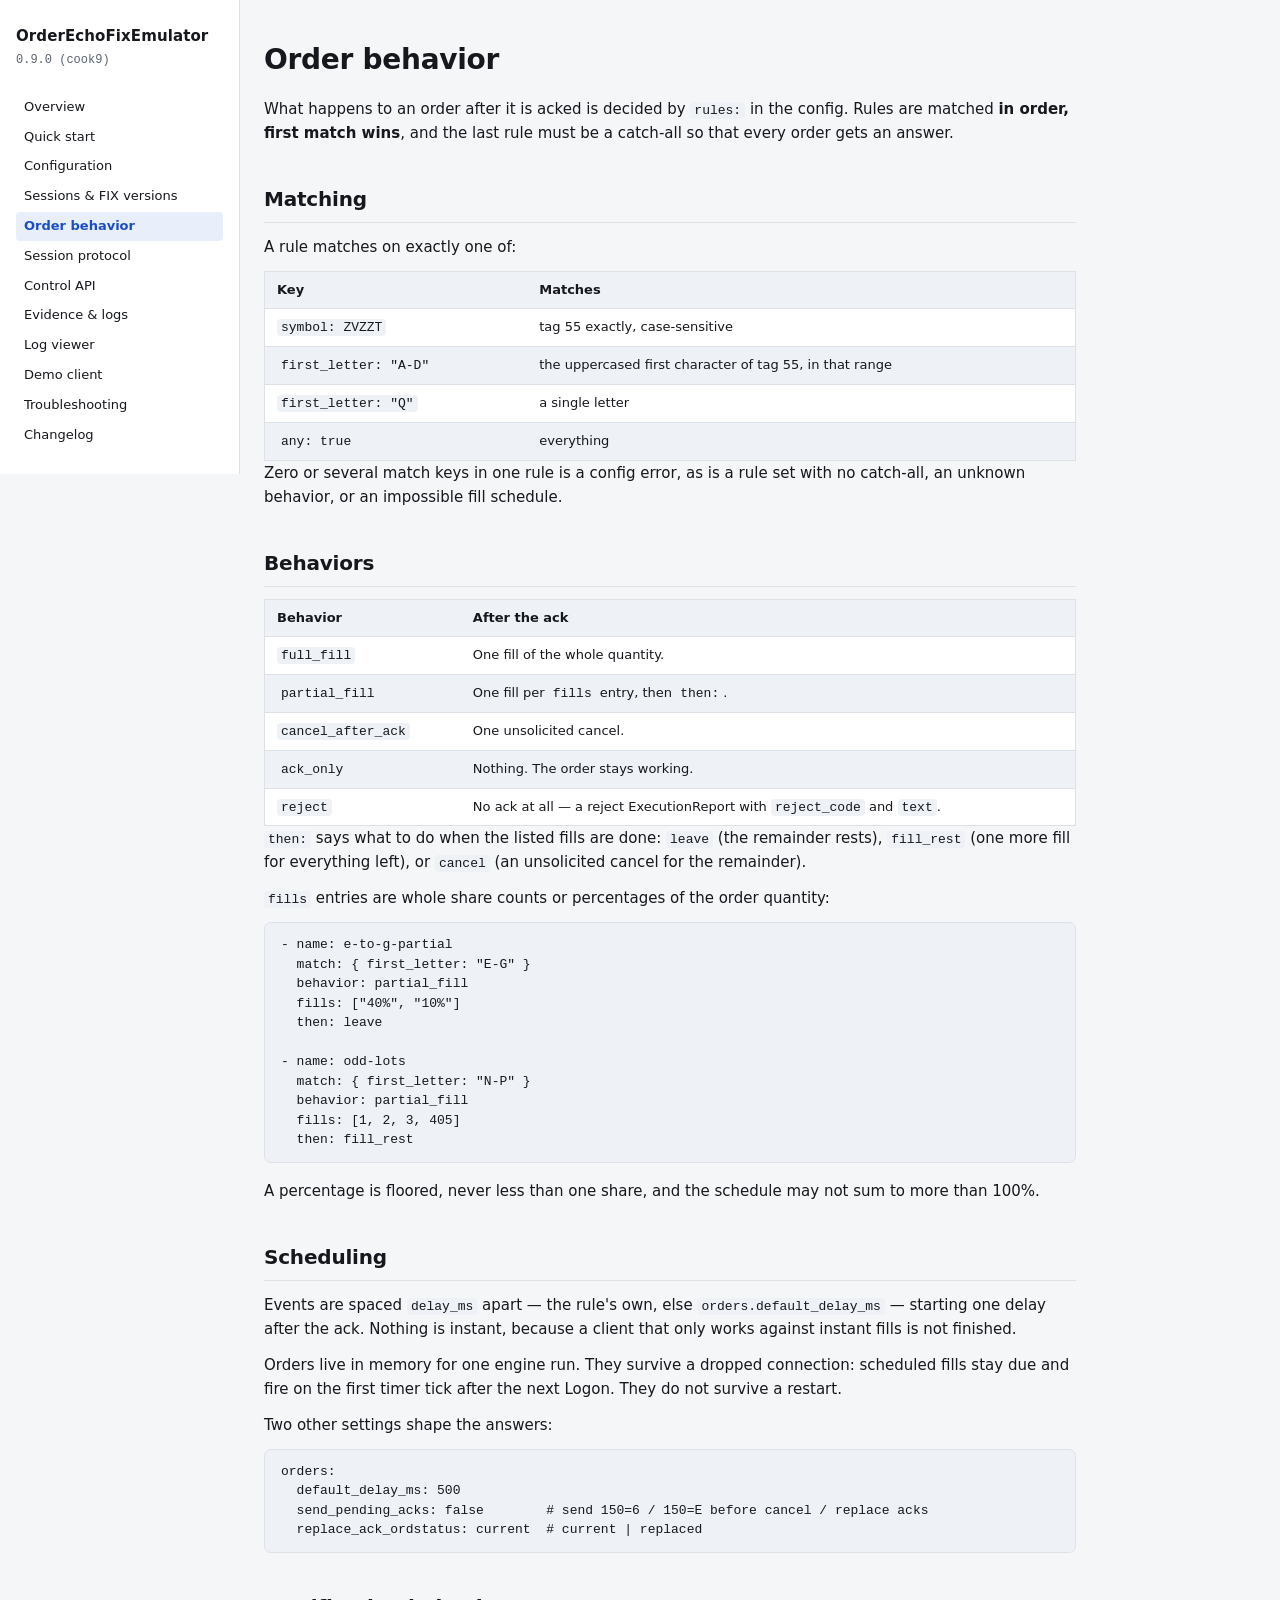
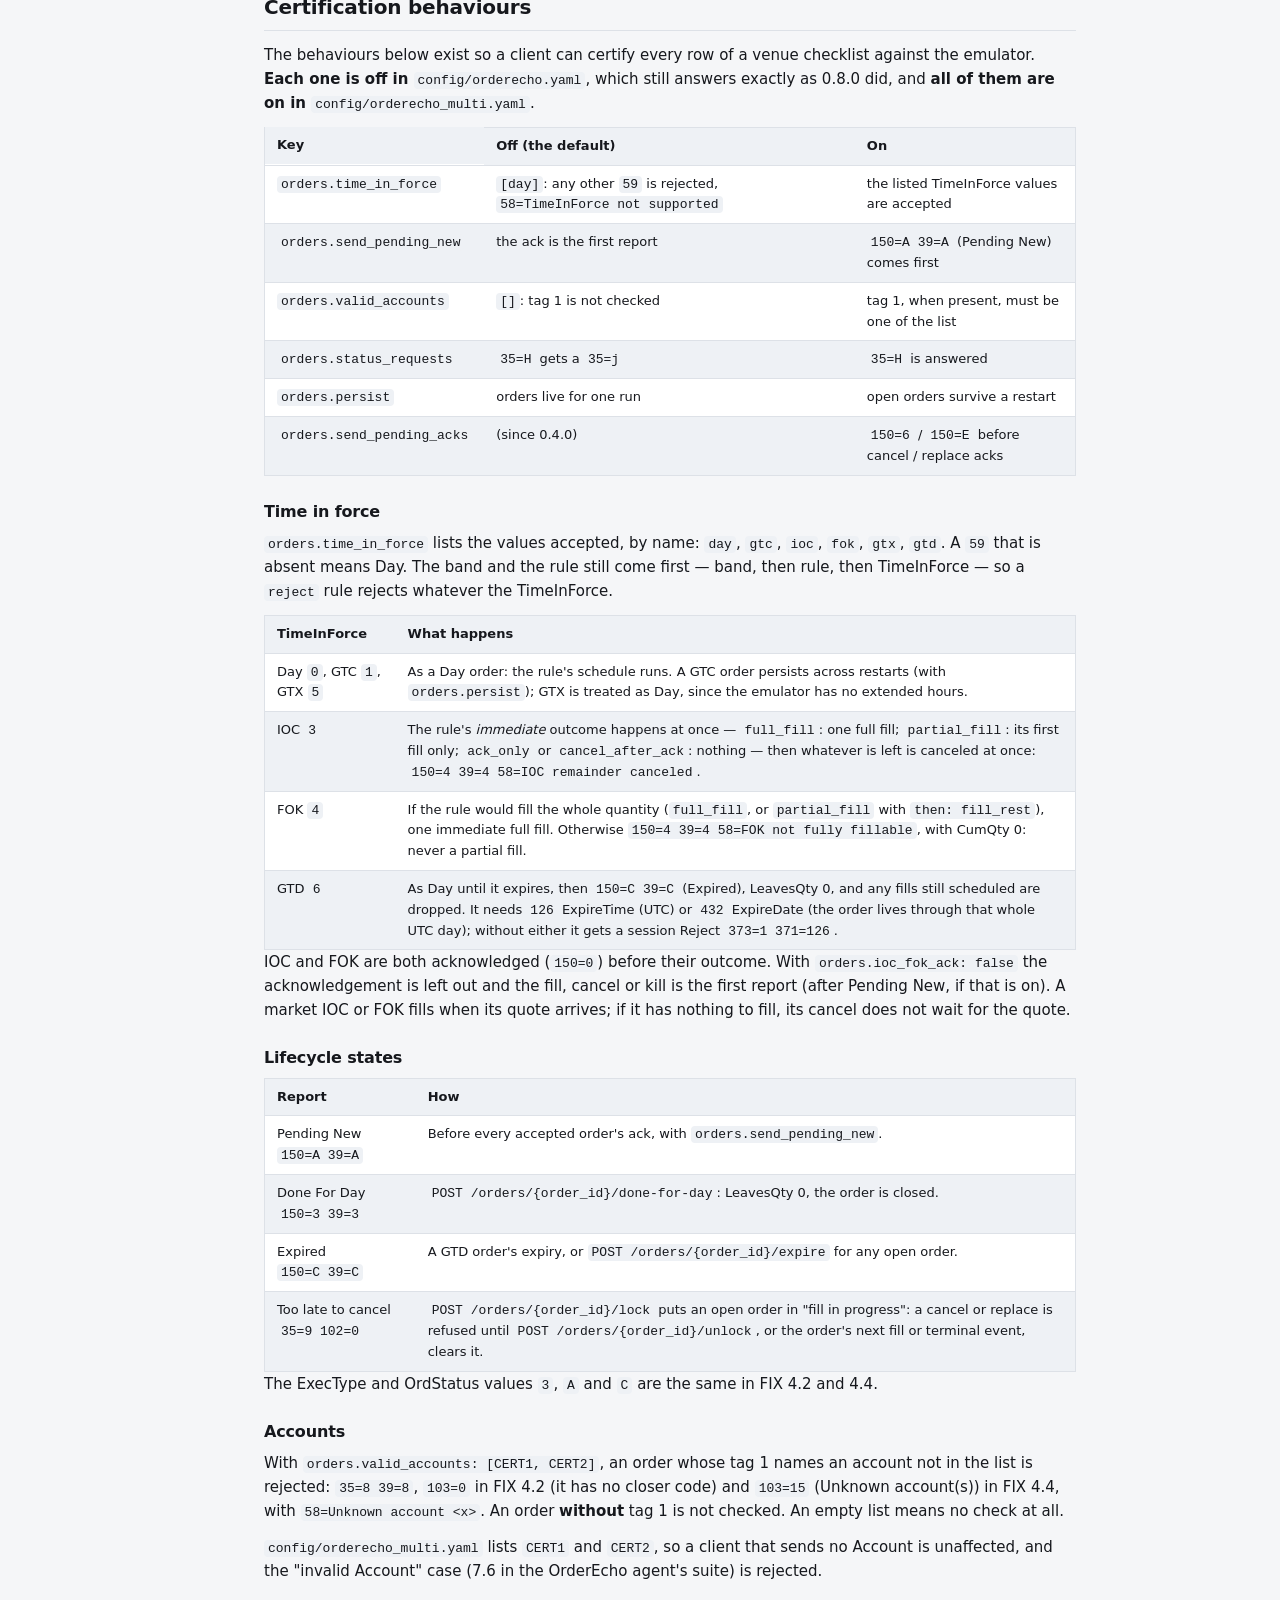
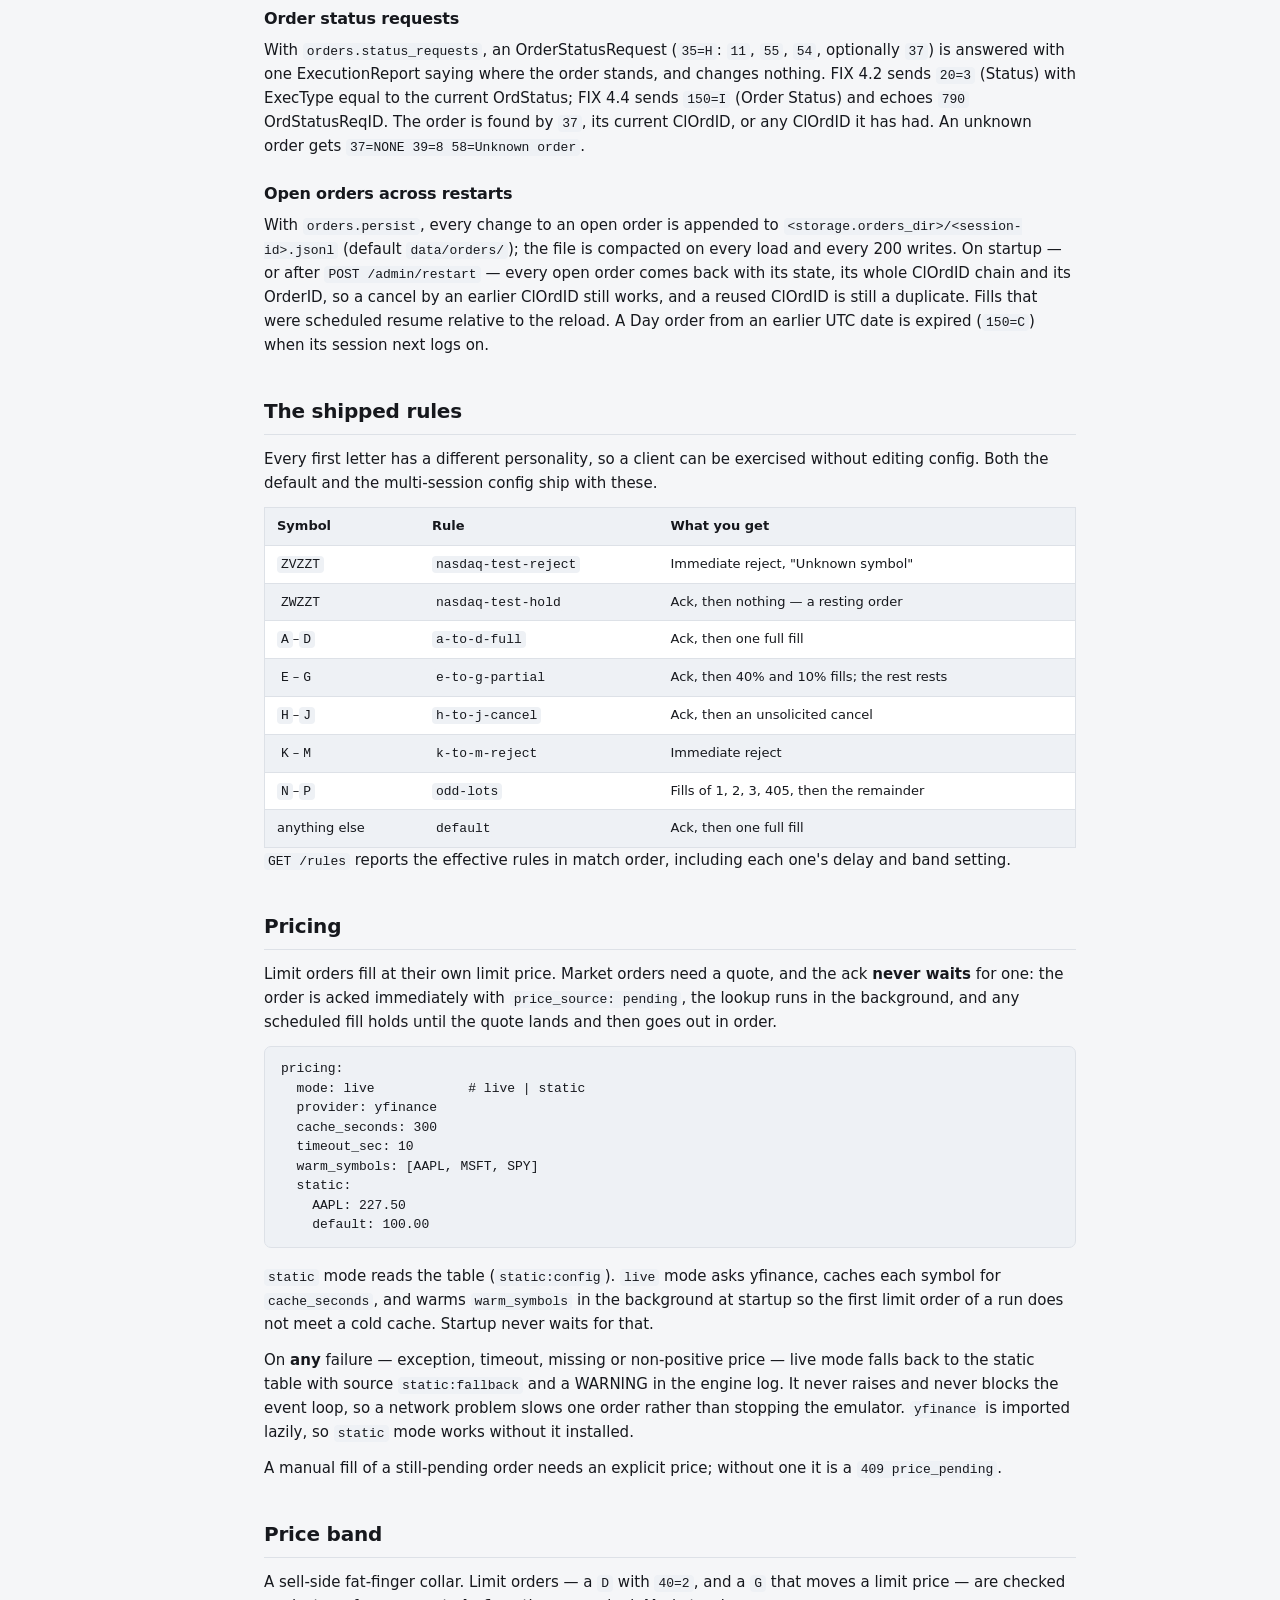
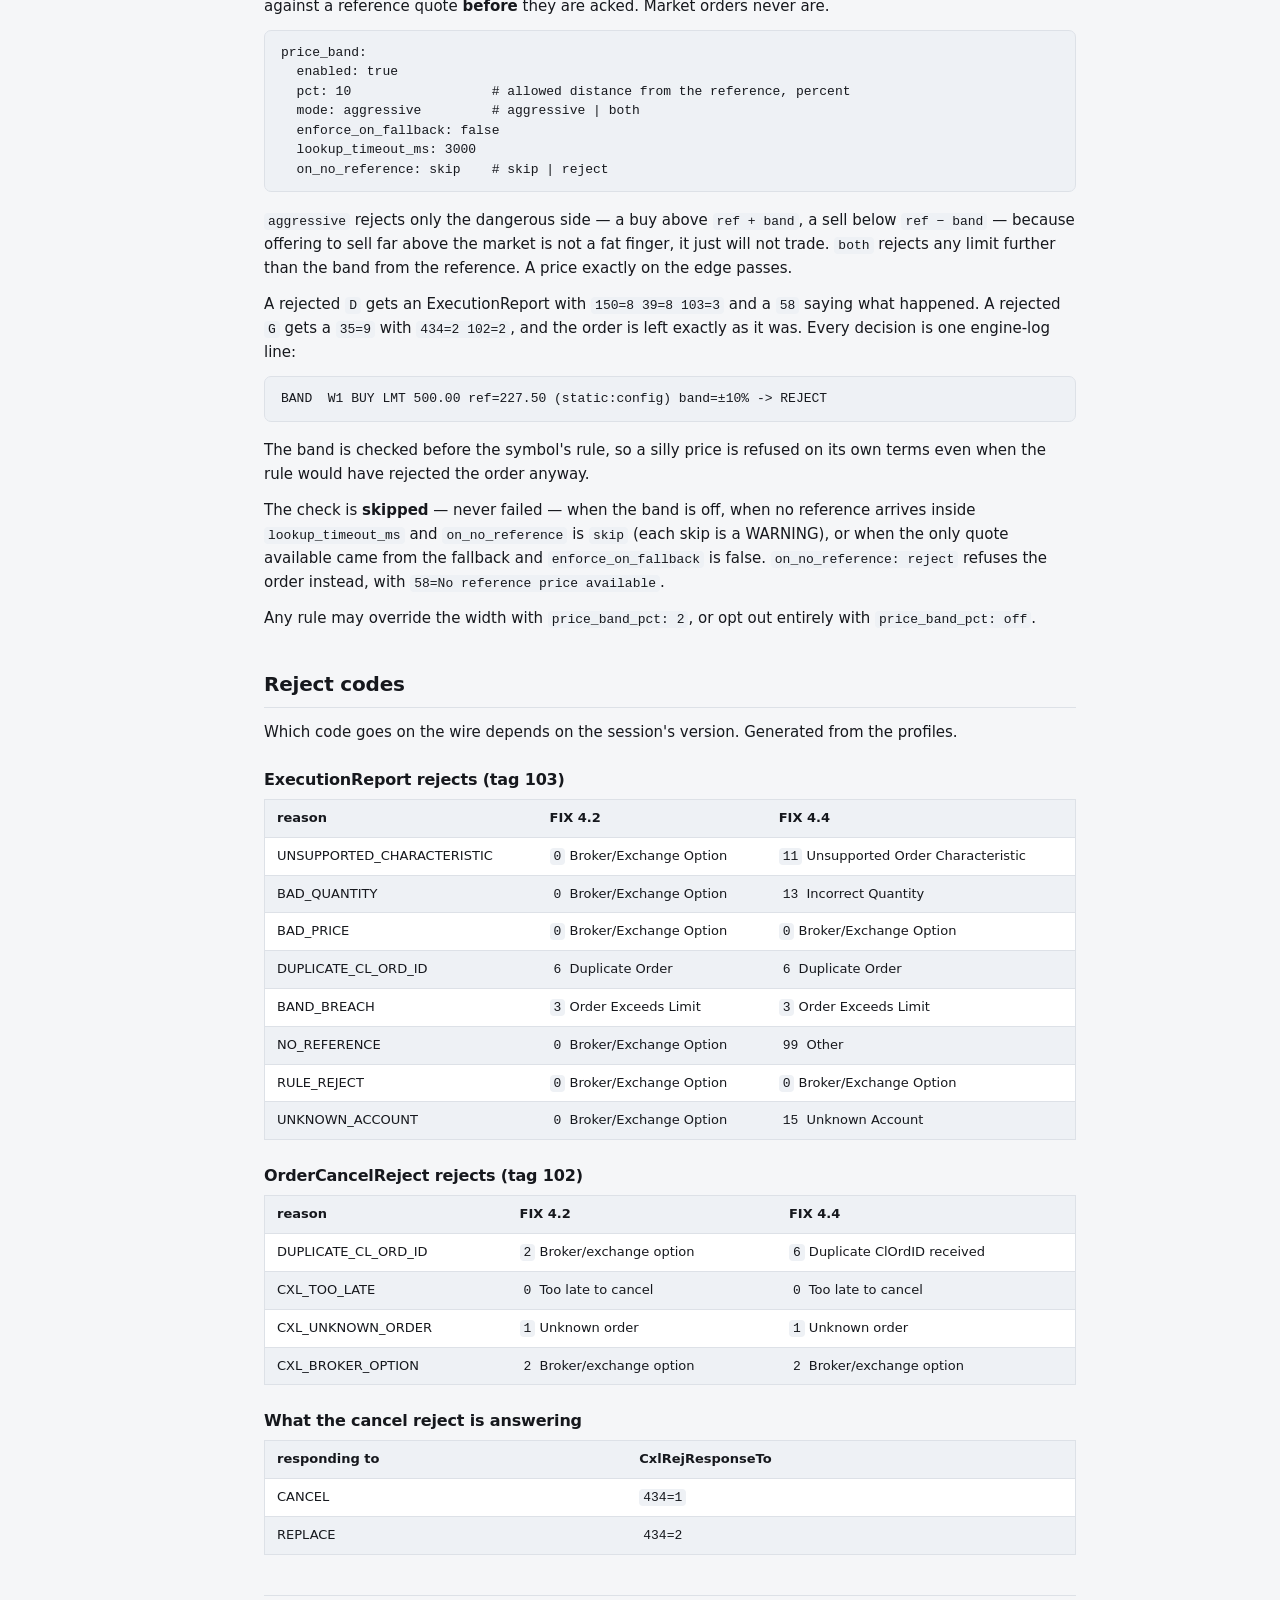
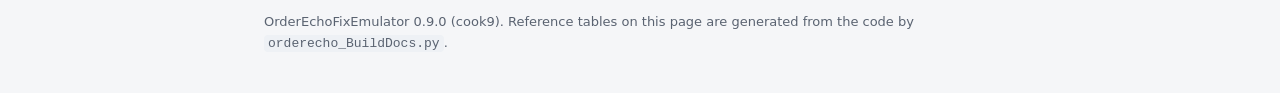
<file: docs/site/order-behavior.html>
<!doctype html>
<html lang="en">
<head>
<meta charset="utf-8">
<meta name="viewport" content="width=device-width, initial-scale=1">
<title>Order behavior - OrderEchoFixEmulator</title>
<link rel="stylesheet" href="assets/orderecho.css">
</head>
<body>
<div class="shell">
<aside class="sidebar">
<a class="brand" href="index.html">OrderEchoFixEmulator</a>
<span class="version">0.9.0 (cook9)</span>
<nav aria-label="Guide">
<ol>
<li><a href="index.html">Overview</a></li>
<li><a href="quick-start.html">Quick start</a></li>
<li><a href="configuration.html">Configuration</a></li>
<li><a href="sessions.html">Sessions &amp; FIX versions</a></li>
<li><a href="order-behavior.html" aria-current="page">Order behavior</a></li>
<li><a href="session-protocol.html">Session protocol</a></li>
<li><a href="control-api.html">Control API</a></li>
<li><a href="evidence-logs.html">Evidence &amp; logs</a></li>
<li><a href="log-viewer.html">Log viewer</a></li>
<li><a href="demo-client.html">Demo client</a></li>
<li><a href="troubleshooting.html">Troubleshooting</a></li>
<li><a href="changelog.html">Changelog</a></li>
</ol>
</nav>
</aside>
<main class="content">
<h1 id="order-behavior">Order behavior</h1>
<p>What happens to an order after it is acked is decided by <code>rules:</code> in the
config. Rules are matched <strong>in order, first match wins</strong>, and the last rule
must be a catch-all so that every order gets an answer.</p>
<h2 id="matching">Matching</h2>
<p>A rule matches on exactly one of:</p>
<table>
<thead>
<tr>
<th>Key</th>
<th>Matches</th>
</tr>
</thead>
<tbody>
<tr>
<td><code>symbol: ZVZZT</code></td>
<td>tag 55 exactly, case-sensitive</td>
</tr>
<tr>
<td><code>first_letter: "A-D"</code></td>
<td>the uppercased first character of tag 55, in that range</td>
</tr>
<tr>
<td><code>first_letter: "Q"</code></td>
<td>a single letter</td>
</tr>
<tr>
<td><code>any: true</code></td>
<td>everything</td>
</tr>
</tbody>
</table>
<p>Zero or several match keys in one rule is a config error, as is a rule set with
no catch-all, an unknown behavior, or an impossible fill schedule.</p>
<h2 id="behaviors">Behaviors</h2>
<table>
<thead>
<tr>
<th>Behavior</th>
<th>After the ack</th>
</tr>
</thead>
<tbody>
<tr>
<td><code>full_fill</code></td>
<td>One fill of the whole quantity.</td>
</tr>
<tr>
<td><code>partial_fill</code></td>
<td>One fill per <code>fills</code> entry, then <code>then:</code>.</td>
</tr>
<tr>
<td><code>cancel_after_ack</code></td>
<td>One unsolicited cancel.</td>
</tr>
<tr>
<td><code>ack_only</code></td>
<td>Nothing. The order stays working.</td>
</tr>
<tr>
<td><code>reject</code></td>
<td>No ack at all — a reject ExecutionReport with <code>reject_code</code> and <code>text</code>.</td>
</tr>
</tbody>
</table>
<p><code>then:</code> says what to do when the listed fills are done: <code>leave</code> (the remainder
rests), <code>fill_rest</code> (one more fill for everything left), or <code>cancel</code> (an
unsolicited cancel for the remainder).</p>
<p><code>fills</code> entries are whole share counts or percentages of the order quantity:</p>
<pre><code class="language-yaml">- name: e-to-g-partial
  match: { first_letter: &quot;E-G&quot; }
  behavior: partial_fill
  fills: [&quot;40%&quot;, &quot;10%&quot;]
  then: leave

- name: odd-lots
  match: { first_letter: &quot;N-P&quot; }
  behavior: partial_fill
  fills: [1, 2, 3, 405]
  then: fill_rest
</code></pre>
<p>A percentage is floored, never less than one share, and the schedule may not sum
to more than 100%.</p>
<h2 id="scheduling">Scheduling</h2>
<p>Events are spaced <code>delay_ms</code> apart — the rule's own, else
<code>orders.default_delay_ms</code> — starting one delay after the ack. Nothing is
instant, because a client that only works against instant fills is not
finished.</p>
<p>Orders live in memory for one engine run. They survive a dropped connection:
scheduled fills stay due and fire on the first timer tick after the next Logon.
They do not survive a restart.</p>
<p>Two other settings shape the answers:</p>
<pre><code class="language-yaml">orders:
  default_delay_ms: 500
  send_pending_acks: false        # send 150=6 / 150=E before cancel / replace acks
  replace_ack_ordstatus: current  # current | replaced
</code></pre>
<h2 id="certification-behaviours">Certification behaviours</h2>
<p>The behaviours below exist so a client can certify every row of a venue
checklist against the emulator. <strong>Each one is off in <code>config/orderecho.yaml</code></strong>,
which still answers exactly as 0.8.0 did, and <strong>all of them are on in
<code>config/orderecho_multi.yaml</code></strong>.</p>
<table>
<thead>
<tr>
<th>Key</th>
<th>Off (the default)</th>
<th>On</th>
</tr>
</thead>
<tbody>
<tr>
<td><code>orders.time_in_force</code></td>
<td><code>[day]</code>: any other <code>59</code> is rejected, <code>58=TimeInForce not supported</code></td>
<td>the listed TimeInForce values are accepted</td>
</tr>
<tr>
<td><code>orders.send_pending_new</code></td>
<td>the ack is the first report</td>
<td><code>150=A 39=A</code> (Pending New) comes first</td>
</tr>
<tr>
<td><code>orders.valid_accounts</code></td>
<td><code>[]</code>: tag 1 is not checked</td>
<td>tag 1, when present, must be one of the list</td>
</tr>
<tr>
<td><code>orders.status_requests</code></td>
<td><code>35=H</code> gets a <code>35=j</code></td>
<td><code>35=H</code> is answered</td>
</tr>
<tr>
<td><code>orders.persist</code></td>
<td>orders live for one run</td>
<td>open orders survive a restart</td>
</tr>
<tr>
<td><code>orders.send_pending_acks</code></td>
<td>(since 0.4.0)</td>
<td><code>150=6</code> / <code>150=E</code> before cancel / replace acks</td>
</tr>
</tbody>
</table>
<h3 id="time-in-force">Time in force</h3>
<p><code>orders.time_in_force</code> lists the values accepted, by name: <code>day</code>, <code>gtc</code>, <code>ioc</code>,
<code>fok</code>, <code>gtx</code>, <code>gtd</code>. A <code>59</code> that is absent means Day. The band and the rule
still come first — band, then rule, then TimeInForce — so a <code>reject</code> rule
rejects whatever the TimeInForce.</p>
<table>
<thead>
<tr>
<th>TimeInForce</th>
<th>What happens</th>
</tr>
</thead>
<tbody>
<tr>
<td>Day <code>0</code>, GTC <code>1</code>, GTX <code>5</code></td>
<td>As a Day order: the rule's schedule runs. A GTC order persists across restarts (with <code>orders.persist</code>); GTX is treated as Day, since the emulator has no extended hours.</td>
</tr>
<tr>
<td>IOC <code>3</code></td>
<td>The rule's <em>immediate</em> outcome happens at once — <code>full_fill</code>: one full fill; <code>partial_fill</code>: its first fill only; <code>ack_only</code> or <code>cancel_after_ack</code>: nothing — then whatever is left is canceled at once: <code>150=4 39=4 58=IOC remainder canceled</code>.</td>
</tr>
<tr>
<td>FOK <code>4</code></td>
<td>If the rule would fill the whole quantity (<code>full_fill</code>, or <code>partial_fill</code> with <code>then: fill_rest</code>), one immediate full fill. Otherwise <code>150=4 39=4 58=FOK not fully fillable</code>, with CumQty 0: never a partial fill.</td>
</tr>
<tr>
<td>GTD <code>6</code></td>
<td>As Day until it expires, then <code>150=C 39=C</code> (Expired), LeavesQty 0, and any fills still scheduled are dropped. It needs <code>126</code> ExpireTime (UTC) or <code>432</code> ExpireDate (the order lives through that whole UTC day); without either it gets a session Reject <code>373=1 371=126</code>.</td>
</tr>
</tbody>
</table>
<p>IOC and FOK are both acknowledged (<code>150=0</code>) before their outcome. With
<code>orders.ioc_fok_ack: false</code> the acknowledgement is left out and the fill, cancel
or kill is the first report (after Pending New, if that is on). A market IOC
or FOK fills when its quote arrives; if it has nothing to fill, its cancel does
not wait for the quote.</p>
<h3 id="lifecycle-states">Lifecycle states</h3>
<table>
<thead>
<tr>
<th>Report</th>
<th>How</th>
</tr>
</thead>
<tbody>
<tr>
<td>Pending New <code>150=A 39=A</code></td>
<td>Before every accepted order's ack, with <code>orders.send_pending_new</code>.</td>
</tr>
<tr>
<td>Done For Day <code>150=3 39=3</code></td>
<td><code>POST /orders/{order_id}/done-for-day</code>: LeavesQty 0, the order is closed.</td>
</tr>
<tr>
<td>Expired <code>150=C 39=C</code></td>
<td>A GTD order's expiry, or <code>POST /orders/{order_id}/expire</code> for any open order.</td>
</tr>
<tr>
<td>Too late to cancel <code>35=9 102=0</code></td>
<td><code>POST /orders/{order_id}/lock</code> puts an open order in "fill in progress": a cancel or replace is refused until <code>POST /orders/{order_id}/unlock</code>, or the order's next fill or terminal event, clears it.</td>
</tr>
</tbody>
</table>
<p>The ExecType and OrdStatus values <code>3</code>, <code>A</code> and <code>C</code> are the same in FIX 4.2 and
4.4.</p>
<h3 id="accounts">Accounts</h3>
<p>With <code>orders.valid_accounts: [CERT1, CERT2]</code>, an order whose tag 1 names an
account not in the list is rejected: <code>35=8 39=8</code>, <code>103=0</code> in FIX 4.2 (it has no
closer code) and <code>103=15</code> (Unknown account(s)) in FIX 4.4, with
<code>58=Unknown account &lt;x&gt;</code>. An order <strong>without</strong> tag 1 is not checked. An empty
list means no check at all.</p>
<p><code>config/orderecho_multi.yaml</code> lists <code>CERT1</code> and <code>CERT2</code>, so a client that sends
no Account is unaffected, and the "invalid Account" case (7.6 in the OrderEcho
agent's suite) is rejected.</p>
<h3 id="order-status-requests">Order status requests</h3>
<p>With <code>orders.status_requests</code>, an OrderStatusRequest (<code>35=H</code>: <code>11</code>, <code>55</code>, <code>54</code>,
optionally <code>37</code>) is answered with one ExecutionReport saying where the order
stands, and changes nothing. FIX 4.2 sends <code>20=3</code> (Status) with ExecType equal
to the current OrdStatus; FIX 4.4 sends <code>150=I</code> (Order Status) and echoes
<code>790</code> OrdStatusReqID. The order is found by <code>37</code>, its current ClOrdID, or any
ClOrdID it has had. An unknown order gets <code>37=NONE 39=8 58=Unknown order</code>.</p>
<h3 id="open-orders-across-restarts">Open orders across restarts</h3>
<p>With <code>orders.persist</code>, every change to an open order is appended to
<code>&lt;storage.orders_dir&gt;/&lt;session-id&gt;.jsonl</code> (default <code>data/orders/</code>); the file
is compacted on every load and every 200 writes. On startup — or after
<code>POST /admin/restart</code> — every open order comes back with its state, its whole
ClOrdID chain and its OrderID, so a cancel by an earlier ClOrdID still works,
and a reused ClOrdID is still a duplicate. Fills that were scheduled resume
relative to the reload. A Day order from an earlier UTC date is expired
(<code>150=C</code>) when its session next logs on.</p>
<h2 id="the-shipped-rules">The shipped rules</h2>
<p>Every first letter has a different personality, so a client can be exercised
without editing config. Both the default and the multi-session config ship with
these.</p>
<table>
<thead>
<tr>
<th>Symbol</th>
<th>Rule</th>
<th>What you get</th>
</tr>
</thead>
<tbody>
<tr>
<td><code>ZVZZT</code></td>
<td><code>nasdaq-test-reject</code></td>
<td>Immediate reject, "Unknown symbol"</td>
</tr>
<tr>
<td><code>ZWZZT</code></td>
<td><code>nasdaq-test-hold</code></td>
<td>Ack, then nothing — a resting order</td>
</tr>
<tr>
<td><code>A</code>–<code>D</code></td>
<td><code>a-to-d-full</code></td>
<td>Ack, then one full fill</td>
</tr>
<tr>
<td><code>E</code>–<code>G</code></td>
<td><code>e-to-g-partial</code></td>
<td>Ack, then 40% and 10% fills; the rest rests</td>
</tr>
<tr>
<td><code>H</code>–<code>J</code></td>
<td><code>h-to-j-cancel</code></td>
<td>Ack, then an unsolicited cancel</td>
</tr>
<tr>
<td><code>K</code>–<code>M</code></td>
<td><code>k-to-m-reject</code></td>
<td>Immediate reject</td>
</tr>
<tr>
<td><code>N</code>–<code>P</code></td>
<td><code>odd-lots</code></td>
<td>Fills of 1, 2, 3, 405, then the remainder</td>
</tr>
<tr>
<td>anything else</td>
<td><code>default</code></td>
<td>Ack, then one full fill</td>
</tr>
</tbody>
</table>
<p><code>GET /rules</code> reports the effective rules in match order, including each one's
delay and band setting.</p>
<h2 id="pricing">Pricing</h2>
<p>Limit orders fill at their own limit price. Market orders need a quote, and the
ack <strong>never waits</strong> for one: the order is acked immediately with
<code>price_source: pending</code>, the lookup runs in the background, and any scheduled
fill holds until the quote lands and then goes out in order.</p>
<pre><code class="language-yaml">pricing:
  mode: live            # live | static
  provider: yfinance
  cache_seconds: 300
  timeout_sec: 10
  warm_symbols: [AAPL, MSFT, SPY]
  static:
    AAPL: 227.50
    default: 100.00
</code></pre>
<p><code>static</code> mode reads the table (<code>static:config</code>). <code>live</code> mode asks yfinance,
caches each symbol for <code>cache_seconds</code>, and warms <code>warm_symbols</code> in the
background at startup so the first limit order of a run does not meet a cold
cache. Startup never waits for that.</p>
<p>On <strong>any</strong> failure — exception, timeout, missing or non-positive price — live
mode falls back to the static table with source <code>static:fallback</code> and a WARNING
in the engine log. It never raises and never blocks the event loop, so a network
problem slows one order rather than stopping the emulator. <code>yfinance</code> is
imported lazily, so <code>static</code> mode works without it installed.</p>
<p>A manual fill of a still-pending order needs an explicit price; without one it
is a <code>409 price_pending</code>.</p>
<h2 id="price-band">Price band</h2>
<p>A sell-side fat-finger collar. Limit orders — a <code>D</code> with <code>40=2</code>, and a <code>G</code> that
moves a limit price — are checked against a reference quote <strong>before</strong> they are
acked. Market orders never are.</p>
<pre><code class="language-yaml">price_band:
  enabled: true
  pct: 10                  # allowed distance from the reference, percent
  mode: aggressive         # aggressive | both
  enforce_on_fallback: false
  lookup_timeout_ms: 3000
  on_no_reference: skip    # skip | reject
</code></pre>
<p><code>aggressive</code> rejects only the dangerous side — a buy above <code>ref + band</code>, a sell
below <code>ref − band</code> — because offering to sell far above the market is not a fat
finger, it just will not trade. <code>both</code> rejects any limit further than the band
from the reference. A price exactly on the edge passes.</p>
<p>A rejected <code>D</code> gets an ExecutionReport with <code>150=8 39=8 103=3</code> and a <code>58</code>
saying what happened. A rejected <code>G</code> gets a <code>35=9</code> with <code>434=2 102=2</code>, and the
order is left exactly as it was. Every decision is one engine-log line:</p>
<pre><code>BAND  W1 BUY LMT 500.00 ref=227.50 (static:config) band=±10% -&gt; REJECT
</code></pre>
<p>The band is checked before the symbol's rule, so a silly price is refused on its
own terms even when the rule would have rejected the order anyway.</p>
<p>The check is <strong>skipped</strong> — never failed — when the band is off, when no
reference arrives inside <code>lookup_timeout_ms</code> and <code>on_no_reference</code> is <code>skip</code>
(each skip is a WARNING), or when the only quote available came from the
fallback and <code>enforce_on_fallback</code> is false. <code>on_no_reference: reject</code> refuses
the order instead, with <code>58=No reference price available</code>.</p>
<p>Any rule may override the width with <code>price_band_pct: 2</code>, or opt out entirely
with <code>price_band_pct: off</code>.</p>
<h2 id="reject-codes">Reject codes</h2>
<p>Which code goes on the wire depends on the session's version. Generated from the
profiles.</p>
<h3 id="executionreport-rejects-tag-103">ExecutionReport rejects (tag 103)</h3>
<table>
<thead>
<tr>
<th>reason</th>
<th>FIX 4.2</th>
<th>FIX 4.4</th>
</tr>
</thead>
<tbody>
<tr>
<td>UNSUPPORTED_CHARACTERISTIC</td>
<td><code>0</code> Broker/Exchange Option</td>
<td><code>11</code> Unsupported Order Characteristic</td>
</tr>
<tr>
<td>BAD_QUANTITY</td>
<td><code>0</code> Broker/Exchange Option</td>
<td><code>13</code> Incorrect Quantity</td>
</tr>
<tr>
<td>BAD_PRICE</td>
<td><code>0</code> Broker/Exchange Option</td>
<td><code>0</code> Broker/Exchange Option</td>
</tr>
<tr>
<td>DUPLICATE_CL_ORD_ID</td>
<td><code>6</code> Duplicate Order</td>
<td><code>6</code> Duplicate Order</td>
</tr>
<tr>
<td>BAND_BREACH</td>
<td><code>3</code> Order Exceeds Limit</td>
<td><code>3</code> Order Exceeds Limit</td>
</tr>
<tr>
<td>NO_REFERENCE</td>
<td><code>0</code> Broker/Exchange Option</td>
<td><code>99</code> Other</td>
</tr>
<tr>
<td>RULE_REJECT</td>
<td><code>0</code> Broker/Exchange Option</td>
<td><code>0</code> Broker/Exchange Option</td>
</tr>
<tr>
<td>UNKNOWN_ACCOUNT</td>
<td><code>0</code> Broker/Exchange Option</td>
<td><code>15</code> Unknown Account</td>
</tr>
</tbody>
</table>
<h3 id="ordercancelreject-rejects-tag-102">OrderCancelReject rejects (tag 102)</h3>
<table>
<thead>
<tr>
<th>reason</th>
<th>FIX 4.2</th>
<th>FIX 4.4</th>
</tr>
</thead>
<tbody>
<tr>
<td>DUPLICATE_CL_ORD_ID</td>
<td><code>2</code> Broker/exchange option</td>
<td><code>6</code> Duplicate ClOrdID received</td>
</tr>
<tr>
<td>CXL_TOO_LATE</td>
<td><code>0</code> Too late to cancel</td>
<td><code>0</code> Too late to cancel</td>
</tr>
<tr>
<td>CXL_UNKNOWN_ORDER</td>
<td><code>1</code> Unknown order</td>
<td><code>1</code> Unknown order</td>
</tr>
<tr>
<td>CXL_BROKER_OPTION</td>
<td><code>2</code> Broker/exchange option</td>
<td><code>2</code> Broker/exchange option</td>
</tr>
</tbody>
</table>
<h3 id="what-the-cancel-reject-is-answering">What the cancel reject is answering</h3>
<table>
<thead>
<tr>
<th>responding to</th>
<th>CxlRejResponseTo</th>
</tr>
</thead>
<tbody>
<tr>
<td>CANCEL</td>
<td><code>434=1</code></td>
</tr>
<tr>
<td>REPLACE</td>
<td><code>434=2</code></td>
</tr>
</tbody>
</table>
<div class="footer">
OrderEchoFixEmulator 0.9.0 (cook9). Reference tables on this page are generated
from the code by <code>orderecho_BuildDocs.py</code>.
</div>
</main>
</div>
<script>
document.querySelectorAll("pre").forEach(function (pre) {
  var wrap = document.createElement("div");
  wrap.className = "codeblock";
  pre.parentNode.insertBefore(wrap, pre);
  wrap.appendChild(pre);
  var button = document.createElement("button");
  button.className = "copy";
  button.type = "button";
  button.textContent = "Copy";
  button.addEventListener("click", function () {
    var text = pre.innerText;
    var done = function () {
      button.textContent = "Copied";
      setTimeout(function () { button.textContent = "Copy"; }, 1200);
    };
    if (navigator.clipboard && navigator.clipboard.writeText) {
      navigator.clipboard.writeText(text).then(done, function () {});
      return;
    }
    var area = document.createElement("textarea");
    area.value = text;
    document.body.appendChild(area);
    area.select();
    try { document.execCommand("copy"); done(); } catch (e) {}
    document.body.removeChild(area);
  });
  wrap.appendChild(button);
});
</script>
</body>
</html>
</file>
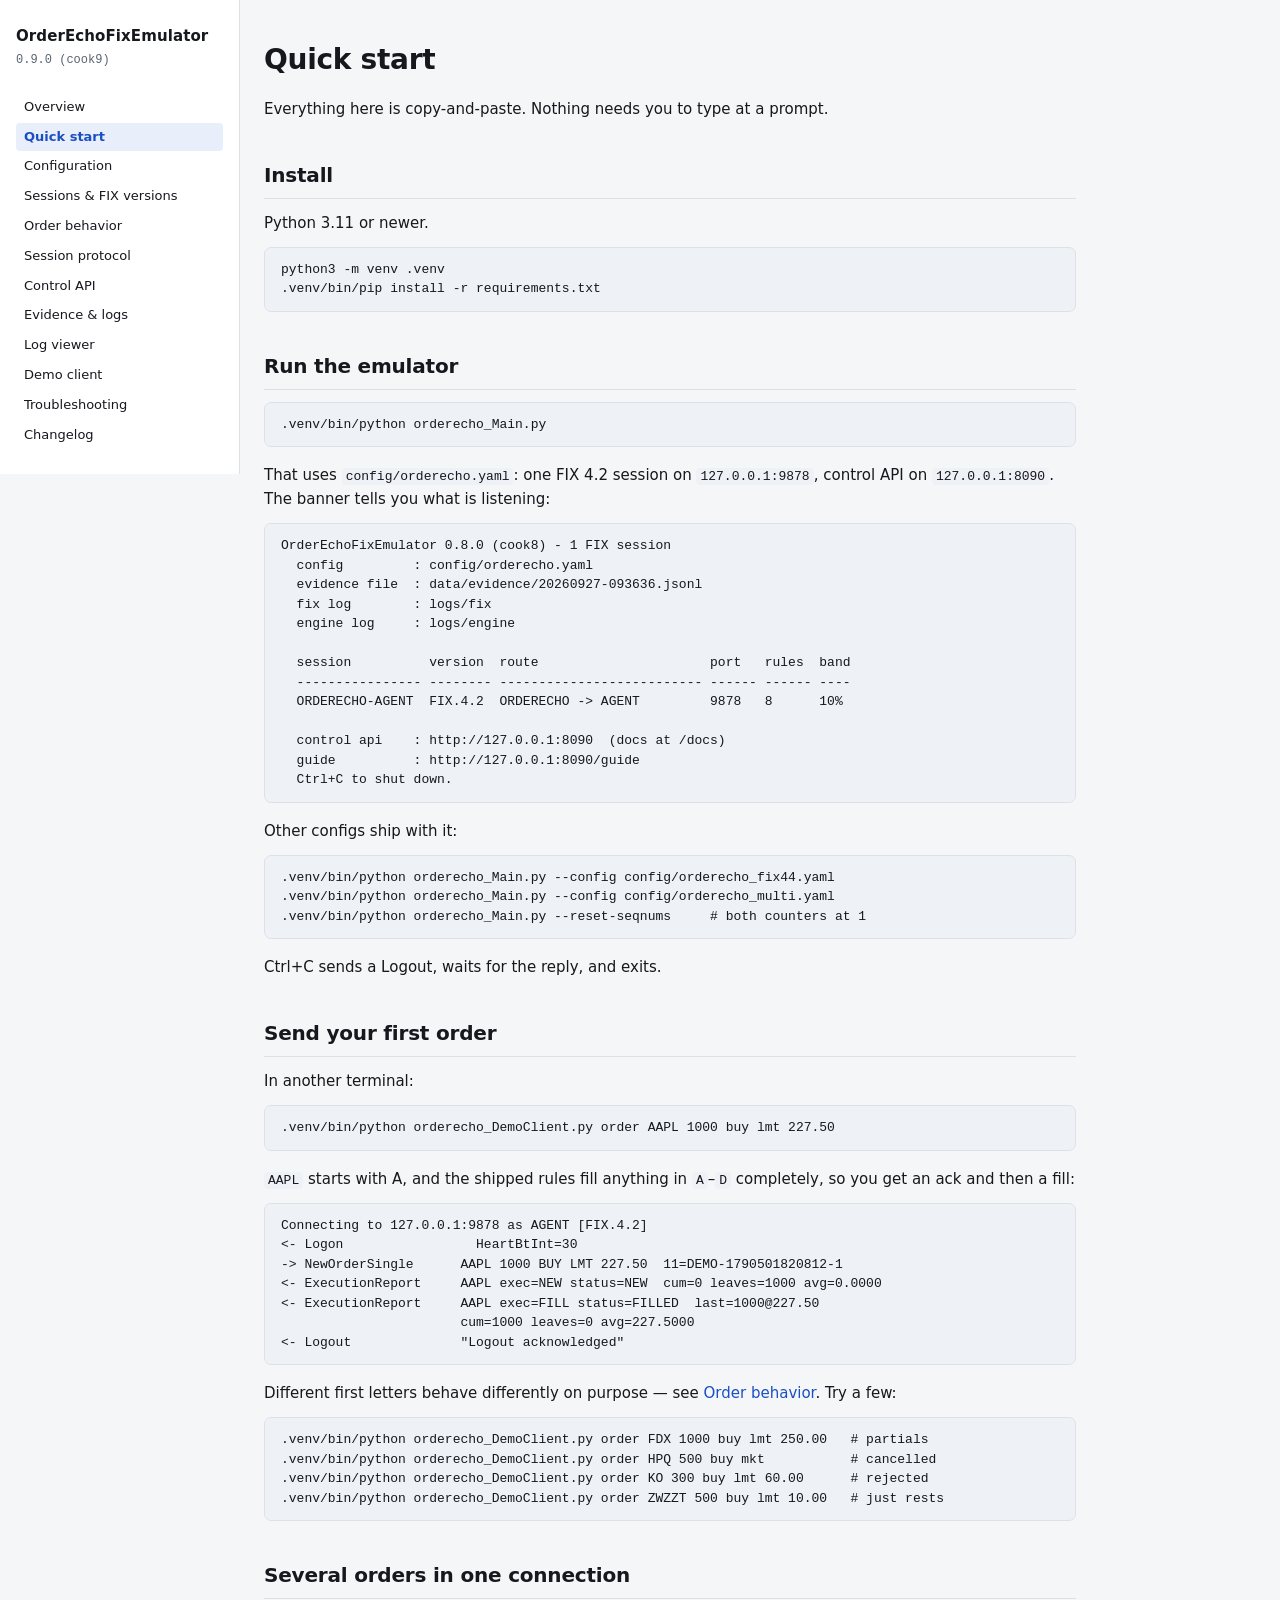
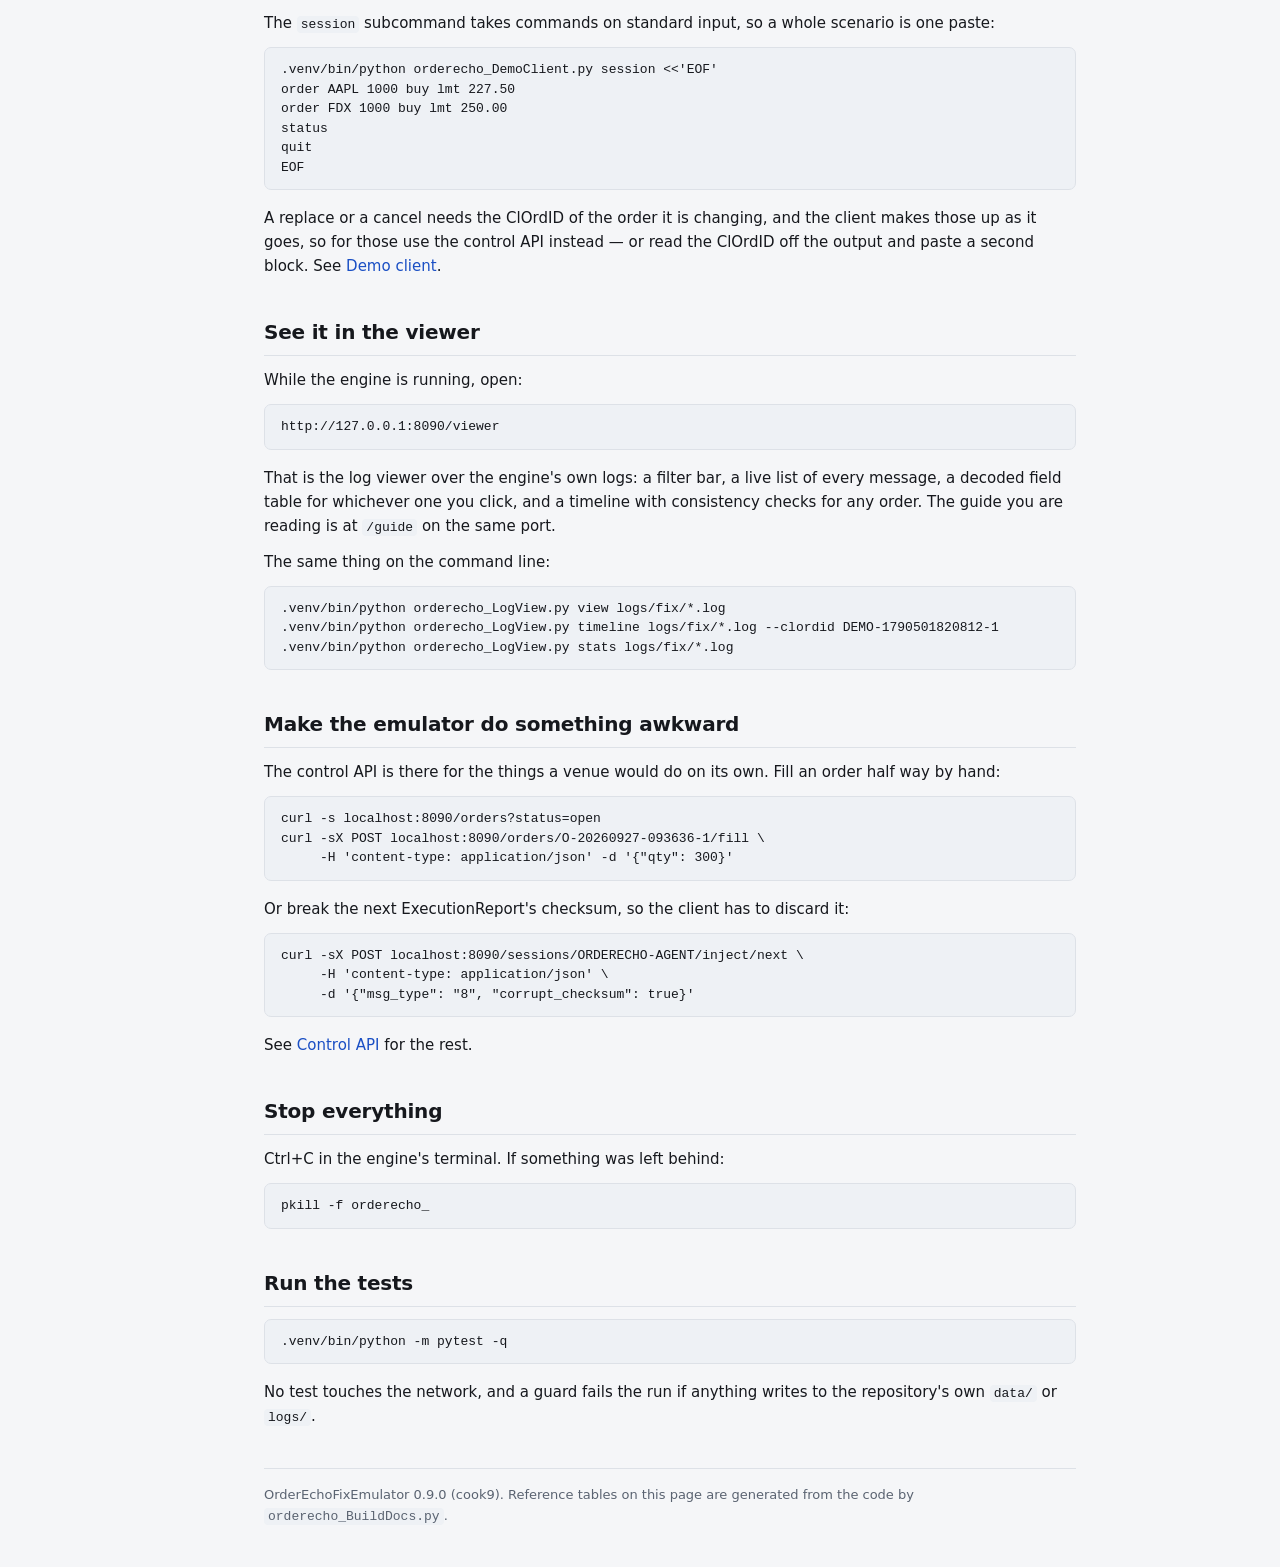
<file: docs/site/quick-start.html>
<!doctype html>
<html lang="en">
<head>
<meta charset="utf-8">
<meta name="viewport" content="width=device-width, initial-scale=1">
<title>Quick start - OrderEchoFixEmulator</title>
<link rel="stylesheet" href="assets/orderecho.css">
</head>
<body>
<div class="shell">
<aside class="sidebar">
<a class="brand" href="index.html">OrderEchoFixEmulator</a>
<span class="version">0.9.0 (cook9)</span>
<nav aria-label="Guide">
<ol>
<li><a href="index.html">Overview</a></li>
<li><a href="quick-start.html" aria-current="page">Quick start</a></li>
<li><a href="configuration.html">Configuration</a></li>
<li><a href="sessions.html">Sessions &amp; FIX versions</a></li>
<li><a href="order-behavior.html">Order behavior</a></li>
<li><a href="session-protocol.html">Session protocol</a></li>
<li><a href="control-api.html">Control API</a></li>
<li><a href="evidence-logs.html">Evidence &amp; logs</a></li>
<li><a href="log-viewer.html">Log viewer</a></li>
<li><a href="demo-client.html">Demo client</a></li>
<li><a href="troubleshooting.html">Troubleshooting</a></li>
<li><a href="changelog.html">Changelog</a></li>
</ol>
</nav>
</aside>
<main class="content">
<h1 id="quick-start">Quick start</h1>
<p>Everything here is copy-and-paste. Nothing needs you to type at a prompt.</p>
<h2 id="install">Install</h2>
<p>Python 3.11 or newer.</p>
<pre><code class="language-sh">python3 -m venv .venv
.venv/bin/pip install -r requirements.txt
</code></pre>
<h2 id="run-the-emulator">Run the emulator</h2>
<pre><code class="language-sh">.venv/bin/python orderecho_Main.py
</code></pre>
<p>That uses <code>config/orderecho.yaml</code>: one FIX 4.2 session on <code>127.0.0.1:9878</code>,
control API on <code>127.0.0.1:8090</code>. The banner tells you what is listening:</p>
<pre><code>OrderEchoFixEmulator 0.8.0 (cook8) - 1 FIX session
  config         : config/orderecho.yaml
  evidence file  : data/evidence/20260927-093636.jsonl
  fix log        : logs/fix
  engine log     : logs/engine

  session          version  route                      port   rules  band
  ---------------- -------- -------------------------- ------ ------ ----
  ORDERECHO-AGENT  FIX.4.2  ORDERECHO -&gt; AGENT         9878   8      10%

  control api    : http://127.0.0.1:8090  (docs at /docs)
  guide          : http://127.0.0.1:8090/guide
  Ctrl+C to shut down.
</code></pre>
<p>Other configs ship with it:</p>
<pre><code class="language-sh">.venv/bin/python orderecho_Main.py --config config/orderecho_fix44.yaml
.venv/bin/python orderecho_Main.py --config config/orderecho_multi.yaml
.venv/bin/python orderecho_Main.py --reset-seqnums     # both counters at 1
</code></pre>
<p>Ctrl+C sends a Logout, waits for the reply, and exits.</p>
<h2 id="send-your-first-order">Send your first order</h2>
<p>In another terminal:</p>
<pre><code class="language-sh">.venv/bin/python orderecho_DemoClient.py order AAPL 1000 buy lmt 227.50
</code></pre>
<p><code>AAPL</code> starts with A, and the shipped rules fill anything in <code>A</code>–<code>D</code>
completely, so you get an ack and then a fill:</p>
<pre><code>Connecting to 127.0.0.1:9878 as AGENT [FIX.4.2]
&lt;- Logon                 HeartBtInt=30
-&gt; NewOrderSingle      AAPL 1000 BUY LMT 227.50  11=DEMO-1790501820812-1
&lt;- ExecutionReport     AAPL exec=NEW status=NEW  cum=0 leaves=1000 avg=0.0000
&lt;- ExecutionReport     AAPL exec=FILL status=FILLED  last=1000@227.50
                       cum=1000 leaves=0 avg=227.5000
&lt;- Logout              &quot;Logout acknowledged&quot;
</code></pre>
<p>Different first letters behave differently on purpose — see
<a href="order-behavior.html">Order behavior</a>. Try a few:</p>
<pre><code class="language-sh">.venv/bin/python orderecho_DemoClient.py order FDX 1000 buy lmt 250.00   # partials
.venv/bin/python orderecho_DemoClient.py order HPQ 500 buy mkt           # cancelled
.venv/bin/python orderecho_DemoClient.py order KO 300 buy lmt 60.00      # rejected
.venv/bin/python orderecho_DemoClient.py order ZWZZT 500 buy lmt 10.00   # just rests
</code></pre>
<h2 id="several-orders-in-one-connection">Several orders in one connection</h2>
<p>The <code>session</code> subcommand takes commands on standard input, so a whole scenario
is one paste:</p>
<pre><code class="language-sh">.venv/bin/python orderecho_DemoClient.py session &lt;&lt;'EOF'
order AAPL 1000 buy lmt 227.50
order FDX 1000 buy lmt 250.00
status
quit
EOF
</code></pre>
<p>A replace or a cancel needs the ClOrdID of the order it is changing, and the
client makes those up as it goes, so for those use the control API instead —
or read the ClOrdID off the output and paste a second block. See
<a href="demo-client.html">Demo client</a>.</p>
<h2 id="see-it-in-the-viewer">See it in the viewer</h2>
<p>While the engine is running, open:</p>
<pre><code>http://127.0.0.1:8090/viewer
</code></pre>
<p>That is the log viewer over the engine's own logs: a filter bar, a live list of
every message, a decoded field table for whichever one you click, and a
timeline with consistency checks for any order. The guide you are reading is at
<code>/guide</code> on the same port.</p>
<p>The same thing on the command line:</p>
<pre><code class="language-sh">.venv/bin/python orderecho_LogView.py view logs/fix/*.log
.venv/bin/python orderecho_LogView.py timeline logs/fix/*.log --clordid DEMO-1790501820812-1
.venv/bin/python orderecho_LogView.py stats logs/fix/*.log
</code></pre>
<h2 id="make-the-emulator-do-something-awkward">Make the emulator do something awkward</h2>
<p>The control API is there for the things a venue would do on its own. Fill an
order half way by hand:</p>
<pre><code class="language-sh">curl -s localhost:8090/orders?status=open
curl -sX POST localhost:8090/orders/O-20260927-093636-1/fill \
     -H 'content-type: application/json' -d '{&quot;qty&quot;: 300}'
</code></pre>
<p>Or break the next ExecutionReport's checksum, so the client has to discard it:</p>
<pre><code class="language-sh">curl -sX POST localhost:8090/sessions/ORDERECHO-AGENT/inject/next \
     -H 'content-type: application/json' \
     -d '{&quot;msg_type&quot;: &quot;8&quot;, &quot;corrupt_checksum&quot;: true}'
</code></pre>
<p>See <a href="control-api.html">Control API</a> for the rest.</p>
<h2 id="stop-everything">Stop everything</h2>
<p>Ctrl+C in the engine's terminal. If something was left behind:</p>
<pre><code class="language-sh">pkill -f orderecho_
</code></pre>
<h2 id="run-the-tests">Run the tests</h2>
<pre><code class="language-sh">.venv/bin/python -m pytest -q
</code></pre>
<p>No test touches the network, and a guard fails the run if anything writes to
the repository's own <code>data/</code> or <code>logs/</code>.</p>
<div class="footer">
OrderEchoFixEmulator 0.9.0 (cook9). Reference tables on this page are generated
from the code by <code>orderecho_BuildDocs.py</code>.
</div>
</main>
</div>
<script>
document.querySelectorAll("pre").forEach(function (pre) {
  var wrap = document.createElement("div");
  wrap.className = "codeblock";
  pre.parentNode.insertBefore(wrap, pre);
  wrap.appendChild(pre);
  var button = document.createElement("button");
  button.className = "copy";
  button.type = "button";
  button.textContent = "Copy";
  button.addEventListener("click", function () {
    var text = pre.innerText;
    var done = function () {
      button.textContent = "Copied";
      setTimeout(function () { button.textContent = "Copy"; }, 1200);
    };
    if (navigator.clipboard && navigator.clipboard.writeText) {
      navigator.clipboard.writeText(text).then(done, function () {});
      return;
    }
    var area = document.createElement("textarea");
    area.value = text;
    document.body.appendChild(area);
    area.select();
    try { document.execCommand("copy"); done(); } catch (e) {}
    document.body.removeChild(area);
  });
  wrap.appendChild(button);
});
</script>
</body>
</html>
</file>
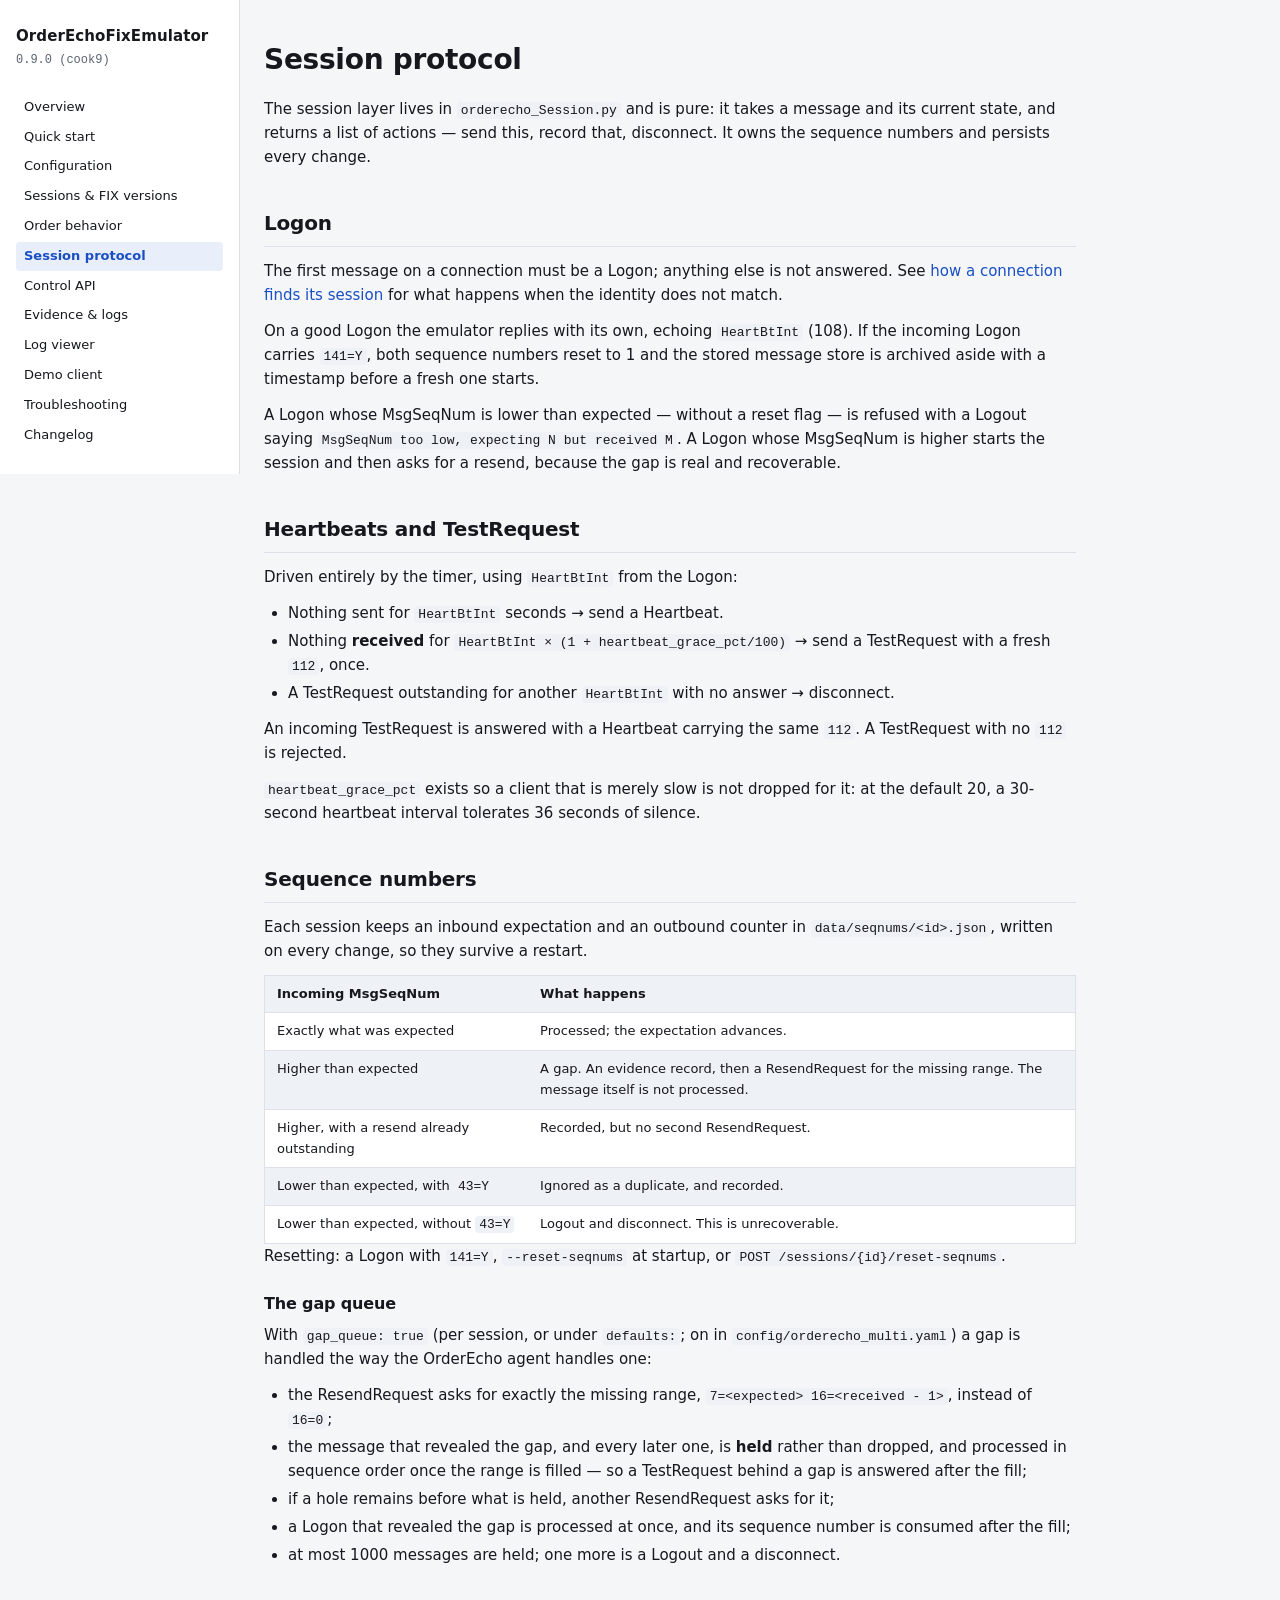
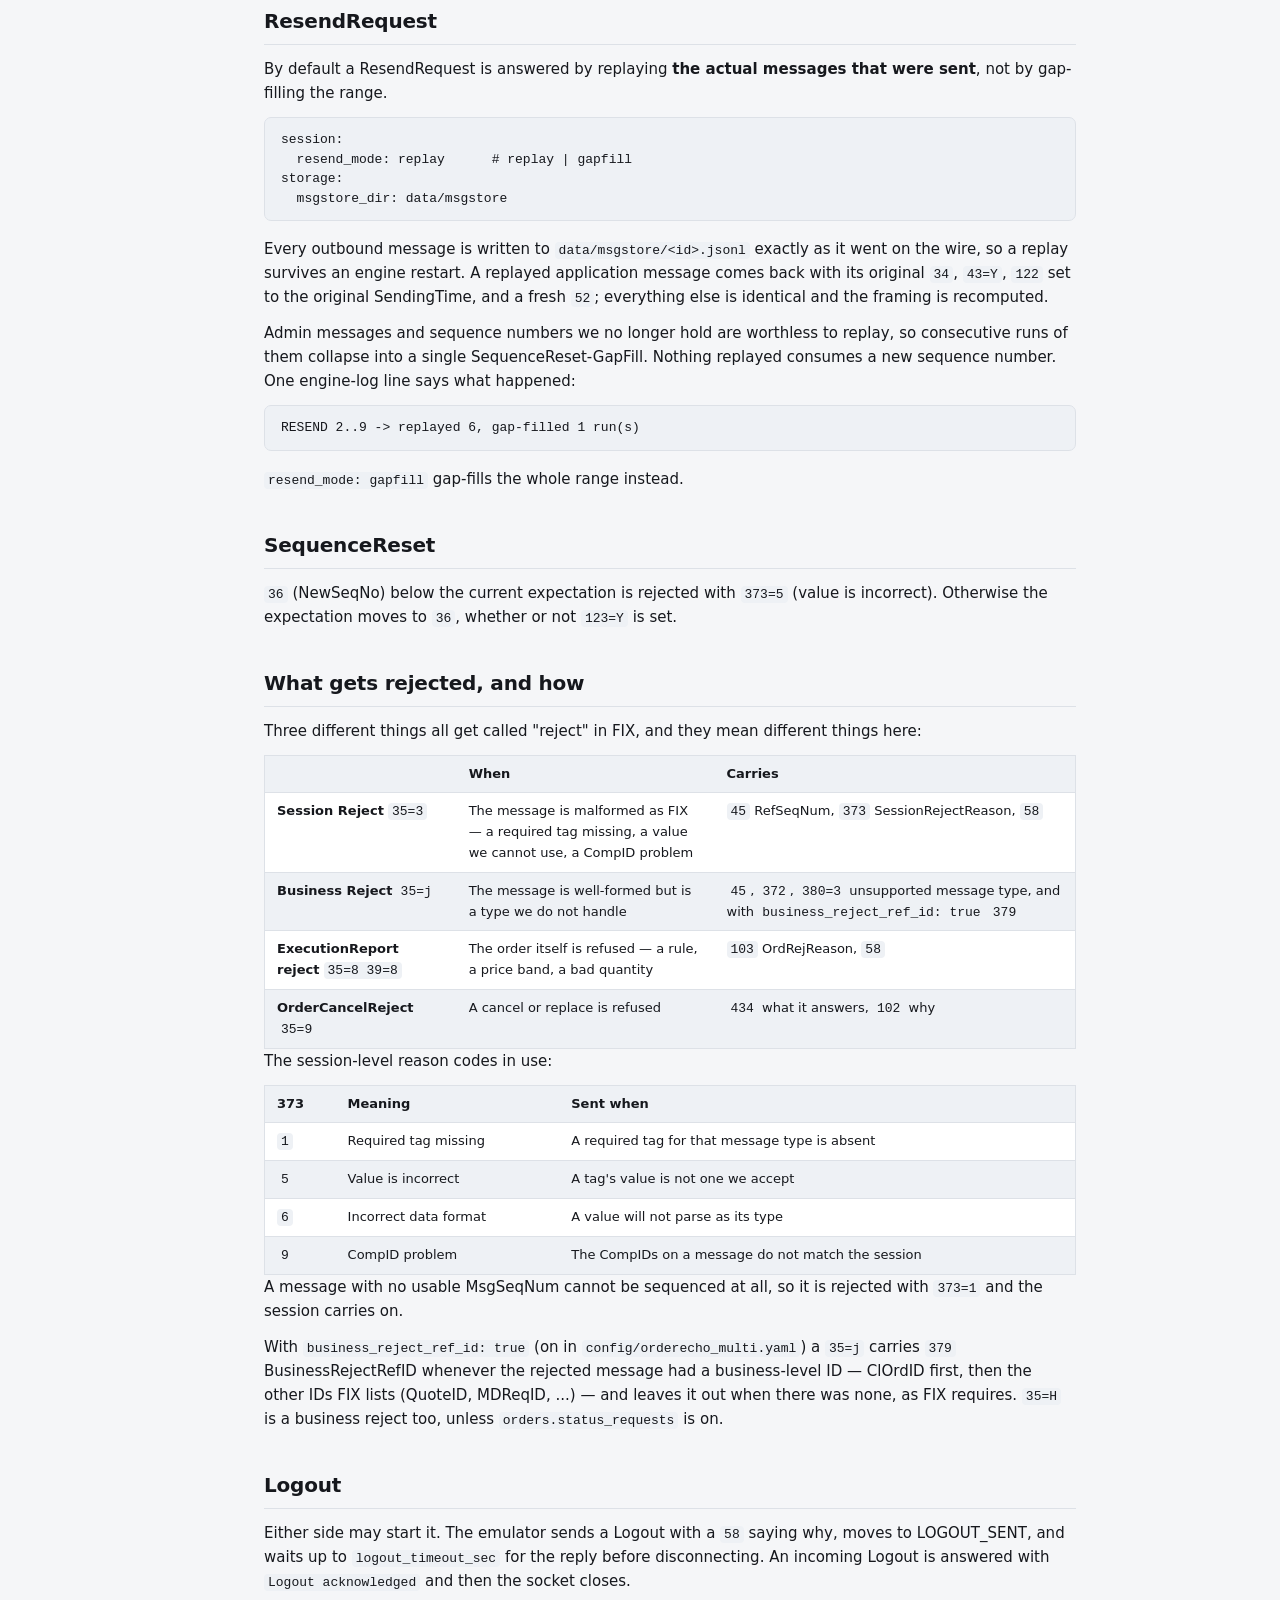
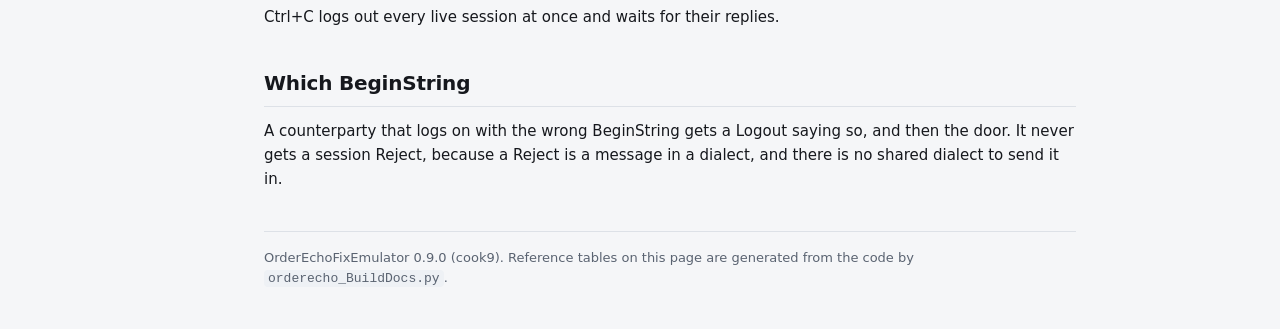
<file: docs/site/session-protocol.html>
<!doctype html>
<html lang="en">
<head>
<meta charset="utf-8">
<meta name="viewport" content="width=device-width, initial-scale=1">
<title>Session protocol - OrderEchoFixEmulator</title>
<link rel="stylesheet" href="assets/orderecho.css">
</head>
<body>
<div class="shell">
<aside class="sidebar">
<a class="brand" href="index.html">OrderEchoFixEmulator</a>
<span class="version">0.9.0 (cook9)</span>
<nav aria-label="Guide">
<ol>
<li><a href="index.html">Overview</a></li>
<li><a href="quick-start.html">Quick start</a></li>
<li><a href="configuration.html">Configuration</a></li>
<li><a href="sessions.html">Sessions &amp; FIX versions</a></li>
<li><a href="order-behavior.html">Order behavior</a></li>
<li><a href="session-protocol.html" aria-current="page">Session protocol</a></li>
<li><a href="control-api.html">Control API</a></li>
<li><a href="evidence-logs.html">Evidence &amp; logs</a></li>
<li><a href="log-viewer.html">Log viewer</a></li>
<li><a href="demo-client.html">Demo client</a></li>
<li><a href="troubleshooting.html">Troubleshooting</a></li>
<li><a href="changelog.html">Changelog</a></li>
</ol>
</nav>
</aside>
<main class="content">
<h1 id="session-protocol">Session protocol</h1>
<p>The session layer lives in <code>orderecho_Session.py</code> and is pure: it takes a
message and its current state, and returns a list of actions — send this,
record that, disconnect. It owns the sequence numbers and persists every change.</p>
<h2 id="logon">Logon</h2>
<p>The first message on a connection must be a Logon; anything else is not
answered. See <a href="sessions.html#how-a-connection-finds-its-session">how a connection finds its
session</a> for what happens
when the identity does not match.</p>
<p>On a good Logon the emulator replies with its own, echoing <code>HeartBtInt</code> (108).
If the incoming Logon carries <code>141=Y</code>, both sequence numbers reset to 1 and the
stored message store is archived aside with a timestamp before a fresh one
starts.</p>
<p>A Logon whose MsgSeqNum is lower than expected — without a reset flag — is
refused with a Logout saying <code>MsgSeqNum too low, expecting N but received M</code>.
A Logon whose MsgSeqNum is higher starts the session and then asks for a
resend, because the gap is real and recoverable.</p>
<h2 id="heartbeats-and-testrequest">Heartbeats and TestRequest</h2>
<p>Driven entirely by the timer, using <code>HeartBtInt</code> from the Logon:</p>
<ul>
<li>Nothing sent for <code>HeartBtInt</code> seconds → send a Heartbeat.</li>
<li>Nothing <strong>received</strong> for <code>HeartBtInt × (1 + heartbeat_grace_pct/100)</code> → send a
  TestRequest with a fresh <code>112</code>, once.</li>
<li>A TestRequest outstanding for another <code>HeartBtInt</code> with no answer →
  disconnect.</li>
</ul>
<p>An incoming TestRequest is answered with a Heartbeat carrying the same <code>112</code>.
A TestRequest with no <code>112</code> is rejected.</p>
<p><code>heartbeat_grace_pct</code> exists so a client that is merely slow is not dropped for
it: at the default 20, a 30-second heartbeat interval tolerates 36 seconds of
silence.</p>
<h2 id="sequence-numbers">Sequence numbers</h2>
<p>Each session keeps an inbound expectation and an outbound counter in
<code>data/seqnums/&lt;id&gt;.json</code>, written on every change, so they survive a restart.</p>
<table>
<thead>
<tr>
<th>Incoming MsgSeqNum</th>
<th>What happens</th>
</tr>
</thead>
<tbody>
<tr>
<td>Exactly what was expected</td>
<td>Processed; the expectation advances.</td>
</tr>
<tr>
<td>Higher than expected</td>
<td>A gap. An evidence record, then a ResendRequest for the missing range. The message itself is not processed.</td>
</tr>
<tr>
<td>Higher, with a resend already outstanding</td>
<td>Recorded, but no second ResendRequest.</td>
</tr>
<tr>
<td>Lower than expected, with <code>43=Y</code></td>
<td>Ignored as a duplicate, and recorded.</td>
</tr>
<tr>
<td>Lower than expected, without <code>43=Y</code></td>
<td>Logout and disconnect. This is unrecoverable.</td>
</tr>
</tbody>
</table>
<p>Resetting: a Logon with <code>141=Y</code>, <code>--reset-seqnums</code> at startup, or
<code>POST /sessions/{id}/reset-seqnums</code>.</p>
<h3 id="the-gap-queue">The gap queue</h3>
<p>With <code>gap_queue: true</code> (per session, or under <code>defaults:</code>; on in
<code>config/orderecho_multi.yaml</code>) a gap is handled the way the OrderEcho agent
handles one:</p>
<ul>
<li>the ResendRequest asks for exactly the missing range,
  <code>7=&lt;expected&gt; 16=&lt;received - 1&gt;</code>, instead of <code>16=0</code>;</li>
<li>the message that revealed the gap, and every later one, is <strong>held</strong> rather
  than dropped, and processed in sequence order once the range is filled — so
  a TestRequest behind a gap is answered after the fill;</li>
<li>if a hole remains before what is held, another ResendRequest asks for it;</li>
<li>a Logon that revealed the gap is processed at once, and its sequence number
  is consumed after the fill;</li>
<li>at most 1000 messages are held; one more is a Logout and a disconnect.</li>
</ul>
<h2 id="resendrequest">ResendRequest</h2>
<p>By default a ResendRequest is answered by replaying <strong>the actual messages that
were sent</strong>, not by gap-filling the range.</p>
<pre><code class="language-yaml">session:
  resend_mode: replay      # replay | gapfill
storage:
  msgstore_dir: data/msgstore
</code></pre>
<p>Every outbound message is written to <code>data/msgstore/&lt;id&gt;.jsonl</code> exactly as it
went on the wire, so a replay survives an engine restart. A replayed
application message comes back with its original <code>34</code>, <code>43=Y</code>, <code>122</code> set to the
original SendingTime, and a fresh <code>52</code>; everything else is identical and the
framing is recomputed.</p>
<p>Admin messages and sequence numbers we no longer hold are worthless to replay,
so consecutive runs of them collapse into a single SequenceReset-GapFill.
Nothing replayed consumes a new sequence number. One engine-log line says what
happened:</p>
<pre><code>RESEND 2..9 -&gt; replayed 6, gap-filled 1 run(s)
</code></pre>
<p><code>resend_mode: gapfill</code> gap-fills the whole range instead.</p>
<h2 id="sequencereset">SequenceReset</h2>
<p><code>36</code> (NewSeqNo) below the current expectation is rejected with
<code>373=5</code> (value is incorrect). Otherwise the expectation moves to <code>36</code>, whether
or not <code>123=Y</code> is set.</p>
<h2 id="what-gets-rejected-and-how">What gets rejected, and how</h2>
<p>Three different things all get called "reject" in FIX, and they mean different
things here:</p>
<table>
<thead>
<tr>
<th></th>
<th>When</th>
<th>Carries</th>
</tr>
</thead>
<tbody>
<tr>
<td><strong>Session Reject</strong> <code>35=3</code></td>
<td>The message is malformed as FIX — a required tag missing, a value we cannot use, a CompID problem</td>
<td><code>45</code> RefSeqNum, <code>373</code> SessionRejectReason, <code>58</code></td>
</tr>
<tr>
<td><strong>Business Reject</strong> <code>35=j</code></td>
<td>The message is well-formed but is a type we do not handle</td>
<td><code>45</code>, <code>372</code>, <code>380=3</code> unsupported message type, and with <code>business_reject_ref_id: true</code> <code>379</code></td>
</tr>
<tr>
<td><strong>ExecutionReport reject</strong> <code>35=8 39=8</code></td>
<td>The order itself is refused — a rule, a price band, a bad quantity</td>
<td><code>103</code> OrdRejReason, <code>58</code></td>
</tr>
<tr>
<td><strong>OrderCancelReject</strong> <code>35=9</code></td>
<td>A cancel or replace is refused</td>
<td><code>434</code> what it answers, <code>102</code> why</td>
</tr>
</tbody>
</table>
<p>The session-level reason codes in use:</p>
<table>
<thead>
<tr>
<th>373</th>
<th>Meaning</th>
<th>Sent when</th>
</tr>
</thead>
<tbody>
<tr>
<td><code>1</code></td>
<td>Required tag missing</td>
<td>A required tag for that message type is absent</td>
</tr>
<tr>
<td><code>5</code></td>
<td>Value is incorrect</td>
<td>A tag's value is not one we accept</td>
</tr>
<tr>
<td><code>6</code></td>
<td>Incorrect data format</td>
<td>A value will not parse as its type</td>
</tr>
<tr>
<td><code>9</code></td>
<td>CompID problem</td>
<td>The CompIDs on a message do not match the session</td>
</tr>
</tbody>
</table>
<p>A message with no usable MsgSeqNum cannot be sequenced at all, so it is
rejected with <code>373=1</code> and the session carries on.</p>
<p>With <code>business_reject_ref_id: true</code> (on in <code>config/orderecho_multi.yaml</code>) a
<code>35=j</code> carries <code>379</code> BusinessRejectRefID whenever the rejected message had a
business-level ID — ClOrdID first, then the other IDs FIX lists (QuoteID,
MDReqID, ...) — and leaves it out when there was none, as FIX requires.
<code>35=H</code> is a business reject too, unless <code>orders.status_requests</code> is on.</p>
<h2 id="logout">Logout</h2>
<p>Either side may start it. The emulator sends a Logout with a <code>58</code> saying why,
moves to LOGOUT_SENT, and waits up to <code>logout_timeout_sec</code> for the reply before
disconnecting. An incoming Logout is answered with <code>Logout acknowledged</code> and
then the socket closes.</p>
<p>Ctrl+C logs out every live session at once and waits for their replies.</p>
<h2 id="which-beginstring">Which BeginString</h2>
<p>A counterparty that logs on with the wrong BeginString gets a Logout saying so,
and then the door. It never gets a session Reject, because a Reject is a message
in a dialect, and there is no shared dialect to send it in.</p>
<div class="footer">
OrderEchoFixEmulator 0.9.0 (cook9). Reference tables on this page are generated
from the code by <code>orderecho_BuildDocs.py</code>.
</div>
</main>
</div>
<script>
document.querySelectorAll("pre").forEach(function (pre) {
  var wrap = document.createElement("div");
  wrap.className = "codeblock";
  pre.parentNode.insertBefore(wrap, pre);
  wrap.appendChild(pre);
  var button = document.createElement("button");
  button.className = "copy";
  button.type = "button";
  button.textContent = "Copy";
  button.addEventListener("click", function () {
    var text = pre.innerText;
    var done = function () {
      button.textContent = "Copied";
      setTimeout(function () { button.textContent = "Copy"; }, 1200);
    };
    if (navigator.clipboard && navigator.clipboard.writeText) {
      navigator.clipboard.writeText(text).then(done, function () {});
      return;
    }
    var area = document.createElement("textarea");
    area.value = text;
    document.body.appendChild(area);
    area.select();
    try { document.execCommand("copy"); done(); } catch (e) {}
    document.body.removeChild(area);
  });
  wrap.appendChild(button);
});
</script>
</body>
</html>
</file>
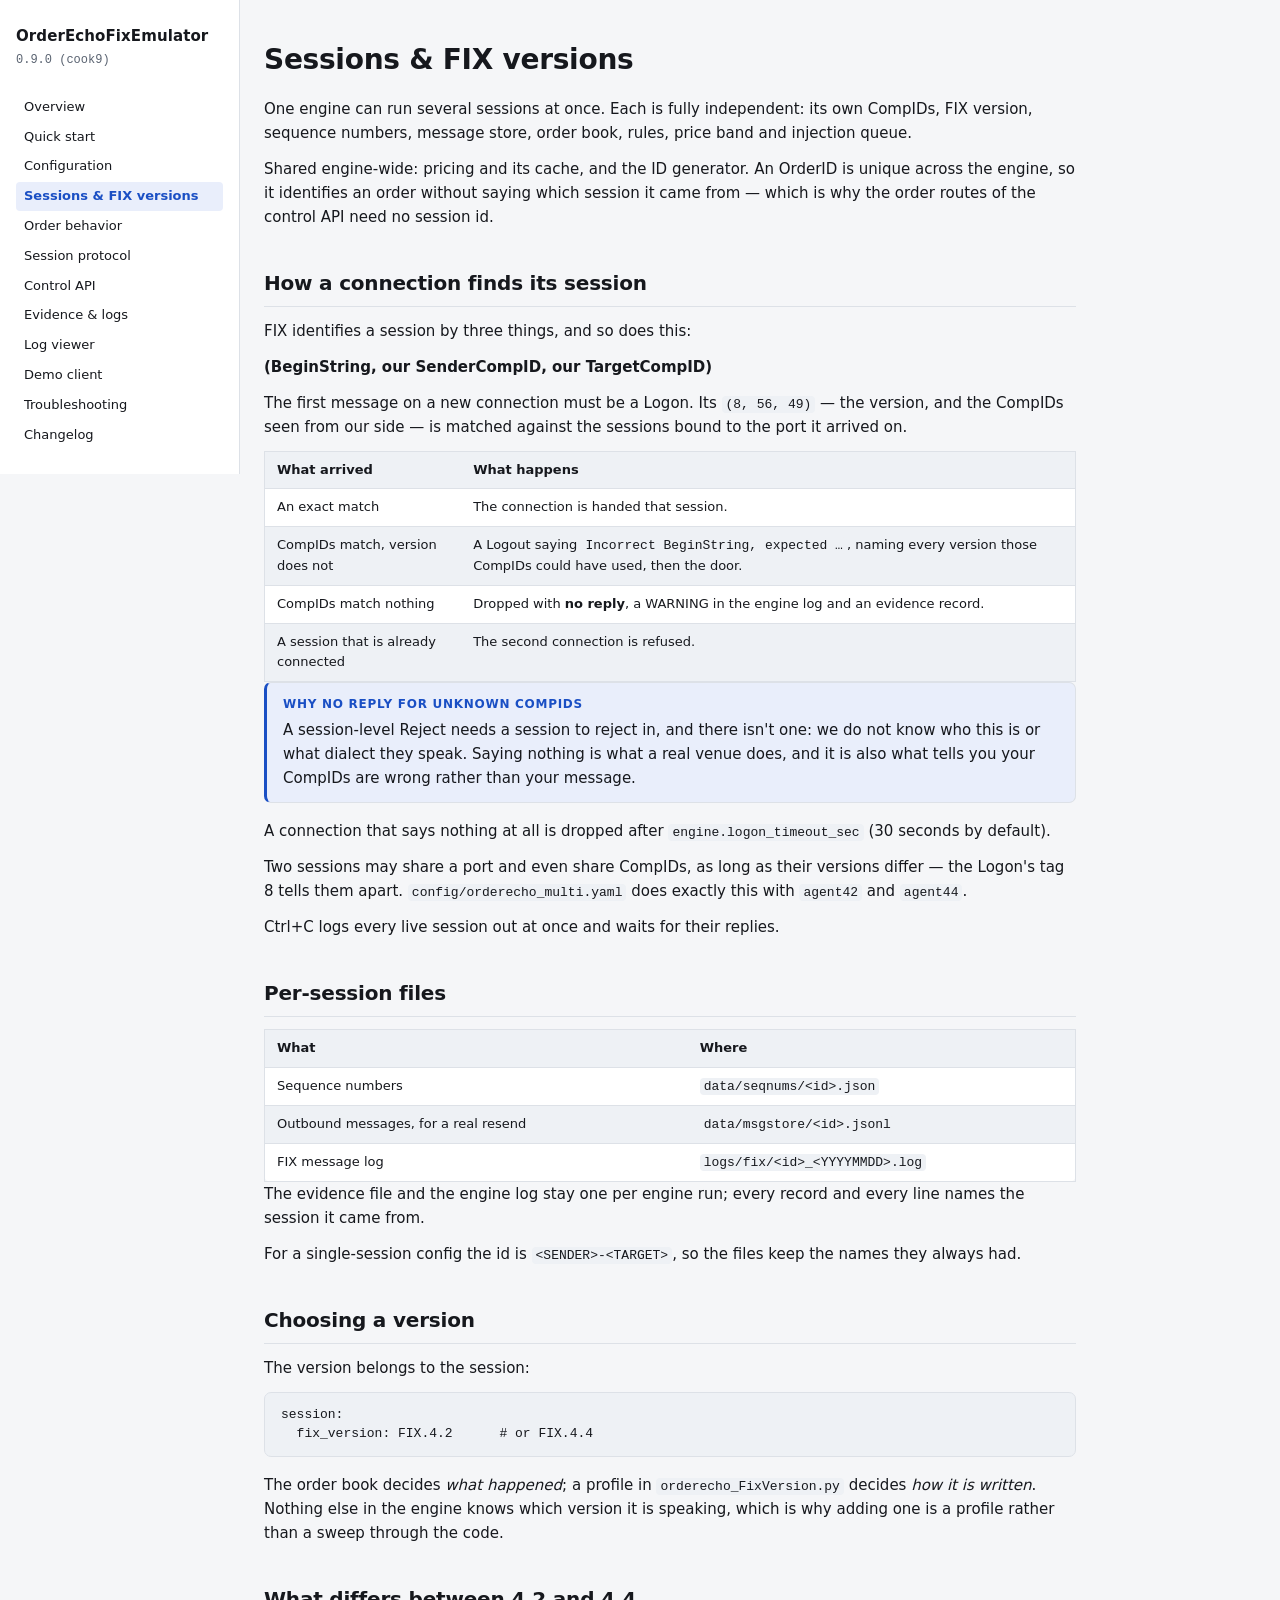
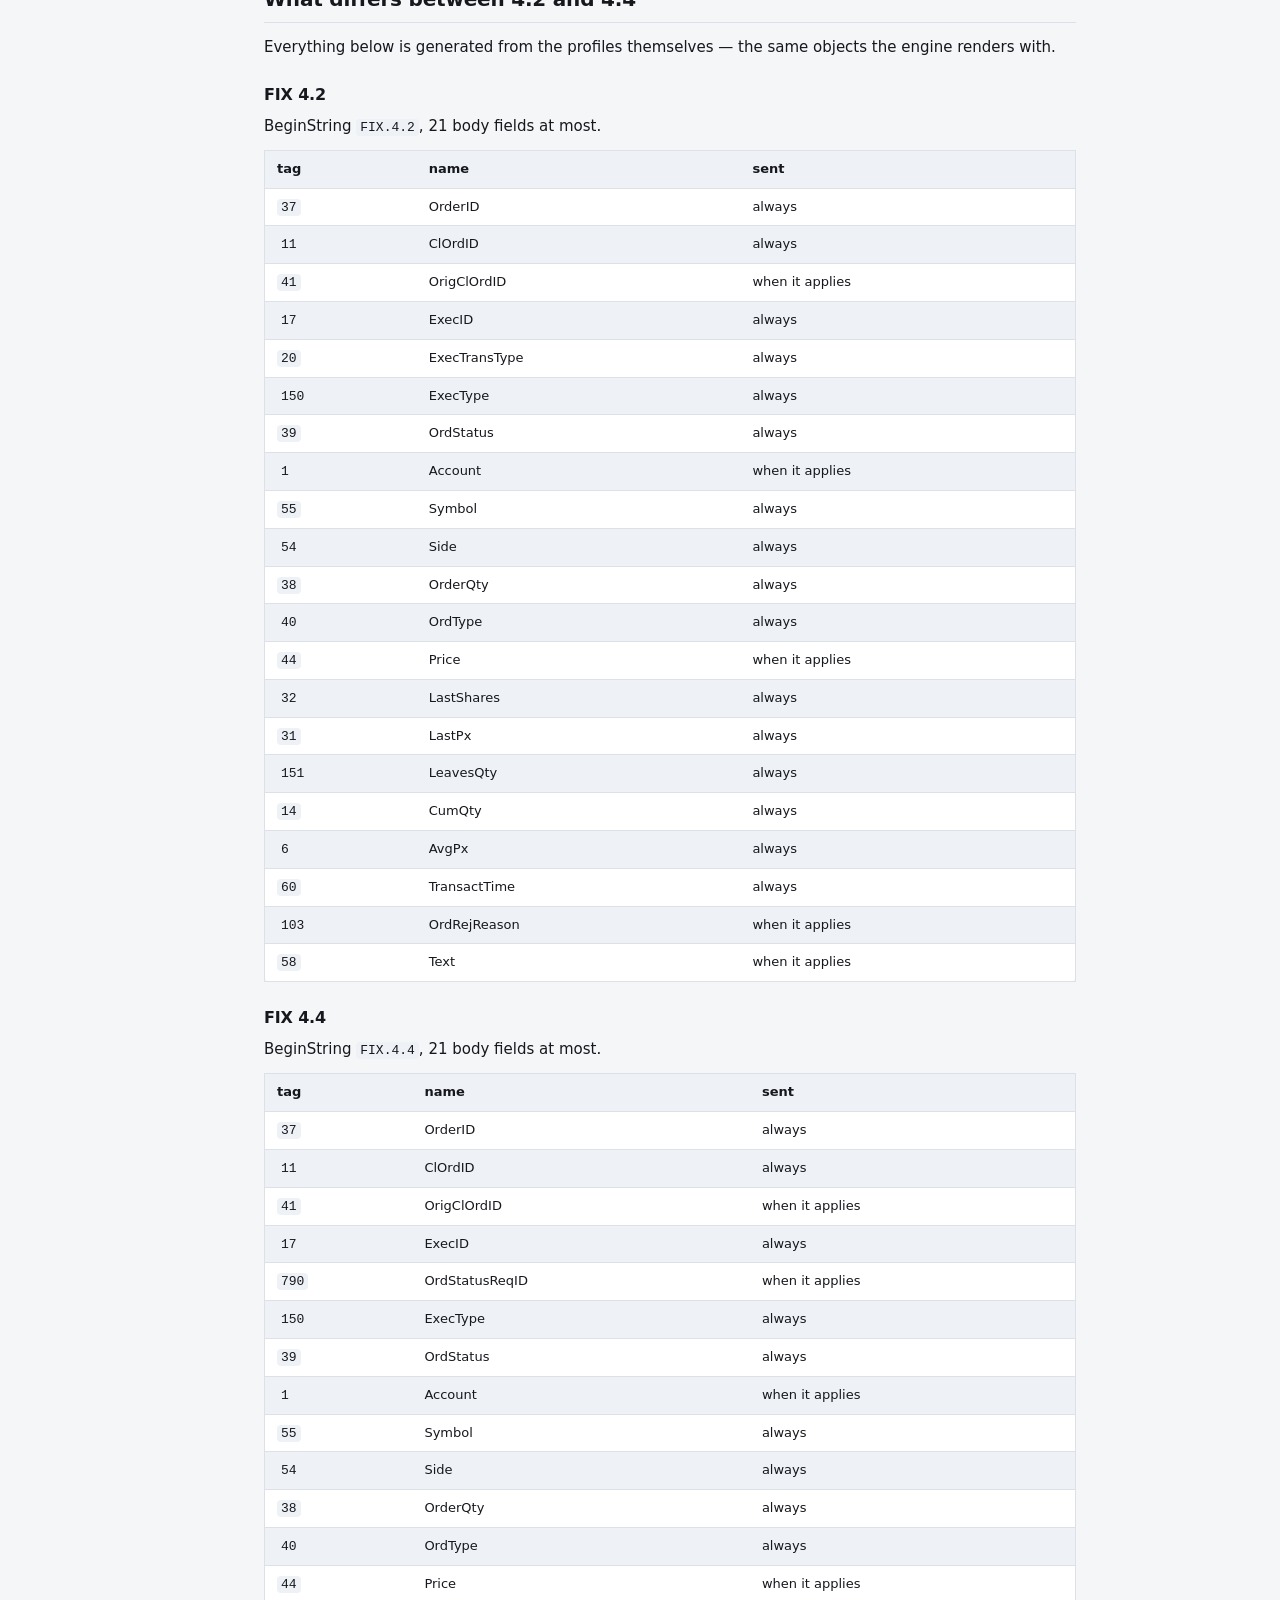
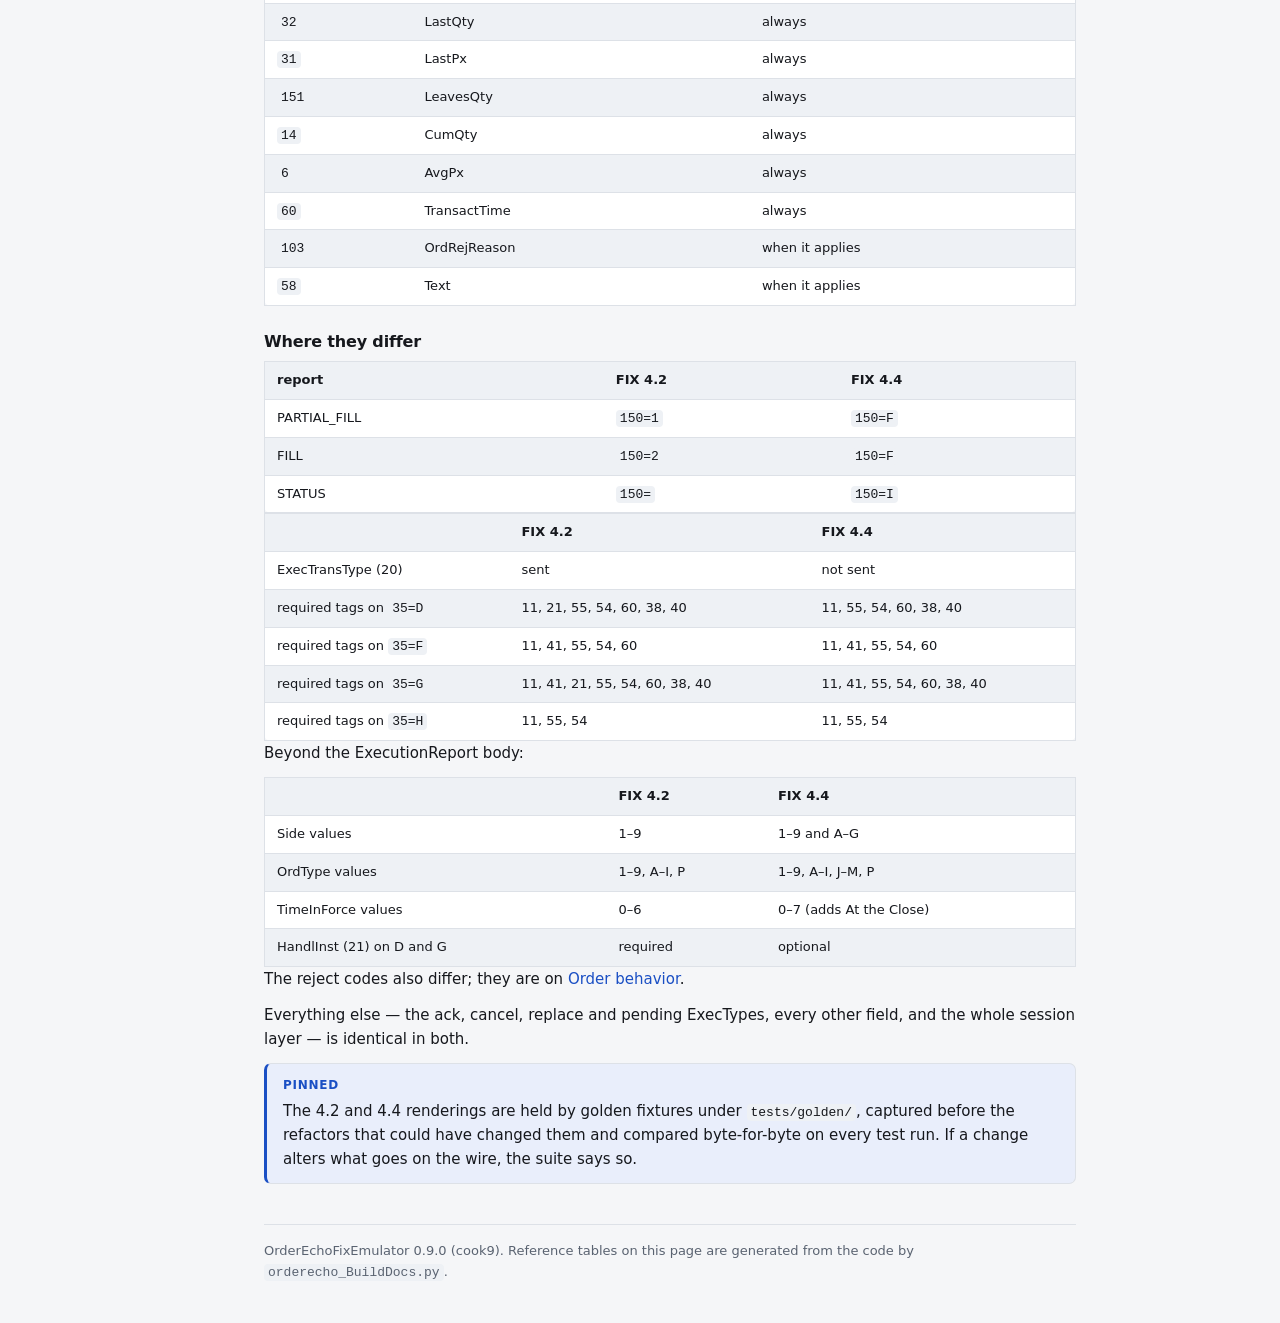
<file: docs/site/sessions.html>
<!doctype html>
<html lang="en">
<head>
<meta charset="utf-8">
<meta name="viewport" content="width=device-width, initial-scale=1">
<title>Sessions &amp; FIX versions - OrderEchoFixEmulator</title>
<link rel="stylesheet" href="assets/orderecho.css">
</head>
<body>
<div class="shell">
<aside class="sidebar">
<a class="brand" href="index.html">OrderEchoFixEmulator</a>
<span class="version">0.9.0 (cook9)</span>
<nav aria-label="Guide">
<ol>
<li><a href="index.html">Overview</a></li>
<li><a href="quick-start.html">Quick start</a></li>
<li><a href="configuration.html">Configuration</a></li>
<li><a href="sessions.html" aria-current="page">Sessions &amp; FIX versions</a></li>
<li><a href="order-behavior.html">Order behavior</a></li>
<li><a href="session-protocol.html">Session protocol</a></li>
<li><a href="control-api.html">Control API</a></li>
<li><a href="evidence-logs.html">Evidence &amp; logs</a></li>
<li><a href="log-viewer.html">Log viewer</a></li>
<li><a href="demo-client.html">Demo client</a></li>
<li><a href="troubleshooting.html">Troubleshooting</a></li>
<li><a href="changelog.html">Changelog</a></li>
</ol>
</nav>
</aside>
<main class="content">
<h1 id="sessions-fix-versions">Sessions &amp; FIX versions</h1>
<p>One engine can run several sessions at once. Each is fully independent: its own
CompIDs, FIX version, sequence numbers, message store, order book, rules, price
band and injection queue.</p>
<p>Shared engine-wide: pricing and its cache, and the ID generator. An OrderID is
unique across the engine, so it identifies an order without saying which
session it came from — which is why the order routes of the control API need no
session id.</p>
<h2 id="how-a-connection-finds-its-session">How a connection finds its session</h2>
<p>FIX identifies a session by three things, and so does this:</p>
<p><strong>(BeginString, our SenderCompID, our TargetCompID)</strong></p>
<p>The first message on a new connection must be a Logon. Its <code>(8, 56, 49)</code> — the
version, and the CompIDs seen from our side — is matched against the sessions
bound to the port it arrived on.</p>
<table>
<thead>
<tr>
<th>What arrived</th>
<th>What happens</th>
</tr>
</thead>
<tbody>
<tr>
<td>An exact match</td>
<td>The connection is handed that session.</td>
</tr>
<tr>
<td>CompIDs match, version does not</td>
<td>A Logout saying <code>Incorrect BeginString, expected …</code>, naming every version those CompIDs could have used, then the door.</td>
</tr>
<tr>
<td>CompIDs match nothing</td>
<td>Dropped with <strong>no reply</strong>, a WARNING in the engine log and an evidence record.</td>
</tr>
<tr>
<td>A session that is already connected</td>
<td>The second connection is refused.</td>
</tr>
</tbody>
</table>
<div class="callout note">
<p><span class="label">Why no reply for unknown CompIDs</span>
A session-level Reject needs a session to reject in, and there isn't one: we do
not know who this is or what dialect they speak. Saying nothing is what a real
venue does, and it is also what tells you your CompIDs are wrong rather than
your message.</p>
</div>
<p>A connection that says nothing at all is dropped after
<code>engine.logon_timeout_sec</code> (30 seconds by default).</p>
<p>Two sessions may share a port and even share CompIDs, as long as their versions
differ — the Logon's tag 8 tells them apart. <code>config/orderecho_multi.yaml</code> does
exactly this with <code>agent42</code> and <code>agent44</code>.</p>
<p>Ctrl+C logs every live session out at once and waits for their replies.</p>
<h2 id="per-session-files">Per-session files</h2>
<table>
<thead>
<tr>
<th>What</th>
<th>Where</th>
</tr>
</thead>
<tbody>
<tr>
<td>Sequence numbers</td>
<td><code>data/seqnums/&lt;id&gt;.json</code></td>
</tr>
<tr>
<td>Outbound messages, for a real resend</td>
<td><code>data/msgstore/&lt;id&gt;.jsonl</code></td>
</tr>
<tr>
<td>FIX message log</td>
<td><code>logs/fix/&lt;id&gt;_&lt;YYYYMMDD&gt;.log</code></td>
</tr>
</tbody>
</table>
<p>The evidence file and the engine log stay one per engine run; every record and
every line names the session it came from.</p>
<p>For a single-session config the id is <code>&lt;SENDER&gt;-&lt;TARGET&gt;</code>, so the files keep the
names they always had.</p>
<h2 id="choosing-a-version">Choosing a version</h2>
<p>The version belongs to the session:</p>
<pre><code class="language-yaml">session:
  fix_version: FIX.4.2      # or FIX.4.4
</code></pre>
<p>The order book decides <em>what happened</em>; a profile in <code>orderecho_FixVersion.py</code>
decides <em>how it is written</em>. Nothing else in the engine knows which version it
is speaking, which is why adding one is a profile rather than a sweep through
the code.</p>
<h2 id="what-differs-between-42-and-44">What differs between 4.2 and 4.4</h2>
<p>Everything below is generated from the profiles themselves — the same objects
the engine renders with.</p>
<h3 id="fix-42">FIX 4.2</h3>
<p>BeginString <code>FIX.4.2</code>, 21 body fields at most.</p>
<table>
<thead>
<tr>
<th>tag</th>
<th>name</th>
<th>sent</th>
</tr>
</thead>
<tbody>
<tr>
<td><code>37</code></td>
<td>OrderID</td>
<td>always</td>
</tr>
<tr>
<td><code>11</code></td>
<td>ClOrdID</td>
<td>always</td>
</tr>
<tr>
<td><code>41</code></td>
<td>OrigClOrdID</td>
<td>when it applies</td>
</tr>
<tr>
<td><code>17</code></td>
<td>ExecID</td>
<td>always</td>
</tr>
<tr>
<td><code>20</code></td>
<td>ExecTransType</td>
<td>always</td>
</tr>
<tr>
<td><code>150</code></td>
<td>ExecType</td>
<td>always</td>
</tr>
<tr>
<td><code>39</code></td>
<td>OrdStatus</td>
<td>always</td>
</tr>
<tr>
<td><code>1</code></td>
<td>Account</td>
<td>when it applies</td>
</tr>
<tr>
<td><code>55</code></td>
<td>Symbol</td>
<td>always</td>
</tr>
<tr>
<td><code>54</code></td>
<td>Side</td>
<td>always</td>
</tr>
<tr>
<td><code>38</code></td>
<td>OrderQty</td>
<td>always</td>
</tr>
<tr>
<td><code>40</code></td>
<td>OrdType</td>
<td>always</td>
</tr>
<tr>
<td><code>44</code></td>
<td>Price</td>
<td>when it applies</td>
</tr>
<tr>
<td><code>32</code></td>
<td>LastShares</td>
<td>always</td>
</tr>
<tr>
<td><code>31</code></td>
<td>LastPx</td>
<td>always</td>
</tr>
<tr>
<td><code>151</code></td>
<td>LeavesQty</td>
<td>always</td>
</tr>
<tr>
<td><code>14</code></td>
<td>CumQty</td>
<td>always</td>
</tr>
<tr>
<td><code>6</code></td>
<td>AvgPx</td>
<td>always</td>
</tr>
<tr>
<td><code>60</code></td>
<td>TransactTime</td>
<td>always</td>
</tr>
<tr>
<td><code>103</code></td>
<td>OrdRejReason</td>
<td>when it applies</td>
</tr>
<tr>
<td><code>58</code></td>
<td>Text</td>
<td>when it applies</td>
</tr>
</tbody>
</table>
<h3 id="fix-44">FIX 4.4</h3>
<p>BeginString <code>FIX.4.4</code>, 21 body fields at most.</p>
<table>
<thead>
<tr>
<th>tag</th>
<th>name</th>
<th>sent</th>
</tr>
</thead>
<tbody>
<tr>
<td><code>37</code></td>
<td>OrderID</td>
<td>always</td>
</tr>
<tr>
<td><code>11</code></td>
<td>ClOrdID</td>
<td>always</td>
</tr>
<tr>
<td><code>41</code></td>
<td>OrigClOrdID</td>
<td>when it applies</td>
</tr>
<tr>
<td><code>17</code></td>
<td>ExecID</td>
<td>always</td>
</tr>
<tr>
<td><code>790</code></td>
<td>OrdStatusReqID</td>
<td>when it applies</td>
</tr>
<tr>
<td><code>150</code></td>
<td>ExecType</td>
<td>always</td>
</tr>
<tr>
<td><code>39</code></td>
<td>OrdStatus</td>
<td>always</td>
</tr>
<tr>
<td><code>1</code></td>
<td>Account</td>
<td>when it applies</td>
</tr>
<tr>
<td><code>55</code></td>
<td>Symbol</td>
<td>always</td>
</tr>
<tr>
<td><code>54</code></td>
<td>Side</td>
<td>always</td>
</tr>
<tr>
<td><code>38</code></td>
<td>OrderQty</td>
<td>always</td>
</tr>
<tr>
<td><code>40</code></td>
<td>OrdType</td>
<td>always</td>
</tr>
<tr>
<td><code>44</code></td>
<td>Price</td>
<td>when it applies</td>
</tr>
<tr>
<td><code>32</code></td>
<td>LastQty</td>
<td>always</td>
</tr>
<tr>
<td><code>31</code></td>
<td>LastPx</td>
<td>always</td>
</tr>
<tr>
<td><code>151</code></td>
<td>LeavesQty</td>
<td>always</td>
</tr>
<tr>
<td><code>14</code></td>
<td>CumQty</td>
<td>always</td>
</tr>
<tr>
<td><code>6</code></td>
<td>AvgPx</td>
<td>always</td>
</tr>
<tr>
<td><code>60</code></td>
<td>TransactTime</td>
<td>always</td>
</tr>
<tr>
<td><code>103</code></td>
<td>OrdRejReason</td>
<td>when it applies</td>
</tr>
<tr>
<td><code>58</code></td>
<td>Text</td>
<td>when it applies</td>
</tr>
</tbody>
</table>
<h3 id="where-they-differ">Where they differ</h3>
<table>
<thead>
<tr>
<th>report</th>
<th>FIX 4.2</th>
<th>FIX 4.4</th>
</tr>
</thead>
<tbody>
<tr>
<td>PARTIAL_FILL</td>
<td><code>150=1</code></td>
<td><code>150=F</code></td>
</tr>
<tr>
<td>FILL</td>
<td><code>150=2</code></td>
<td><code>150=F</code></td>
</tr>
<tr>
<td>STATUS</td>
<td><code>150=</code></td>
<td><code>150=I</code></td>
</tr>
</tbody>
</table>
<table>
<thead>
<tr>
<th></th>
<th>FIX 4.2</th>
<th>FIX 4.4</th>
</tr>
</thead>
<tbody>
<tr>
<td>ExecTransType (20)</td>
<td>sent</td>
<td>not sent</td>
</tr>
<tr>
<td>required tags on <code>35=D</code></td>
<td>11, 21, 55, 54, 60, 38, 40</td>
<td>11, 55, 54, 60, 38, 40</td>
</tr>
<tr>
<td>required tags on <code>35=F</code></td>
<td>11, 41, 55, 54, 60</td>
<td>11, 41, 55, 54, 60</td>
</tr>
<tr>
<td>required tags on <code>35=G</code></td>
<td>11, 41, 21, 55, 54, 60, 38, 40</td>
<td>11, 41, 55, 54, 60, 38, 40</td>
</tr>
<tr>
<td>required tags on <code>35=H</code></td>
<td>11, 55, 54</td>
<td>11, 55, 54</td>
</tr>
</tbody>
</table>
<p>Beyond the ExecutionReport body:</p>
<table>
<thead>
<tr>
<th></th>
<th>FIX 4.2</th>
<th>FIX 4.4</th>
</tr>
</thead>
<tbody>
<tr>
<td>Side values</td>
<td>1–9</td>
<td>1–9 and A–G</td>
</tr>
<tr>
<td>OrdType values</td>
<td>1–9, A–I, P</td>
<td>1–9, A–I, J–M, P</td>
</tr>
<tr>
<td>TimeInForce values</td>
<td>0–6</td>
<td>0–7 (adds At the Close)</td>
</tr>
<tr>
<td>HandlInst (21) on D and G</td>
<td>required</td>
<td>optional</td>
</tr>
</tbody>
</table>
<p>The reject codes also differ; they are on
<a href="order-behavior.html#reject-codes">Order behavior</a>.</p>
<p>Everything else — the ack, cancel, replace and pending ExecTypes, every other
field, and the whole session layer — is identical in both.</p>
<div class="callout note">
<p><span class="label">Pinned</span>
The 4.2 and 4.4 renderings are held by golden fixtures under <code>tests/golden/</code>,
captured before the refactors that could have changed them and compared
byte-for-byte on every test run. If a change alters what goes on the wire, the
suite says so.</p>
</div>
<div class="footer">
OrderEchoFixEmulator 0.9.0 (cook9). Reference tables on this page are generated
from the code by <code>orderecho_BuildDocs.py</code>.
</div>
</main>
</div>
<script>
document.querySelectorAll("pre").forEach(function (pre) {
  var wrap = document.createElement("div");
  wrap.className = "codeblock";
  pre.parentNode.insertBefore(wrap, pre);
  wrap.appendChild(pre);
  var button = document.createElement("button");
  button.className = "copy";
  button.type = "button";
  button.textContent = "Copy";
  button.addEventListener("click", function () {
    var text = pre.innerText;
    var done = function () {
      button.textContent = "Copied";
      setTimeout(function () { button.textContent = "Copy"; }, 1200);
    };
    if (navigator.clipboard && navigator.clipboard.writeText) {
      navigator.clipboard.writeText(text).then(done, function () {});
      return;
    }
    var area = document.createElement("textarea");
    area.value = text;
    document.body.appendChild(area);
    area.select();
    try { document.execCommand("copy"); done(); } catch (e) {}
    document.body.removeChild(area);
  });
  wrap.appendChild(button);
});
</script>
</body>
</html>
</file>
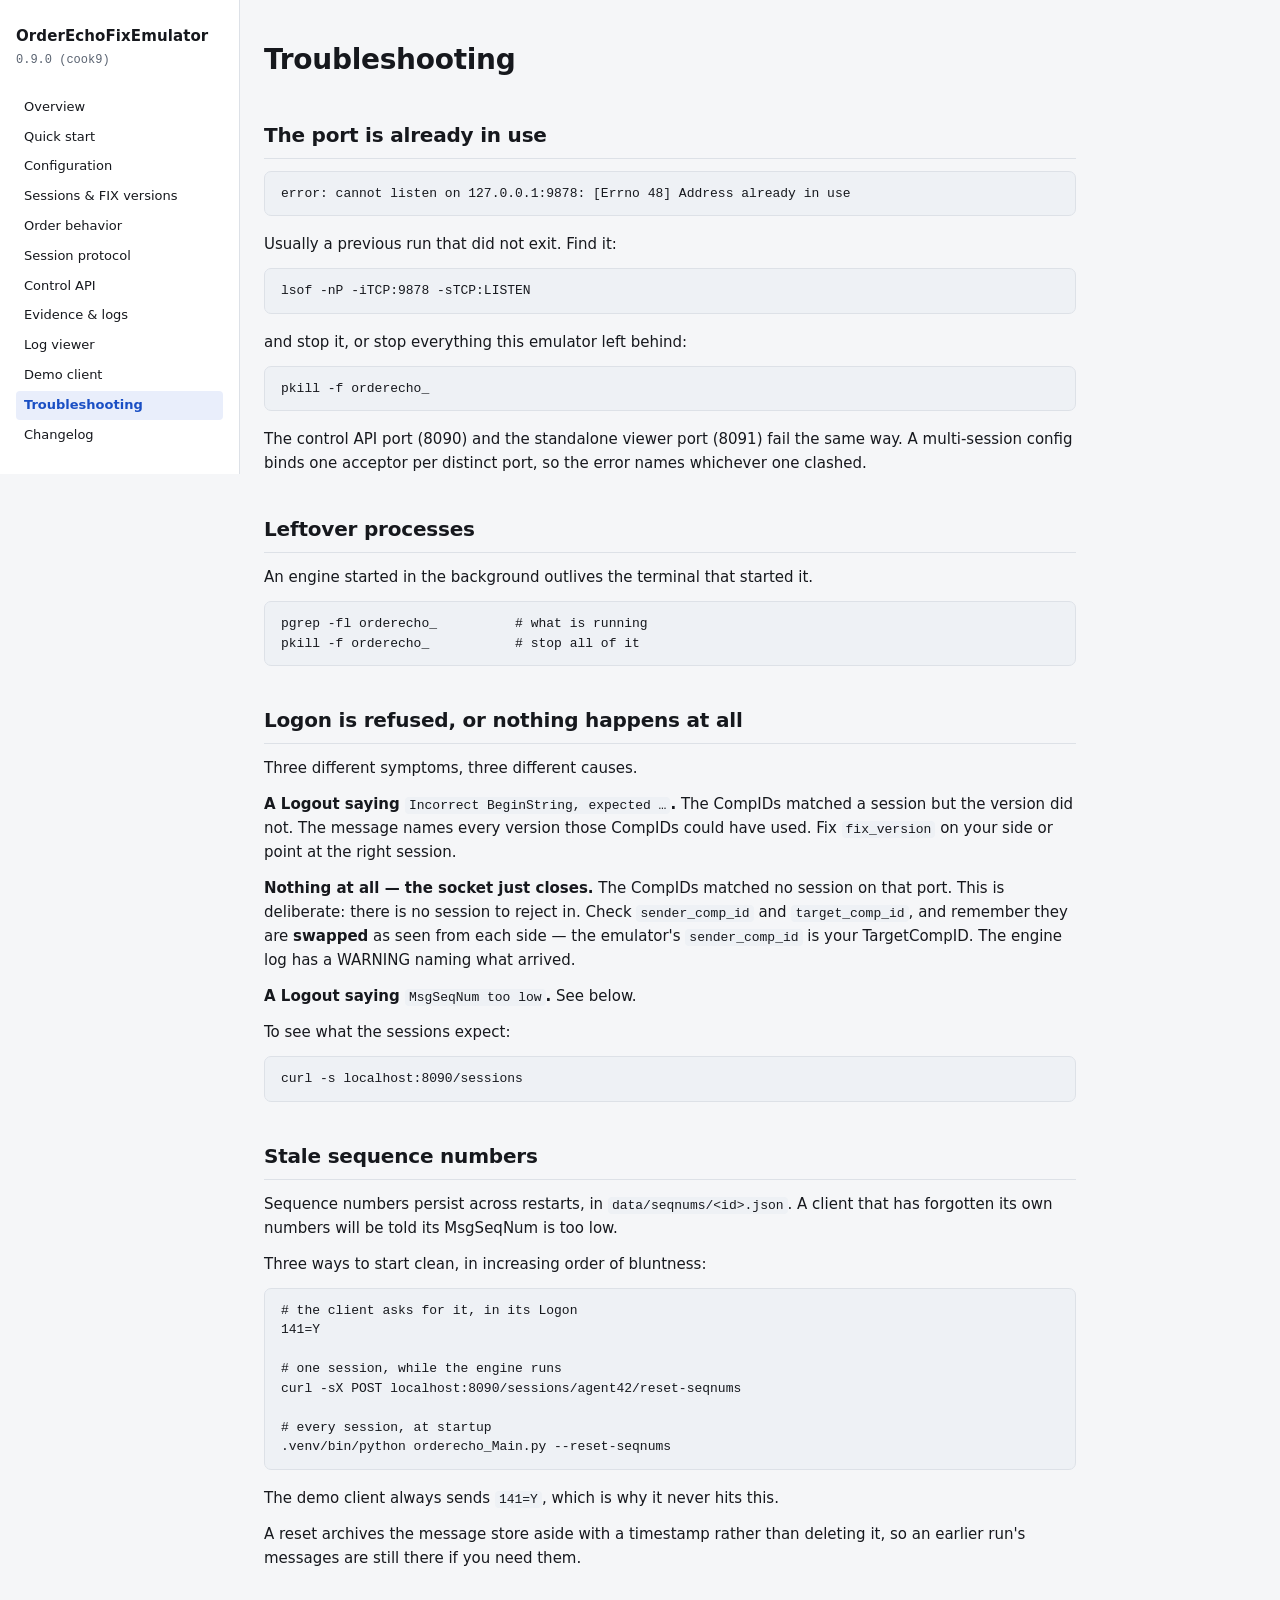
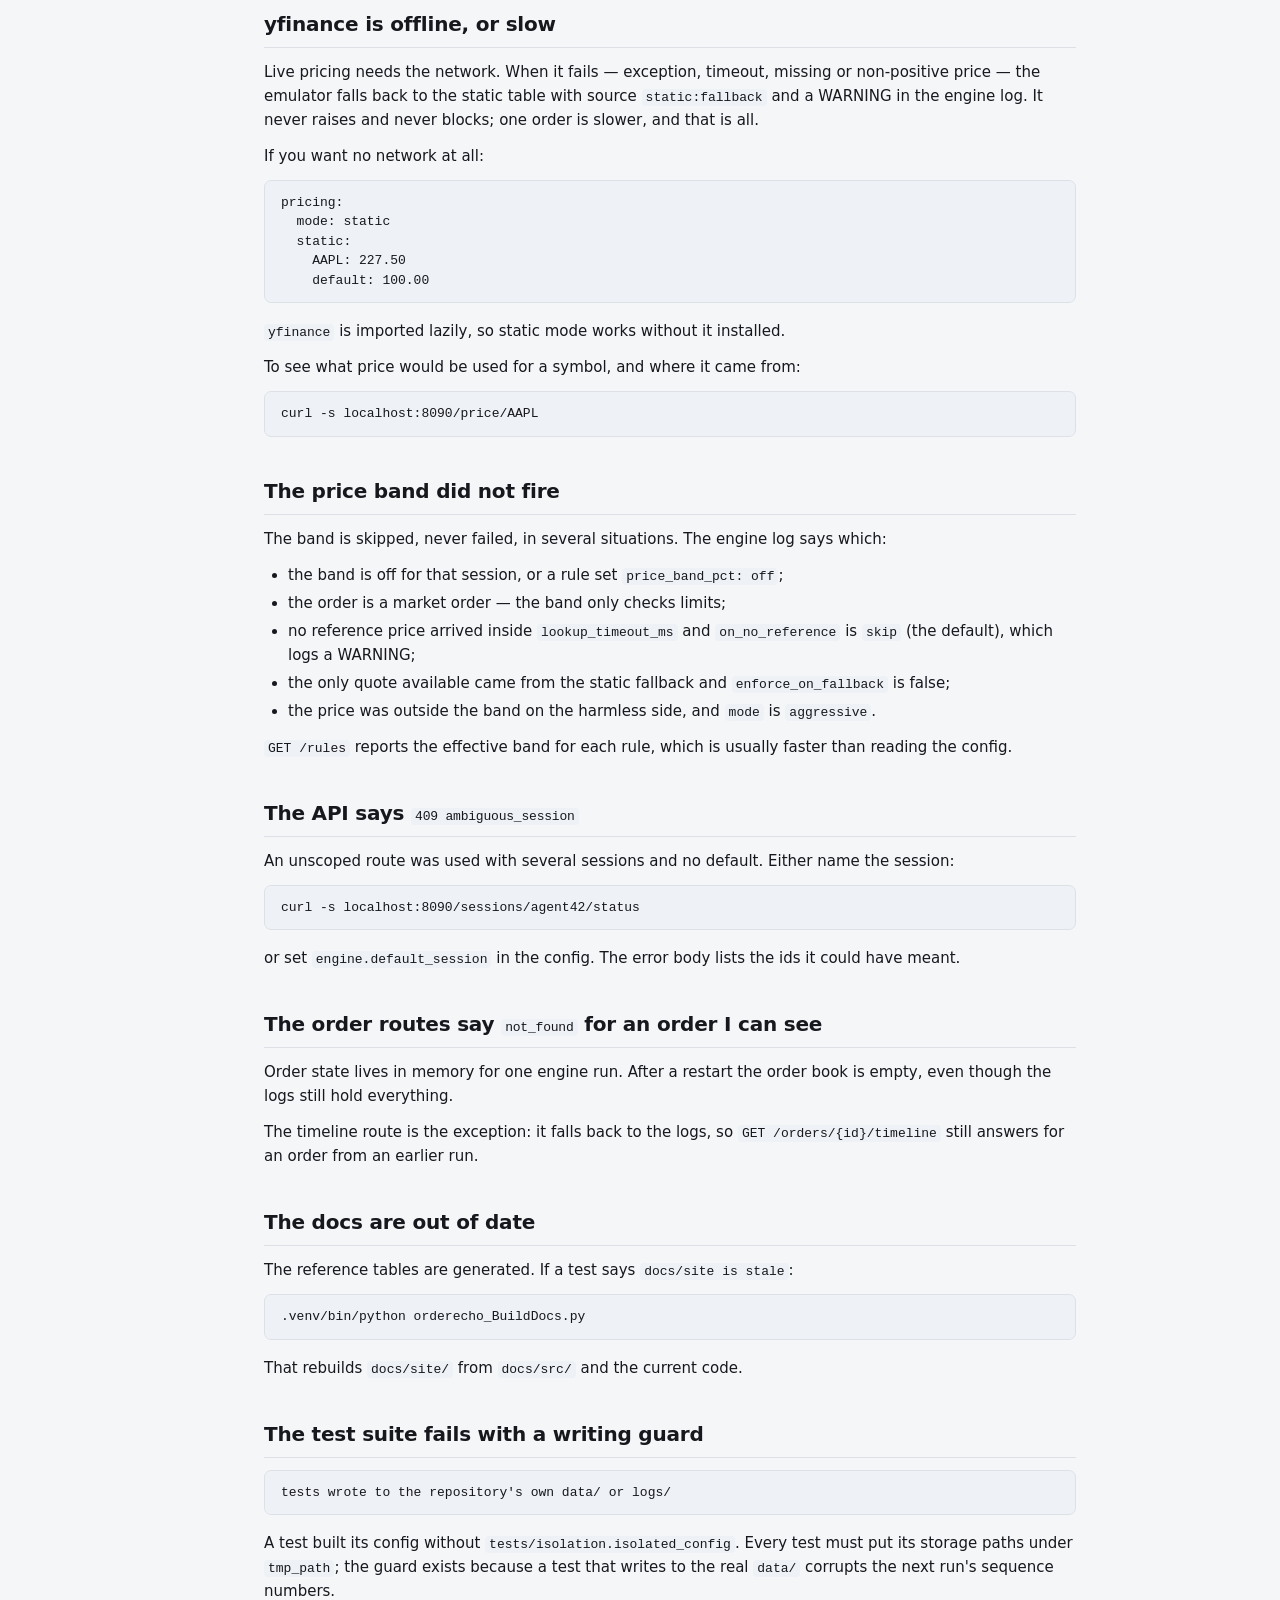
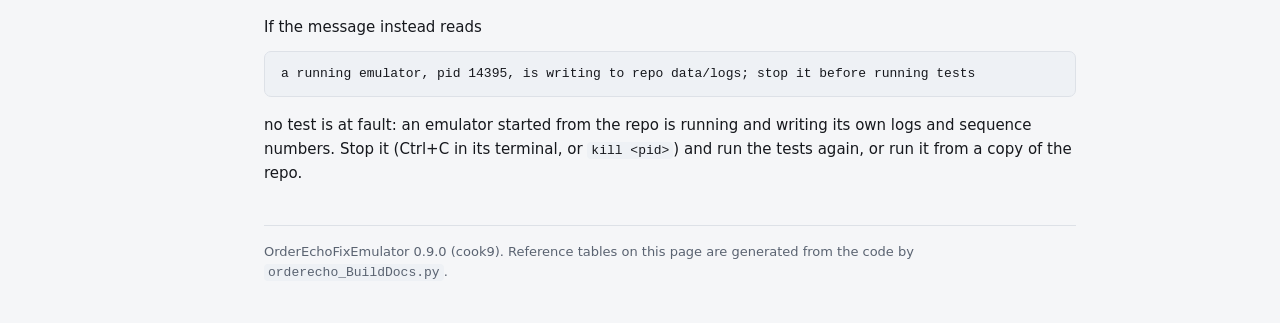
<file: docs/site/troubleshooting.html>
<!doctype html>
<html lang="en">
<head>
<meta charset="utf-8">
<meta name="viewport" content="width=device-width, initial-scale=1">
<title>Troubleshooting - OrderEchoFixEmulator</title>
<link rel="stylesheet" href="assets/orderecho.css">
</head>
<body>
<div class="shell">
<aside class="sidebar">
<a class="brand" href="index.html">OrderEchoFixEmulator</a>
<span class="version">0.9.0 (cook9)</span>
<nav aria-label="Guide">
<ol>
<li><a href="index.html">Overview</a></li>
<li><a href="quick-start.html">Quick start</a></li>
<li><a href="configuration.html">Configuration</a></li>
<li><a href="sessions.html">Sessions &amp; FIX versions</a></li>
<li><a href="order-behavior.html">Order behavior</a></li>
<li><a href="session-protocol.html">Session protocol</a></li>
<li><a href="control-api.html">Control API</a></li>
<li><a href="evidence-logs.html">Evidence &amp; logs</a></li>
<li><a href="log-viewer.html">Log viewer</a></li>
<li><a href="demo-client.html">Demo client</a></li>
<li><a href="troubleshooting.html" aria-current="page">Troubleshooting</a></li>
<li><a href="changelog.html">Changelog</a></li>
</ol>
</nav>
</aside>
<main class="content">
<h1 id="troubleshooting">Troubleshooting</h1>
<h2 id="the-port-is-already-in-use">The port is already in use</h2>
<pre><code>error: cannot listen on 127.0.0.1:9878: [Errno 48] Address already in use
</code></pre>
<p>Usually a previous run that did not exit. Find it:</p>
<pre><code class="language-sh">lsof -nP -iTCP:9878 -sTCP:LISTEN
</code></pre>
<p>and stop it, or stop everything this emulator left behind:</p>
<pre><code class="language-sh">pkill -f orderecho_
</code></pre>
<p>The control API port (8090) and the standalone viewer port (8091) fail the same
way. A multi-session config binds one acceptor per distinct port, so the error
names whichever one clashed.</p>
<h2 id="leftover-processes">Leftover processes</h2>
<p>An engine started in the background outlives the terminal that started it.</p>
<pre><code class="language-sh">pgrep -fl orderecho_          # what is running
pkill -f orderecho_           # stop all of it
</code></pre>
<h2 id="logon-is-refused-or-nothing-happens-at-all">Logon is refused, or nothing happens at all</h2>
<p>Three different symptoms, three different causes.</p>
<p><strong>A Logout saying <code>Incorrect BeginString, expected …</code>.</strong> The CompIDs matched a
session but the version did not. The message names every version those CompIDs
could have used. Fix <code>fix_version</code> on your side or point at the right session.</p>
<p><strong>Nothing at all — the socket just closes.</strong> The CompIDs matched no session on
that port. This is deliberate: there is no session to reject in. Check
<code>sender_comp_id</code> and <code>target_comp_id</code>, and remember they are <strong>swapped</strong> as
seen from each side — the emulator's <code>sender_comp_id</code> is your TargetCompID.
The engine log has a WARNING naming what arrived.</p>
<p><strong>A Logout saying <code>MsgSeqNum too low</code>.</strong> See below.</p>
<p>To see what the sessions expect:</p>
<pre><code class="language-sh">curl -s localhost:8090/sessions
</code></pre>
<h2 id="stale-sequence-numbers">Stale sequence numbers</h2>
<p>Sequence numbers persist across restarts, in <code>data/seqnums/&lt;id&gt;.json</code>. A client
that has forgotten its own numbers will be told its MsgSeqNum is too low.</p>
<p>Three ways to start clean, in increasing order of bluntness:</p>
<pre><code class="language-sh"># the client asks for it, in its Logon
141=Y

# one session, while the engine runs
curl -sX POST localhost:8090/sessions/agent42/reset-seqnums

# every session, at startup
.venv/bin/python orderecho_Main.py --reset-seqnums
</code></pre>
<p>The demo client always sends <code>141=Y</code>, which is why it never hits this.</p>
<p>A reset archives the message store aside with a timestamp rather than deleting
it, so an earlier run's messages are still there if you need them.</p>
<h2 id="yfinance-is-offline-or-slow">yfinance is offline, or slow</h2>
<p>Live pricing needs the network. When it fails — exception, timeout, missing or
non-positive price — the emulator falls back to the static table with source
<code>static:fallback</code> and a WARNING in the engine log. It never raises and never
blocks; one order is slower, and that is all.</p>
<p>If you want no network at all:</p>
<pre><code class="language-yaml">pricing:
  mode: static
  static:
    AAPL: 227.50
    default: 100.00
</code></pre>
<p><code>yfinance</code> is imported lazily, so static mode works without it installed.</p>
<p>To see what price would be used for a symbol, and where it came from:</p>
<pre><code class="language-sh">curl -s localhost:8090/price/AAPL
</code></pre>
<h2 id="the-price-band-did-not-fire">The price band did not fire</h2>
<p>The band is skipped, never failed, in several situations. The engine log says
which:</p>
<ul>
<li>the band is off for that session, or a rule set <code>price_band_pct: off</code>;</li>
<li>the order is a market order — the band only checks limits;</li>
<li>no reference price arrived inside <code>lookup_timeout_ms</code> and <code>on_no_reference</code>
  is <code>skip</code> (the default), which logs a WARNING;</li>
<li>the only quote available came from the static fallback and
  <code>enforce_on_fallback</code> is false;</li>
<li>the price was outside the band on the harmless side, and <code>mode</code> is
  <code>aggressive</code>.</li>
</ul>
<p><code>GET /rules</code> reports the effective band for each rule, which is usually faster
than reading the config.</p>
<h2 id="the-api-says-409-ambiguous_session">The API says <code>409 ambiguous_session</code></h2>
<p>An unscoped route was used with several sessions and no default. Either name
the session:</p>
<pre><code class="language-sh">curl -s localhost:8090/sessions/agent42/status
</code></pre>
<p>or set <code>engine.default_session</code> in the config. The error body lists the ids it
could have meant.</p>
<h2 id="the-order-routes-say-not_found-for-an-order-i-can-see">The order routes say <code>not_found</code> for an order I can see</h2>
<p>Order state lives in memory for one engine run. After a restart the order book
is empty, even though the logs still hold everything.</p>
<p>The timeline route is the exception: it falls back to the logs, so
<code>GET /orders/{id}/timeline</code> still answers for an order from an earlier run.</p>
<h2 id="the-docs-are-out-of-date">The docs are out of date</h2>
<p>The reference tables are generated. If a test says <code>docs/site is stale</code>:</p>
<pre><code class="language-sh">.venv/bin/python orderecho_BuildDocs.py
</code></pre>
<p>That rebuilds <code>docs/site/</code> from <code>docs/src/</code> and the current code.</p>
<h2 id="the-test-suite-fails-with-a-writing-guard">The test suite fails with a writing guard</h2>
<pre><code>tests wrote to the repository's own data/ or logs/
</code></pre>
<p>A test built its config without <code>tests/isolation.isolated_config</code>. Every test
must put its storage paths under <code>tmp_path</code>; the guard exists because a test
that writes to the real <code>data/</code> corrupts the next run's sequence numbers.</p>
<p>If the message instead reads</p>
<pre><code>a running emulator, pid 14395, is writing to repo data/logs; stop it before running tests
</code></pre>
<p>no test is at fault: an emulator started from the repo is running and writing
its own logs and sequence numbers. Stop it (Ctrl+C in its terminal, or
<code>kill &lt;pid&gt;</code>) and run the tests again, or run it from a copy of the repo.</p>
<div class="footer">
OrderEchoFixEmulator 0.9.0 (cook9). Reference tables on this page are generated
from the code by <code>orderecho_BuildDocs.py</code>.
</div>
</main>
</div>
<script>
document.querySelectorAll("pre").forEach(function (pre) {
  var wrap = document.createElement("div");
  wrap.className = "codeblock";
  pre.parentNode.insertBefore(wrap, pre);
  wrap.appendChild(pre);
  var button = document.createElement("button");
  button.className = "copy";
  button.type = "button";
  button.textContent = "Copy";
  button.addEventListener("click", function () {
    var text = pre.innerText;
    var done = function () {
      button.textContent = "Copied";
      setTimeout(function () { button.textContent = "Copy"; }, 1200);
    };
    if (navigator.clipboard && navigator.clipboard.writeText) {
      navigator.clipboard.writeText(text).then(done, function () {});
      return;
    }
    var area = document.createElement("textarea");
    area.value = text;
    document.body.appendChild(area);
    area.select();
    try { document.execCommand("copy"); done(); } catch (e) {}
    document.body.removeChild(area);
  });
  wrap.appendChild(button);
});
</script>
</body>
</html>
</file>
<file: docs/site/assets/orderecho.css>
/* OrderEchoFixEmulator -- one stylesheet for the guide and the log viewer.
 *
 * Every colour, size, space and radius is a token in the :root block below,
 * and nothing further down the file names a colour of its own.  That is the
 * whole point: a redesign is a new :root block, not a search through the
 * components.  A test enforces it.
 *
 * Fixed light theme on purpose -- no theme switching, no external fonts, no
 * CDNs.  The stylesheet is served from /assets/orderecho.css by the engine
 * and by `orderecho_LogView.py serve`, and sits next to the docs offline.
 */

:root {
  /* --- surfaces and ink ------------------------------------------------ */
  --bg: #f5f6f8;            /* the page behind everything */
  --surface: #ffffff;       /* cards, panels, table bodies */
  --surface-2: #eef1f5;     /* zebra stripes, code blocks, inset areas */
  --surface-3: #e4e8ee;     /* hovered rows, pressed buttons */
  --text: #16181d;          /* body text: 15.8:1 on --surface */
  --muted: #5a6371;         /* labels and captions: 5.7:1 on --surface */
  --border: #dde1e7;

  /* --- one accent ------------------------------------------------------ */
  --accent: #1a4fc4;        /* links, focus, the primary button: 6.8:1 */
  --accent-ink: #ffffff;    /* text on the accent */
  --accent-soft: #e9eefb;   /* accent at rest: selected nav, callout note */

  /* --- verdicts -------------------------------------------------------- */
  --pass: #0f6a37;
  --warn: #7c5300;
  --fail: #b02218;
  --pass-soft: #e6f2ea;
  --warn-soft: #faf0dc;
  --fail-soft: #fbeae8;

  /* --- FIX directions and flags ---------------------------------------- */
  --in: #0a5f8f;            /* inbound: client -> us */
  --out: #454f5c;           /* outbound: us -> client */
  --disc: #7a3d8f;          /* discarded */
  --flag: #7c5300;          /* injected, possdup, bad framing */
  --fill: #0f6a37;          /* a message that moved quantity */

  /* --- type ------------------------------------------------------------ */
  --font-sans: system-ui, -apple-system, "Segoe UI", Roboto, "Helvetica Neue",
               Arial, sans-serif;
  --font-mono: ui-monospace, SFMono-Regular, "SF Mono", Menlo, Consolas,
               "Liberation Mono", monospace;
  --size-base: 15px;
  --size-small: 13px;
  --size-tiny: 12px;
  --size-code: 13px;
  --line: 1.6;
  --line-tight: 1.45;

  /* --- space and shape ------------------------------------------------- */
  --s1: 4px;
  --s2: 8px;
  --s3: 12px;
  --s4: 16px;
  --s5: 24px;
  --s6: 40px;
  --radius: 7px;
  --radius-sm: 4px;

  /* --- measure --------------------------------------------------------- */
  --content: 860px;         /* prose column */
  --sidebar: 240px;

  --shadow: 0 1px 2px rgba(16, 20, 30, 0.06);
  --shadow-lifted: 0 8px 28px rgba(16, 20, 30, 0.16);
}

/* ---------------------------------------------------------------- reset */

*, *::before, *::after { box-sizing: border-box; }

html { -webkit-text-size-adjust: 100%; }

body {
  margin: 0;
  background: var(--bg);
  color: var(--text);
  font: var(--size-base)/var(--line) var(--font-sans);
}

img { max-width: 100%; }

a { color: var(--accent); text-decoration: none; }
a:hover { text-decoration: underline; }
a:focus-visible, button:focus-visible, input:focus-visible,
select:focus-visible {
  outline: 2px solid var(--accent);
  outline-offset: 1px;
}

/* ----------------------------------------------------------- page shell */

.shell {
  display: grid;
  grid-template-columns: var(--sidebar) minmax(0, 1fr);
  min-height: 100vh;
  align-items: start;
}

.sidebar {
  position: sticky;
  top: 0;
  max-height: 100vh;
  overflow-y: auto;
  padding: var(--s5) var(--s4);
  background: var(--surface);
  border-right: 1px solid var(--border);
}

.sidebar .brand {
  display: block;
  font-size: var(--size-base);
  font-weight: 650;
  color: var(--text);
  letter-spacing: 0.1px;
}

.sidebar .brand:hover { text-decoration: none; }

.sidebar .version {
  display: block;
  margin-top: var(--s1);
  font: var(--size-tiny)/1.4 var(--font-mono);
  color: var(--muted);
}

.sidebar nav { margin-top: var(--s5); }

.sidebar nav ol {
  margin: 0;
  padding: 0;
  list-style: none;
  counter-reset: page;
}

.sidebar nav li { margin: 1px 0; }

.sidebar nav a {
  display: block;
  padding: var(--s1) var(--s2);
  border-radius: var(--radius-sm);
  font-size: var(--size-small);
  color: var(--text);
}

.sidebar nav a:hover { background: var(--surface-2); text-decoration: none; }

.sidebar nav a[aria-current="page"] {
  background: var(--accent-soft);
  color: var(--accent);
  font-weight: 600;
}

.content {
  max-width: var(--content);
  padding: var(--s6) var(--s5) var(--s6);
}

.content > :first-child { margin-top: 0; }

.footer {
  margin-top: var(--s6);
  padding-top: var(--s4);
  border-top: 1px solid var(--border);
  font-size: var(--size-small);
  color: var(--muted);
}

@media (max-width: 900px) {
  .shell { grid-template-columns: minmax(0, 1fr); }
  .sidebar {
    position: static;
    max-height: none;
    border-right: 0;
    border-bottom: 1px solid var(--border);
  }
  .content { padding: var(--s5) var(--s4); }
}

/* -------------------------------------------------------------- headings */

h1, h2, h3, h4 {
  line-height: var(--line-tight);
  font-weight: 650;
  letter-spacing: -0.01em;
}

h1 { margin: 0 0 var(--s4); font-size: 28px; }
h2 {
  margin: var(--s6) 0 var(--s3);
  padding-bottom: var(--s2);
  font-size: 20px;
  border-bottom: 1px solid var(--border);
}
h3 { margin: var(--s5) 0 var(--s2); font-size: 16px; }
h4 { margin: var(--s4) 0 var(--s2); font-size: var(--size-base); }

p { margin: 0 0 var(--s3); }

ul, ol { margin: 0 0 var(--s3); padding-left: var(--s5); }
li { margin: var(--s1) 0; }

hr { border: 0; border-top: 1px solid var(--border); margin: var(--s5) 0; }

blockquote {
  margin: 0 0 var(--s3);
  padding: var(--s2) var(--s4);
  border-left: 3px solid var(--border);
  color: var(--muted);
}

.lede { font-size: 17px; color: var(--muted); }

/* ---------------------------------------------------------------- tables */

.scroll-x { overflow-x: auto; margin: 0 0 var(--s4); }

table {
  border-collapse: collapse;
  width: 100%;
  font-size: var(--size-small);
  background: var(--surface);
  border: 1px solid var(--border);
  border-radius: var(--radius);
}

th, td {
  text-align: left;
  vertical-align: top;
  padding: var(--s2) var(--s3);
  border-bottom: 1px solid var(--border);
}

thead th {
  position: sticky;
  top: 0;
  z-index: 1;
  background: var(--surface-2);
  font-weight: 650;
  white-space: nowrap;
}

tbody tr:nth-child(even) { background: var(--surface-2); }
tbody tr:last-child td { border-bottom: 0; }

td code, th code { white-space: nowrap; }

/* ------------------------------------------------------------------ code */

code {
  font: var(--size-code)/1.5 var(--font-mono);
  background: var(--surface-2);
  padding: 1px var(--s1);
  border-radius: var(--radius-sm);
}

pre {
  margin: 0;
  padding: var(--s3) var(--s4);
  overflow-x: auto;
  background: var(--surface-2);
  border: 1px solid var(--border);
  border-radius: var(--radius);
  font: var(--size-code)/1.5 var(--font-mono);
}

pre code { background: none; padding: 0; border-radius: 0; }

.codeblock { position: relative; margin: 0 0 var(--s4); }

.codeblock .copy {
  position: absolute;
  top: var(--s2);
  right: var(--s2);
  opacity: 0;
  transition: opacity 0.12s ease-in-out;
}

.codeblock:hover .copy,
.codeblock .copy:focus-visible { opacity: 1; }

/* -------------------------------------------------------------- callouts */

.callout {
  margin: 0 0 var(--s4);
  padding: var(--s3) var(--s4);
  border: 1px solid var(--border);
  border-left-width: 3px;
  border-radius: var(--radius);
  background: var(--surface);
}

.callout > :last-child { margin-bottom: 0; }

.callout .label {
  display: block;
  margin-bottom: var(--s1);
  font-size: var(--size-tiny);
  font-weight: 650;
  letter-spacing: 0.06em;
  text-transform: uppercase;
}

.callout.note { background: var(--accent-soft); border-left-color: var(--accent); }
.callout.note .label { color: var(--accent); }
.callout.warn { background: var(--warn-soft); border-left-color: var(--warn); }
.callout.warn .label { color: var(--warn); }

/* ---------------------------------------------------------------- badges */

.badge {
  display: inline-block;
  padding: 1px var(--s2);
  border-radius: 999px;
  border: 1px solid var(--border);
  background: var(--surface-2);
  color: var(--muted);
  font: 650 var(--size-tiny)/1.6 var(--font-sans);
  letter-spacing: 0.04em;
  white-space: nowrap;
  vertical-align: baseline;
}

.badge.PASS { background: var(--pass-soft); color: var(--pass); border-color: var(--pass); }
.badge.WARN { background: var(--warn-soft); color: var(--warn); border-color: var(--warn); }
.badge.FAIL { background: var(--fail-soft); color: var(--fail); border-color: var(--fail); }

.badge.in { color: var(--in); border-color: var(--in); background: var(--surface); }
.badge.out { color: var(--out); border-color: var(--out); background: var(--surface); }

.badge.INJECTED,
.badge.POSSDUP { background: var(--warn-soft); color: var(--flag); border-color: var(--flag); }
.badge.BAD-CHECKSUM,
.badge.BAD-LENGTH { background: var(--fail-soft); color: var(--fail); border-color: var(--fail); }

/* --------------------------------------------------------- key-value list */

.kv {
  display: grid;
  grid-template-columns: max-content minmax(0, 1fr);
  gap: var(--s1) var(--s4);
  margin: 0 0 var(--s4);
  padding: var(--s3) var(--s4);
  background: var(--surface);
  border: 1px solid var(--border);
  border-radius: var(--radius);
  font-size: var(--size-small);
}

.kv dt { color: var(--muted); }
.kv dd { margin: 0; font-family: var(--font-mono); word-break: break-all; }

/* --------------------------------------------------------------- controls */

button {
  font: var(--size-tiny)/1.6 var(--font-sans);
  padding: var(--s1) var(--s3);
  border: 1px solid var(--border);
  border-radius: var(--radius-sm);
  background: var(--surface);
  color: var(--text);
  cursor: pointer;
}

button:hover { background: var(--surface-2); border-color: var(--accent); color: var(--accent); }
button:active { background: var(--surface-3); }

button.primary {
  background: var(--accent);
  border-color: var(--accent);
  color: var(--accent-ink);
}

button.primary:hover { background: var(--accent); color: var(--accent-ink); }

input, select {
  font: var(--size-tiny)/1.6 var(--font-mono);
  padding: var(--s1) var(--s2);
  border: 1px solid var(--border);
  border-radius: var(--radius-sm);
  background: var(--surface);
  color: var(--text);
}

label.check {
  display: inline-flex;
  gap: var(--s1);
  align-items: center;
  font: var(--size-tiny)/1.6 var(--font-sans);
  color: var(--muted);
}

.empty { padding: var(--s5); color: var(--muted); text-align: center; }

.visually-hidden {
  position: absolute;
  width: 1px; height: 1px;
  margin: -1px; padding: 0;
  overflow: hidden;
  clip: rect(0 0 0 0);
  white-space: nowrap;
  border: 0;
}

/* ------------------------------------------------------- the log viewer */

.viewer { display: flex; flex-direction: column; height: 100vh; }

.topbar {
  flex: none;
  padding: var(--s2) var(--s4);
  background: var(--surface);
  border-bottom: 1px solid var(--border);
}

.topbar h1 {
  margin: 0 0 var(--s2);
  font-size: var(--size-base);
}

.topbar h1 .sub {
  margin-left: var(--s2);
  font-weight: 400;
  font-size: var(--size-tiny);
  color: var(--muted);
}

.bar { display: flex; flex-wrap: wrap; gap: var(--s1) var(--s2); align-items: center; }
.bar input[type=text] { width: 130px; }

.panes {
  flex: 1 1 auto;
  min-height: 0;
  display: grid;
  grid-template-columns: minmax(0, 1fr) 420px;
}

@media (max-width: 1000px) {
  .panes { grid-template-columns: minmax(0, 1fr); }
  .detail { display: none; }
}

.list { overflow: auto; padding: var(--s1) 0 var(--s6); }

.msg {
  display: block;
  width: 100%;
  text-align: left;
  font: var(--size-tiny)/1.55 var(--font-mono);
  padding: 1px var(--s4);
  border: 0;
  border-left: 3px solid transparent;
  border-radius: 0;
  background: none;
  color: var(--text);
  white-space: pre;
  overflow-x: hidden;
  text-overflow: ellipsis;
  cursor: pointer;
}

.msg:hover { background: var(--surface-2); border-color: var(--border); color: var(--text); }
.msg[aria-selected="true"] { background: var(--accent-soft); border-left-color: var(--accent); }

.msg .t, .msg .sess, .msg .seq, .msg .name { color: var(--muted); }
.msg .d-in { color: var(--in); }
.msg .d-out { color: var(--out); }
.msg .d-disc { color: var(--disc); }
.msg .d-unknown { color: var(--muted); }
.msg .body-reject { color: var(--fail); }
.msg .body-fill { color: var(--fill); }
.msg .body-dim { color: var(--muted); }
.msg .flag { color: var(--flag); }

.detail {
  overflow: auto;
  padding: var(--s3) var(--s4) var(--s6);
  background: var(--surface);
  border-left: 1px solid var(--border);
}

.detail h2 {
  margin: 0 0 var(--s2);
  padding: 0;
  border: 0;
  font-size: var(--size-small);
}

.detail .raw {
  font: var(--size-tiny)/1.5 var(--font-mono);
  word-break: break-all;
  padding: var(--s2);
  background: var(--surface-2);
  border: 1px solid var(--border);
  border-radius: var(--radius-sm);
  margin-bottom: var(--s3);
}

.detail table { font-size: var(--size-tiny); }
.detail td.tag { font-family: var(--font-mono); color: var(--muted); text-align: right; }
.detail td.enum { color: var(--muted); }

/* ----------------------------------------------------------------- modal */

.modal {
  position: fixed;
  inset: 0;
  z-index: 10;
  display: grid;
  place-items: center;
  padding: var(--s4);
  background: var(--surface-3);
}

.modal .sheet {
  width: min(1000px, 100%);
  max-height: 86vh;
  overflow: auto;
  padding: var(--s4) var(--s5) var(--s5);
  background: var(--surface);
  border: 1px solid var(--border);
  border-radius: var(--radius);
  box-shadow: var(--shadow-lifted);
}

.modal .sheet h2 {
  margin: 0 0 var(--s3);
  padding: 0;
  border: 0;
  font-size: 17px;
  display: flex;
  gap: var(--s2);
  align-items: center;
}

.modal .close { float: right; }

.check {
  display: flex;
  gap: var(--s2);
  align-items: baseline;
  padding: var(--s1) 0;
  font-size: var(--size-small);
}

.check .what { font-family: var(--font-mono); }
.check .why { color: var(--muted); }

.card {
  padding: var(--s3) var(--s4);
  background: var(--surface);
  border: 1px solid var(--border);
  border-radius: var(--radius);
  box-shadow: var(--shadow);
}
</file>
